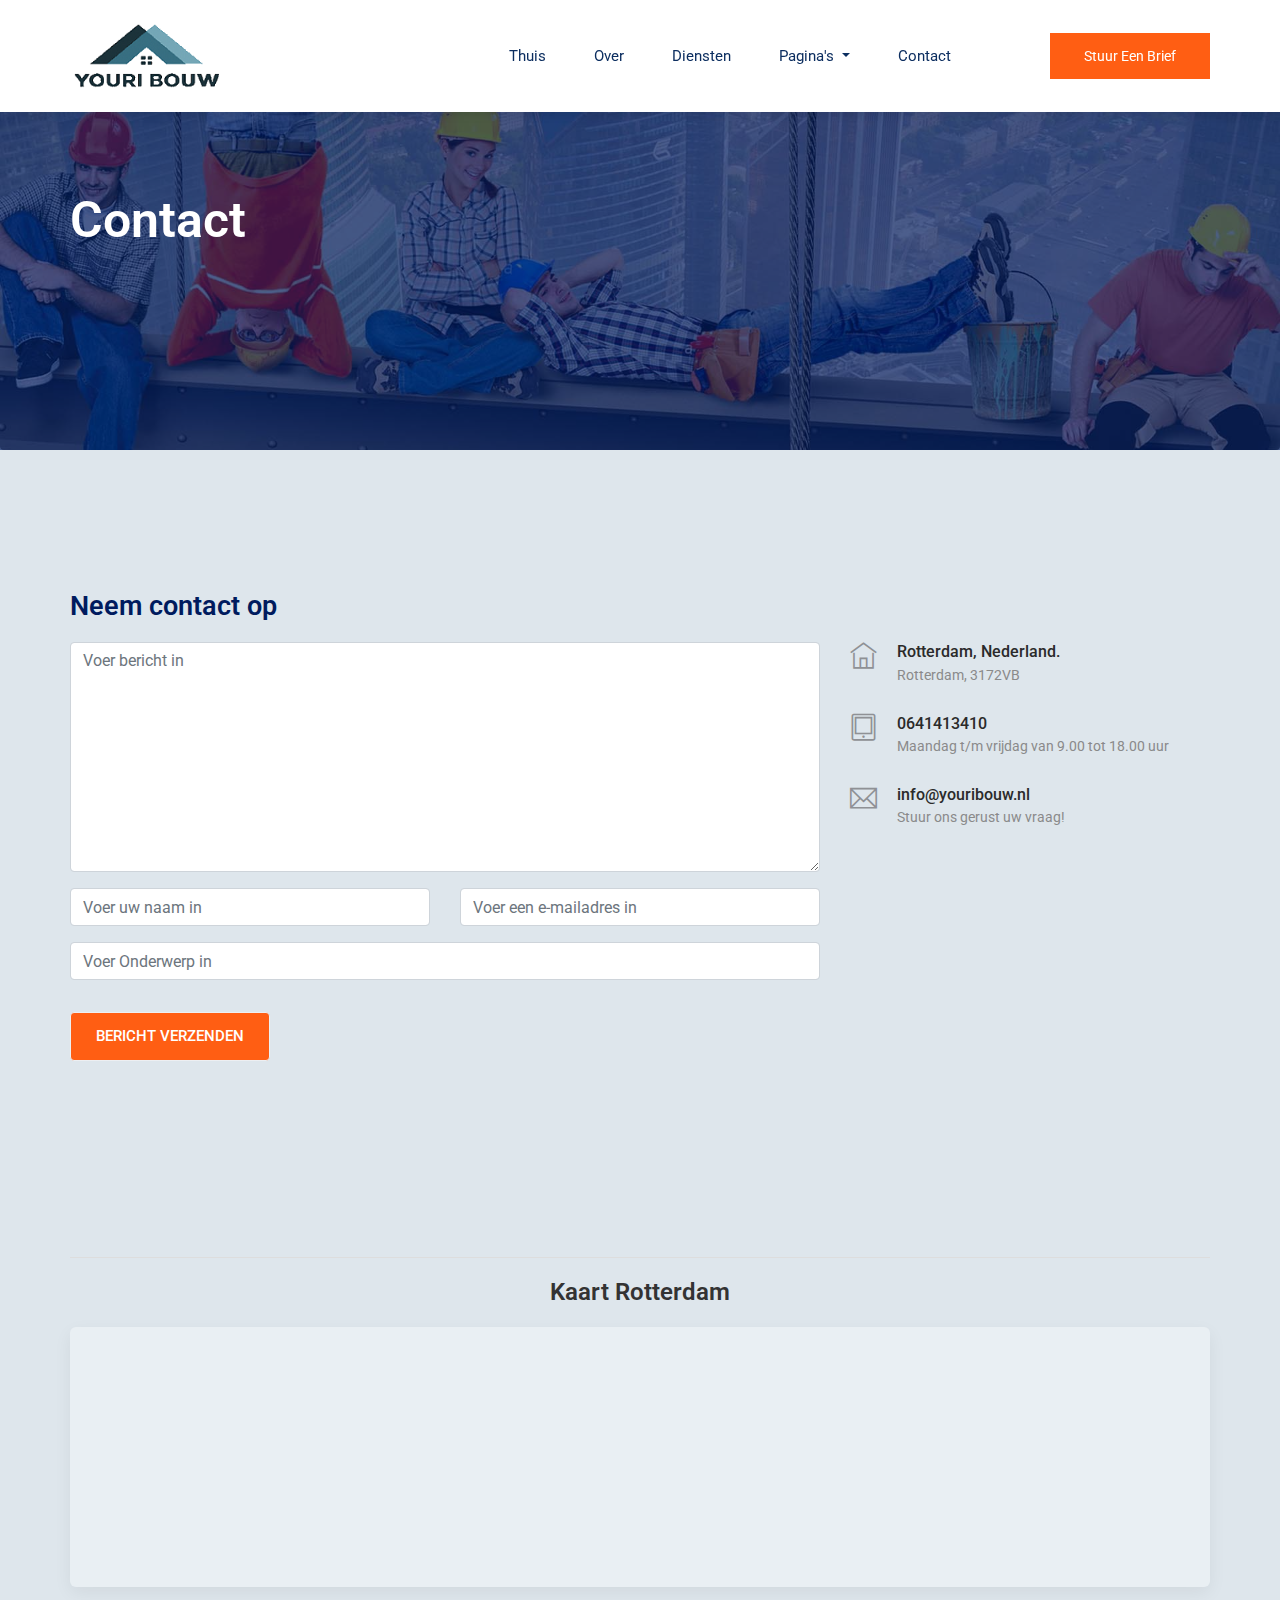
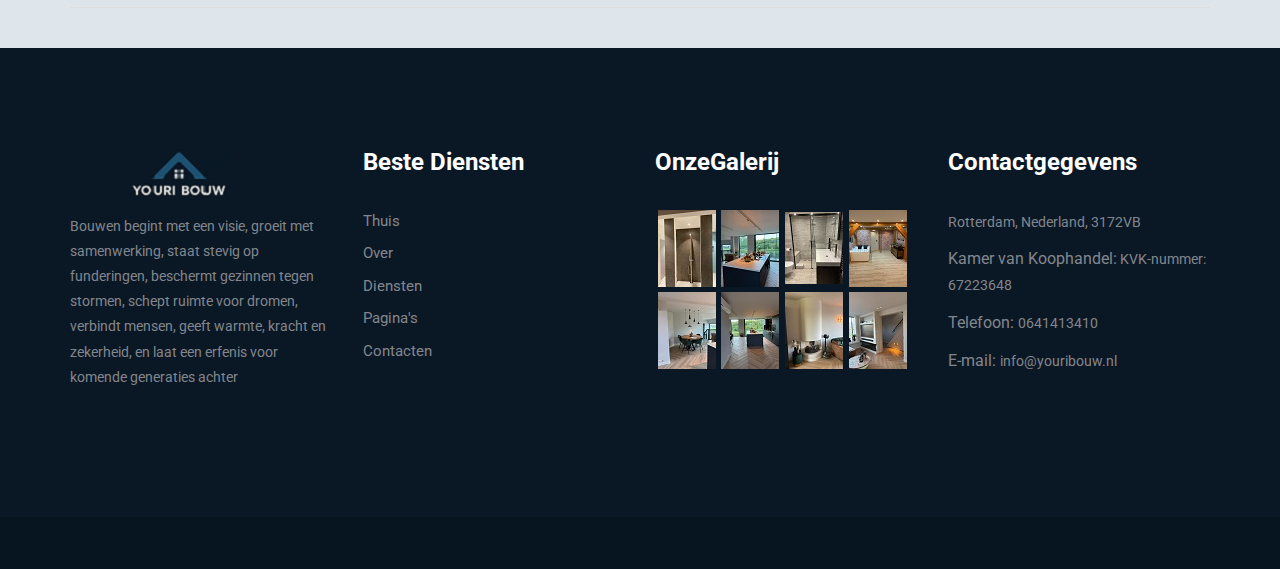
<file: contact.html>
<!doctype html>
<html lang="en">

<head>
    <!-- Required meta tags -->
    <meta charset="utf-8">
    <meta name="viewport" content="width=device-width, initial-scale=1, shrink-to-fit=no">
    <title>Youri Bouw </title>
    <link rel="icon" href="img/favicon.png">
    <!-- Bootstrap CSS -->
    <link rel="stylesheet" href="css/bootstrap.min.css">
    <!-- animate CSS -->
    <link rel="stylesheet" href="css/animate.css">
    <!-- owl carousel CSS -->
    <link rel="stylesheet" href="css/owl.carousel.min.css">
    <!-- themify CSS -->
    <link rel="stylesheet" href="css/themify-icons.css">
    <!-- flaticon CSS -->
    <link rel="stylesheet" href="css/flaticon.css">
    <!-- font awesome CSS -->
    <link rel="stylesheet" href="css/magnific-popup.css">
    <!-- swiper CSS -->
    <link rel="stylesheet" href="css/slick.css">
    <!-- style CSS -->
    <link rel="stylesheet" href="css/style.css">
	<link rel="stylesheet" href="css/project.css">
</head>

<body>
    <!--::header part start::-->
    <header class="main_menu home_menu logo__fon">
        <div class="container">
            <div class="row align-items-center">
                <div class="col-lg-12">
                    <nav class="navbar navbar-expand-lg navbar-light">
                        <a class="navbar-brand" href="index.html"> <img src="img/lagatip.png"width="153" height="72" alt="logo"> </a>
                        <button class="navbar-toggler" type="button" data-toggle="collapse"
                            data-target="#navbarSupportedContent" aria-controls="navbarSupportedContent"
                            aria-expanded="false" aria-label="Toggle navigation">
                            <span class="ti-menu"></span>
                        </button>

                        <div class="collapse navbar-collapse main-menu-item justify-content-end"
                            id="navbarSupportedContent">
                            <ul class="navbar-nav align-items-center">
                                <li class="nav-item">
                                    <a class="nav-link" href="index.html">Thuis</a>
                                </li>
                                <li class="nav-item">
                                    <a class="nav-link" href="about.html">Over</a>
                                </li>
                                <li class="nav-item">
                                    <a class="nav-link" href="services.html">diensten</a>
                                </li> 
                                <li class="nav-item dropdown">
                                    <a class="nav-link dropdown-toggle" href="blog.html" id="navbarDropdown" role="button" data-toggle="dropdown" aria-haspopup="true" aria-expanded="false">
                                        Pagina's
                                    </a>
                                    <div class="dropdown-menu" aria-labelledby="navbarDropdown">
                                        <a class="dropdown-item" href="project.html">project</a>
                                        <a class="dropdown-item" href="project_details.html">
                                         projectdetails</a>
                                    </div>
                                </li>
                                <li class="nav-item">
                                    <a class="nav-link" href="contact.html">Contact</a>
                                </li>
                                <li class="d-none d-lg-block">
                                    <a class="btn_1" href="contact.html#contact">Stuur een brief</a>
                                </li>
                            </ul>
                        </div>
                    </nav>
                </div>
            </div>
        </div>
    </header>
    <!-- Header part end-->
     
    <!-- breadcrumb start-->
    <section class="breadcrumb breadcrumb_bg align-items-center">
        <div class="container">
            <div class="row align-items-center justify-content-between">
                <div class="col-sm-6">
                    <div class="breadcrumb_tittle text-left">
                        <h2>contact</h2>
                    </div>
                </div>
            </div>
        </div>
    </section>
    <!-- breadcrumb start-->


  <!-- ================ contact section start ================= -->
 <section id="contact" class="contact-section section_padding">
  <div class="container">
    <div class="row">
      <div class="col-12">
        <h2 class="contact-title">Neem contact op</h2>
      </div>

      <div class="col-lg-8">
        <!-- Форма отправляет на contact_process.php -->
       <form action="https://api.web3forms.com/submit" method="POST" class="contact_form">
  <!-- 🔑 Твой уникальный ключ Web3Forms -->
  <input type="hidden" name="access_key" value="dcf87982-3d56-4a8f-a0ac-fc1a046040af">

  <!-- Куда придут письма -->
  <input type="hidden" name="to" value="info@youribouw.nl">

  <div class="row">
    <div class="col-12">
      <div class="form-group">
        <textarea class="form-control w-100" name="message" cols="30" rows="9" 
          placeholder="Voer bericht in" required></textarea>
      </div>
    </div>
    <div class="col-sm-6">
      <div class="form-group">
        <input class="form-control" name="name" type="text" 
          placeholder="Voer uw naam in" required>
      </div>
    </div>
    <div class="col-sm-6">
      <div class="form-group">
        <input class="form-control" name="email" type="email" 
          placeholder="Voer een e-mailadres in" required>
      </div>
    </div>
    <div class="col-12">
      <div class="form-group">
        <input class="form-control" name="subject" type="text" 
          placeholder="Voer Onderwerp in" required>
      </div>
    </div>
  </div>

  <div class="form-group mt-3">
    <button type="submit" class="button button-contactForm btn_1">
      Bericht verzenden
    </button>
  </div>
</form>


        <!-- Вывод результата AJAX / ошибок -->
        <div id="result" role="status" aria-live="polite"></div>
      </div>

      <div class="col-lg-4">
        <div class="media contact-info">
          <span class="contact-info__icon"><i class="ti-home"></i></span>
          <div class="media-body">
            <h3>Rotterdam, Nederland.</h3>
            <p>Rotterdam, 3172VB</p>
          </div>
        </div>
        <div class="media contact-info">
          <span class="contact-info__icon"><i class="ti-tablet"></i></span>
          <div class="media-body">
            <h3>0641413410</h3>
            <p>Maandag t/m vrijdag van 9.00 tot 18.00 uur</p>
          </div>
        </div>
        <div class="media contact-info">
          <span class="contact-info__icon"><i class="ti-email"></i></span>
          <div class="media-body">
            <h3>info@youribouw.nl</h3>
            <p>Stuur ons gerust uw vraag!</p>
          </div>
        </div>
      </div>

    </div>
  </div>
</section>


  <!-- ================ Карта Rotterdam ================= -->
<div class="container">
  <div class="row">
    <div class="col-12">

      <!-- Разделительная линия сверху -->
      <hr style="margin:40px 0 20px; border:0; border-top:1px solid #ddd;">

      <!-- Заголовок -->
      <h3 style="text-align:center; margin-bottom:20px; font-weight:600; color:#333;">
        Kaart Rotterdam
      </h3>

      <!-- Карта -->
      <div class="map-full-wrapper">
        <iframe
          src="https://www.google.com/maps?q=Rotterdam,+Nederland&output=embed"
          title="Rotterdam map"
          loading="lazy"
          referrerpolicy="no-referrer-when-downgrade"
          allowfullscreen></iframe>
      </div>

      <!-- Разделительная линия снизу -->
      <hr style="margin:20px 0 40px; border:0; border-top:1px solid #ddd;">

    </div>
  </div>
</div>

<style>
  .map-full-wrapper {
    width: 100%;
    height: 260px;            /* высота на десктопе */
    border-radius: 6px;
    overflow: hidden;
    box-shadow: 0 6px 18px rgba(0,0,0,0.06);
    background: #e9eff3;
  }

  .map-full-wrapper iframe {
    width: 100%;
    height: 100%;
    border: 0;
    display: block;
  }

  /* Адаптив */
  @media (max-width: 991.98px) {
    .map-full-wrapper { height: 300px; }
  }

  @media (max-width: 575.98px) {
    .map-full-wrapper { height: 340px; }
  }
</style>
<!-- ================ end Карта Rotterdam ================= -->


<!-- footer part start-->
  <footer class="banner_text_iner footer-area">
        <div class="container">
            <div class="row justify-content-between">
                <div class="col-sm-6 col-md-4 col-xl-3">
                    <div class="single-footer-widget footer_1">
                        <a href="index.html"> <img src="img/logo2.png" alt=""> </a>
                        <p>Bouwen begint met een visie, groeit met samenwerking, staat stevig op funderingen, beschermt gezinnen tegen stormen, schept ruimte voor dromen, verbindt mensen, geeft warmte, kracht en zekerheid, en laat een erfenis voor komende generaties achter</p>
                    </div>
                </div>
                <div class="col-xl-3 col-sm-6 col-md-4">
                    <div class="single-footer-widget footer_2">
                        <h4>Beste diensten</h4>
                        <div class="contact_info">
                            <ul>
                                <li>
                                    <a href="index.html">Thuis</a>
                                </li>
                                <li>
                                    <a href="about.html">Over</a>
                                </li>
                                <li>
                                    <a href="services.html">Diensten</a>
                                </li>
                                <li>
                                    <a href="project_details.html">Pagina's</a>
                                </li>
                                <li>
                                    <a href="contact.html">Contacten</a>
                                </li>
                            </ul>
                        </div>
                    </div>
                </div>
                <div class="col-xl-3 col-sm-6 col-md-4">
                    <div class="single-footer-widget footer_2">
                        <h4>OnzeGalerij</h4>
                        <div class="footer_img">
                            <a href="project.html#project"><img src="img/footer_img/footer1.jpeg" alt=""></a>
                            <a href="project.html#project"><img src="img/footer_img/footer2.jpeg" alt=""></a>
                            <a href="project.html#project"><img src="img/footer_img/footer3.jpeg" alt=""></a>
                            <a href="project.html#project"><img src="img/footer_img/footer4.jpeg" alt=""></a>
                            <a href="project.html#project"><img src="img/footer_img/footer5.jpeg" alt=""></a>
                            <a href="project.html#project"><img src="img/footer_img/footer6.jpeg" alt=""></a>
                            <a href="project.html#project"><img src="img/footer_img/footer7.jpeg" alt=""></a>
                            <a href="project.html#project"><img src="img/footer_img/footer8.jpeg" alt=""></a>
                        </div>
                    </div>
                </div>
                <div class="col-xl-3 col-sm-6 col-md-4">
                    <div class="single-footer-widget footer_2">
                        <h4>Contactgegevens</h4>
                        <div class="contact_info"> 
                            <p>Rotterdam, Nederland, 3172VB</p>
                            <p><span> Kamer van Koophandel:</span> KVK-nummer: 67223648 </p>
                            <p><span>Telefoon: </span>  0641413410</p>
                            <p><span> E-mail:  </span> info@youribouw.nl </p>
                        </div>
                    </div>
                </div>
            </div>

        </div>
        <div class="container-fluid">
            <div class="row">
                <div class="col-lg-12">
                    <div class="copyright_part_text text-center">
                        <div class="row">
                            <div class="col-lg-12">
                               
                            </div>
                        </div>
                    </div>
                </div>
            </div>
        </div>
    </footer>
<!-- footer part end-->

<!-- jquery plugins here-->
<!-- jquery -->
<script src="js/jquery-1.12.1.min.js"></script>
<!-- popper js -->
<script src="js/popper.min.js"></script>
<!-- bootstrap js -->
<script src="js/bootstrap.min.js"></script>
<!-- easing js -->
<script src="js/jquery.magnific-popup.js"></script>
<!-- swiper js -->
<script src="js/swiper.min.js"></script>
<!-- isotope js -->
<script src="js/isotope.pkgd.min.js"></script>
<!-- particles js -->
<script src="js/owl.carousel.min.js"></script>
<script src="js/jquery.nice-select.min.js"></script>
<!-- swiper js -->
<script src="js/slick.min.js"></script>
<script src="js/jquery.counterup.min.js"></script>
<script src="js/waypoints.min.js"></script>
<!-- custom js -->
<script src="js/custom.js"></script>
</body>

</html>
</file>
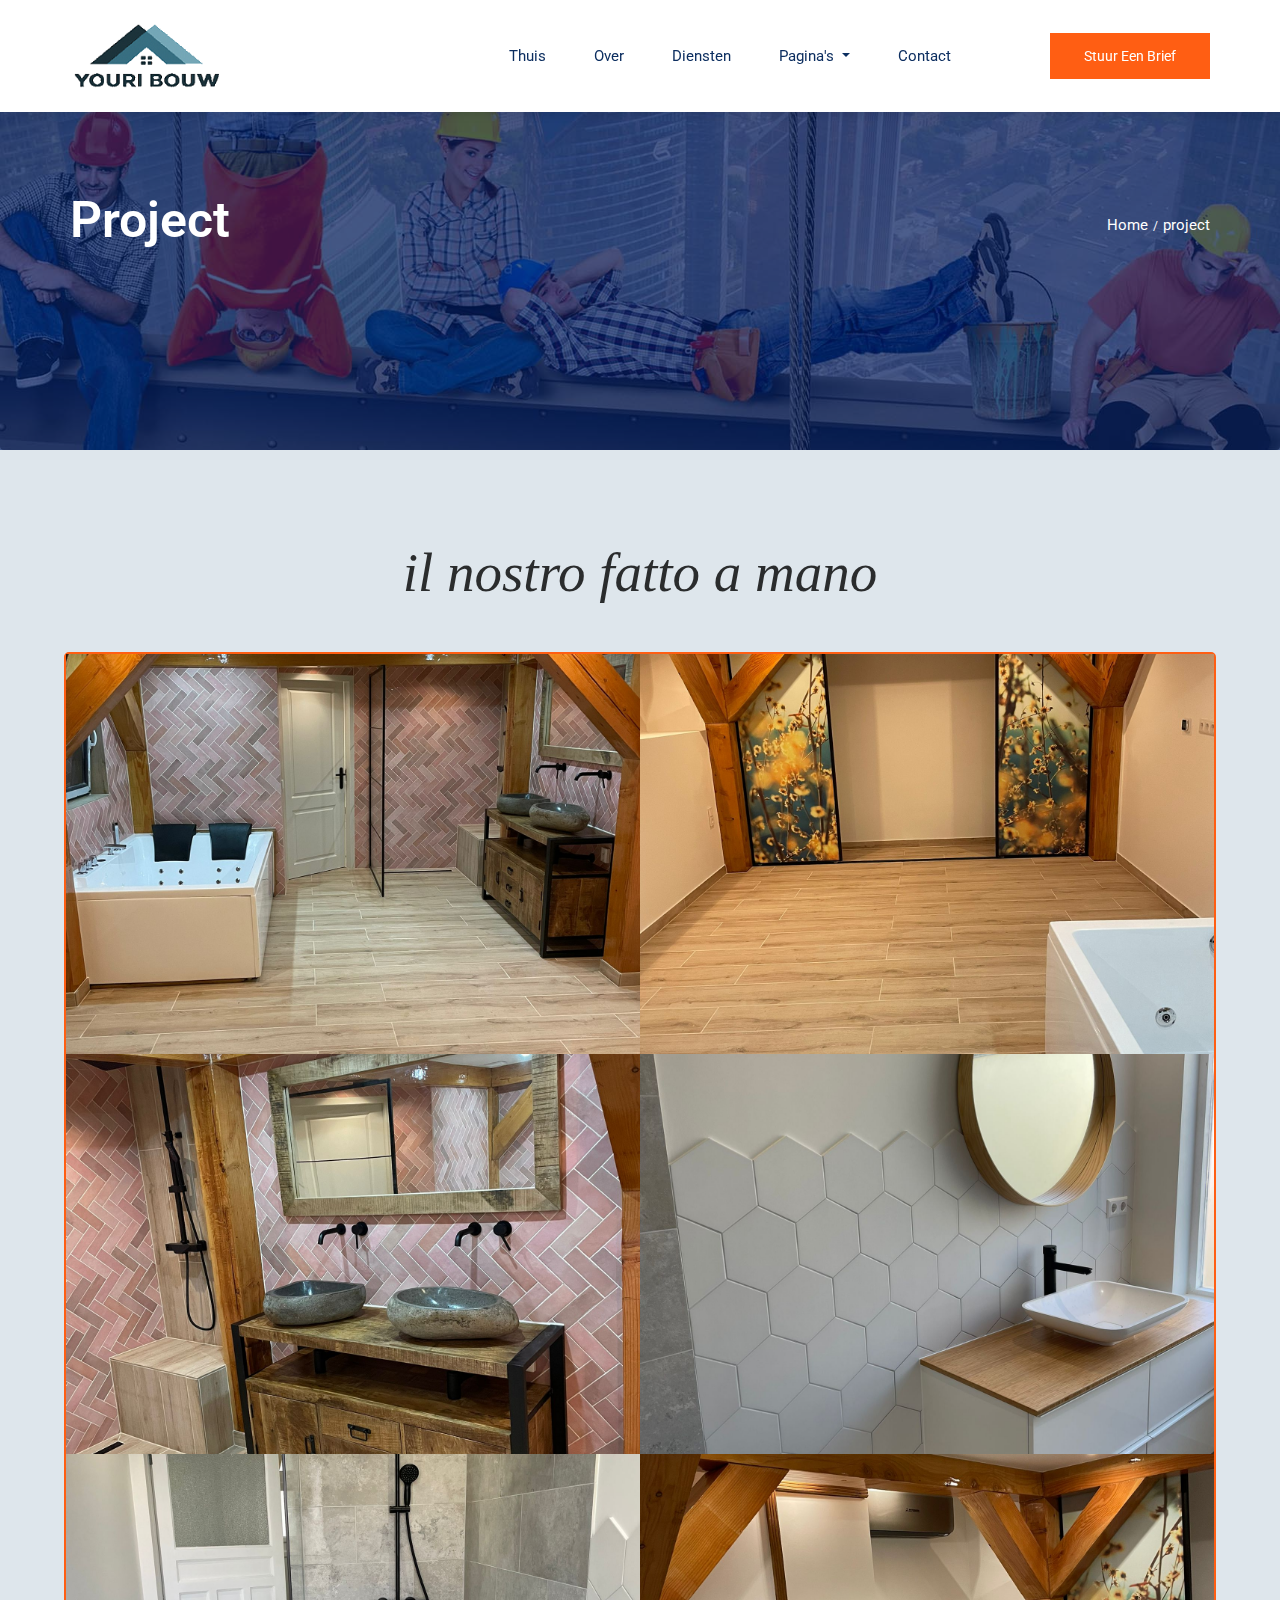
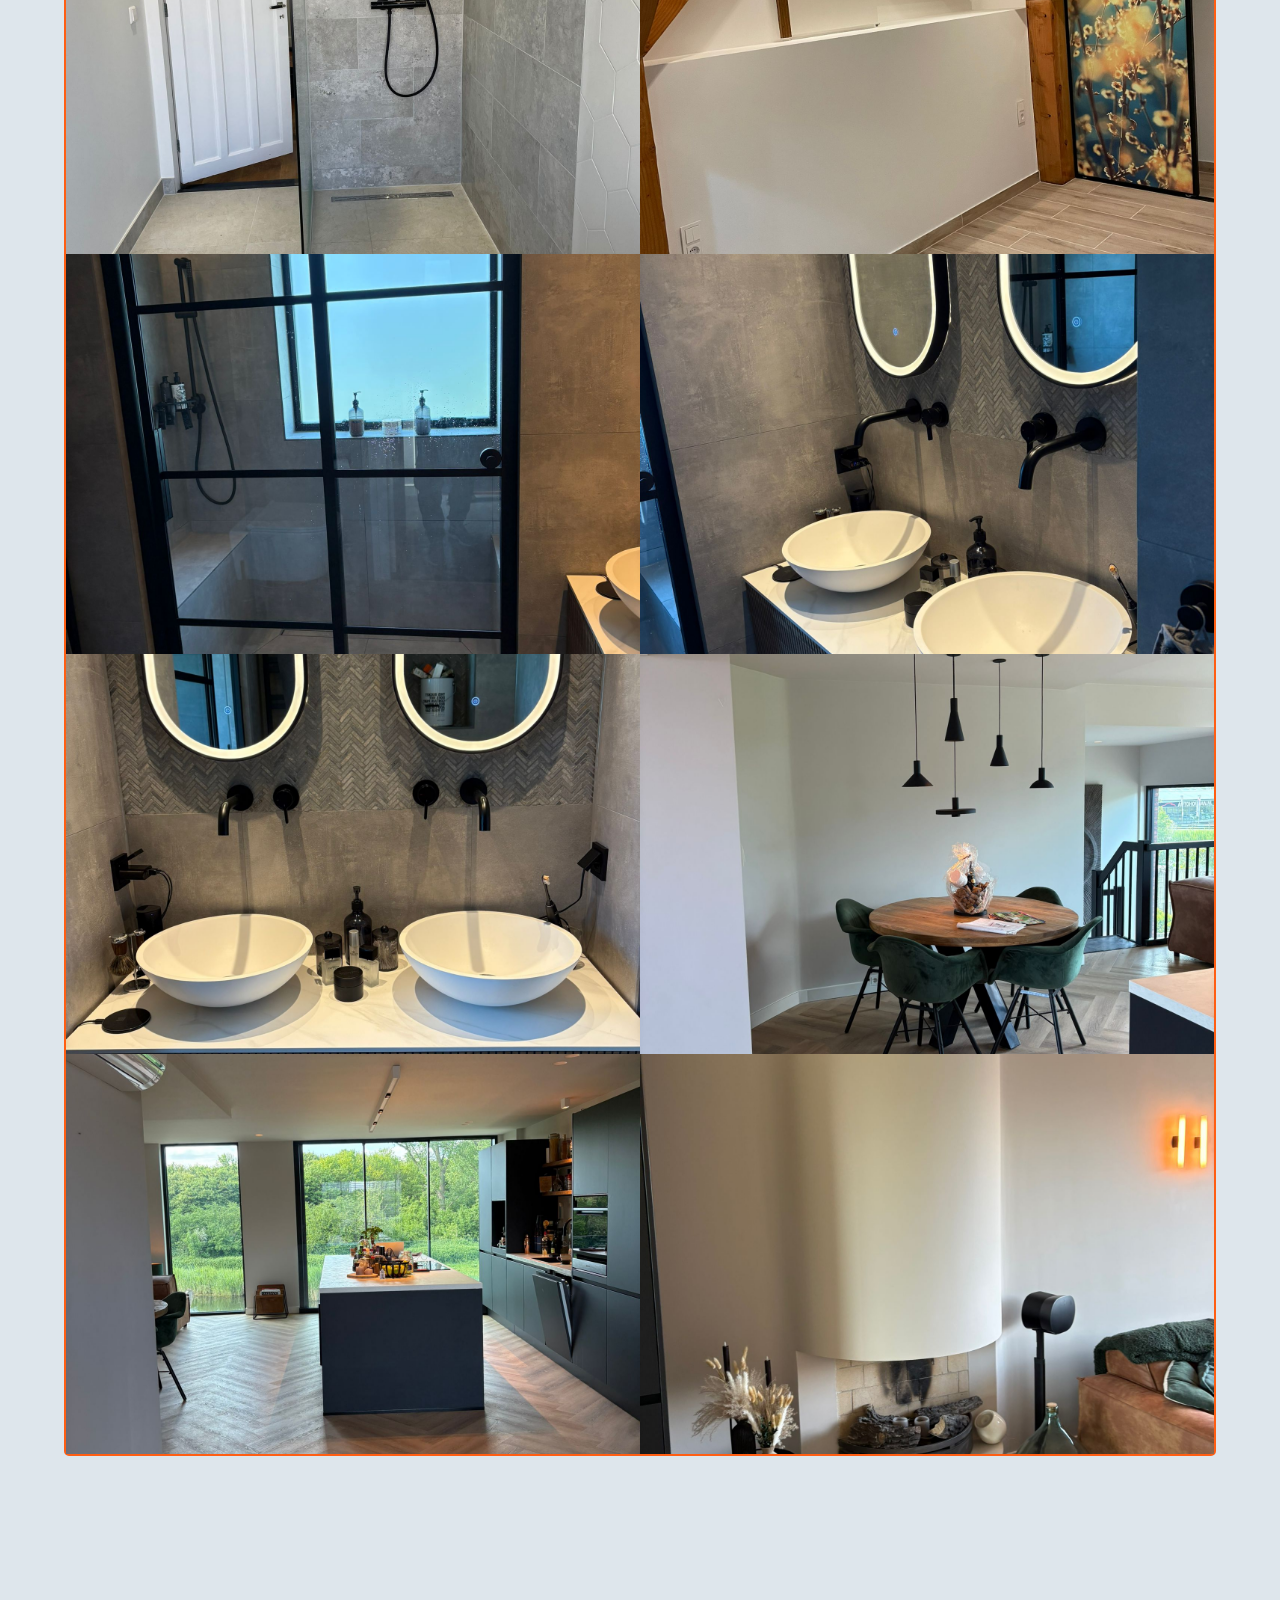
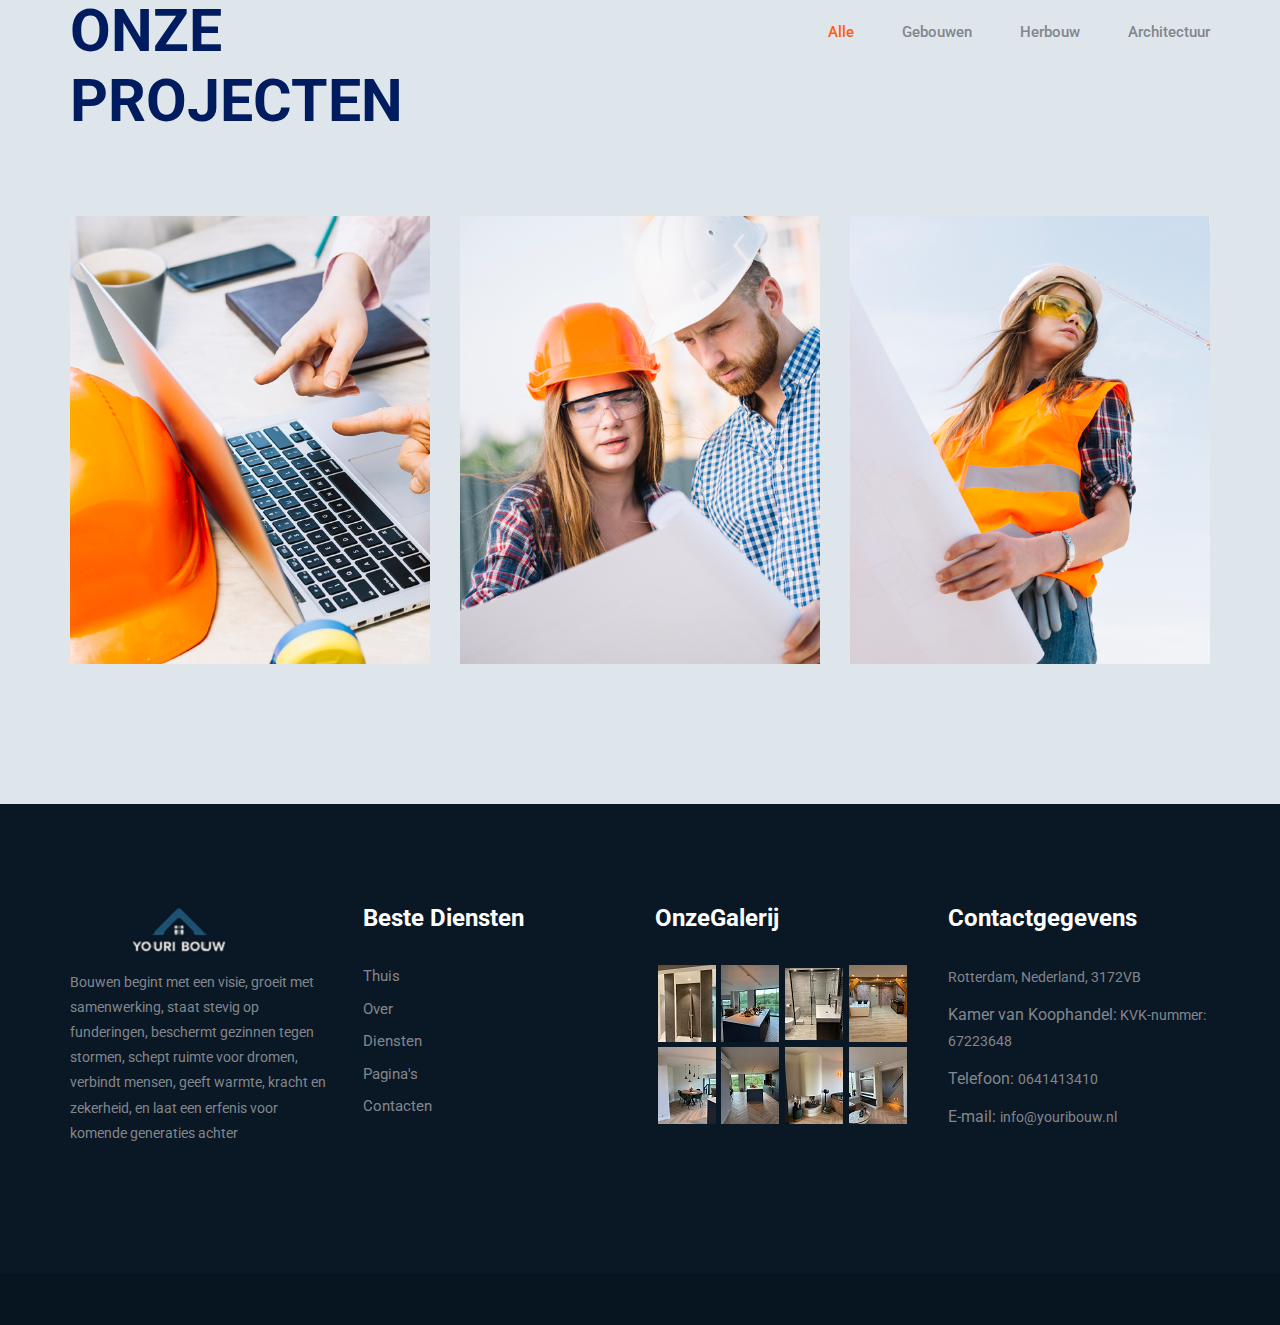
<file: project.html>
<!doctype html>
<html lang="en">

<head>
    <!-- Required meta tags -->
    <meta charset="utf-8">
    <meta name="viewport" content="width=device-width, initial-scale=1, shrink-to-fit=no">
    <title>Youri Bouw </title>
    <link rel="icon" href="img/favicon.png">
    <!-- Bootstrap CSS -->
    <link rel="stylesheet" href="css/bootstrap.min.css">
    <!-- animate CSS -->
    <link rel="stylesheet" href="css/animate.css">
    <!-- owl carousel CSS -->
    <link rel="stylesheet" href="css/owl.carousel.min.css">
    <!-- themify CSS -->
    <link rel="stylesheet" href="css/themify-icons.css">
    <!-- flaticon CSS -->
    <link rel="stylesheet" href="css/flaticon.css">
    <!-- font awesome CSS -->
    <link rel="stylesheet" href="css/magnific-popup.css">
    <!-- swiper CSS -->
    <link rel="stylesheet" href="css/slick.css">
    <!-- style CSS -->
    <link rel="stylesheet" href="css/style.css">
    <link rel="stylesheet" href="css/project.css">
</head>

<body>
    <!--::header part start::-->
     <header class="main_menu home_menu logo__fon">
        <div class="container">
            <div class="row align-items-center">
                <div class="col-lg-12">
                    <nav class="navbar navbar-expand-lg navbar-light">
                        <a class="navbar-brand" href="index.html"> <img src="img/lagatip.png"width="153" height="72" alt="logo"> </a>
                        <button class="navbar-toggler" type="button" data-toggle="collapse"
                            data-target="#navbarSupportedContent" aria-controls="navbarSupportedContent"
                            aria-expanded="false" aria-label="Toggle navigation">
                            <span class="ti-menu"></span>
                        </button>

                        <div class="collapse navbar-collapse main-menu-item justify-content-end"
                            id="navbarSupportedContent">
                            <ul class="navbar-nav align-items-center">
                                <li class="nav-item">
                                    <a class="nav-link" href="index.html">Thuis</a>
                                </li>
                                <li class="nav-item">
                                    <a class="nav-link" href="about.html">Over</a>
                                </li>
                                <li class="nav-item">
                                    <a class="nav-link" href="services.html">diensten</a>
                                </li> 
                                <li class="nav-item dropdown">
                                    <a class="nav-link dropdown-toggle" href="" id="navbarDropdown" role="button" data-toggle="dropdown" aria-haspopup="true" aria-expanded="false">
                                        Pagina's
                                    </a>
                                    <div class="dropdown-menu" aria-labelledby="navbarDropdown">
                                        <a class="dropdown-item" href="project.html">project</a>
                                        <a class="dropdown-item" href="project_details.html">
                                         projectdetails</a>
                                    </div>
                                </li>
                                <li class="nav-item">
                                    <a class="nav-link" href="contact.html">Contact</a>
                                </li>
                               <li class="d-none d-lg-block">
                                    <a class="btn_1" href="contact.html#contact">Stuur een brief</a>
                                </li>
                            </ul>
                        </div>
                    </nav>
                </div>
            </div>
        </div>
    </header>
    <!-- Header part end-->

    <!-- breadcrumb start-->
    <section class="breadcrumb breadcrumb_bg align-items-center">
        <div class="container">
            <div class="row align-items-center justify-content-between">
                <div class="col-sm-6">
                    <div class="breadcrumb_tittle text-left">
                        <h2>project</h2>
                    </div>
                </div>
                <div class="col-sm-6">
                    <div class="breadcrumb_content text-right">
                        <p>Home<span>/</span>project</p>
                    </div>
                </div>
            </div>
        </div>
    </section>
    <!-- breadcrumb end-->

    <!--slayd_start-->
    <div class="header">
        <div id="project" class="header__contenet">
            <h1 class="header__text">il nostro fatto a mano</h1>
        </div>
    </div>

    <div class="galley">
        <div class="galley__card">
            <img class="galley__card_pic" src="img/New_project/project1.jpeg" alt="malish">
        </div>
        <div class="galley__card">
            <img class="galley__card_pic" src="img/New_project/project2.jpeg" alt="malish">
        </div>
        <div class="galley__card">
            <img class="galley__card_pic" src="img/New_project/project3.jpeg" alt="malish">
        </div>
        <div class="galley__card">
            <img class="galley__card_pic" src="img/New_project/project4.jpeg" alt="malish">
        </div>
        <div class="galley__card">
            <img class="galley__card_pic" src="img/New_project/project5.jpeg" alt="malish">
        </div>
        <div class="galley__card">
            <img class="galley__card_pic" src="img/New_project/project6.jpeg" alt="malish">
        </div>
        <div class="galley__card">
            <img class="galley__card_pic" src="img/New_project/project7.jpeg" alt="malish">
        </div>
        <div class="galley__card">
            <img class="galley__card_pic" src="img/New_project/project8.jpeg" alt="malish">
        </div>
        <div class="galley__card">
            <img class="galley__card_pic" src="img/New_project/project9.jpeg" alt="malish">
        </div>
        <div class="galley__card">
            <img class="galley__card_pic" src="img/New_project/project10.jpeg" alt="malish">
        </div>
        <div class="galley__card">
            <img class="galley__card_pic" src="img/New_project/project11.jpeg" alt="malish">
        </div>
        <div class="galley__card">
            <img class="galley__card_pic" src="img/New_project/project12.jpeg" alt="malish">
        </div>
    </div>

    <div class="slider">
        <div class="slider__container">
            <button class="slider__btn slider__btn_left">
                <img src="img/left-pm.png" alt="strelka">
            </button>
            <button class="slider__btn slider__btn_right">
                <img src="img/right.pm.png" alt="strelka">
            </button>
        </div>
        <button class="slider__close">
            <img src="img/close-pm.png" alt="close">
        </button>
    </div>
    <!--slayd_end-->

    <!-- our_project part start-->
    <section class="our_project section_padding" id="portfolio">
        <div class="container">
            <div class="row justify-content-between">
                <div class="col-lg-5 col-sm-10">
                    <div class="section_tittle">
                        <h2>ONZE PROJECTEN</h2>
                    </div>
                </div>
                <div class="col-lg-6 col-sm-10">
                    <div class="filters portfolio-filter project_menu_item">
                        <ul>
                            <li class="active" data-filter="*">Alle</li>
                            <li data-filter=".buildings">Gebouwen</li>
                            <li data-filter=".rebuild">Herbouw</li>
                            <li data-filter=".architecture">Architectuur</li>
                        </ul>
                    </div>
                </div>
            </div>
            <div class="filters-content">
                <div class="row justify-content-between portfolio-grid">
                    <div class="col-lg-4 col-sm-6 all buildings">
                        <div class="single_our_project">
                            <div class="single_offer">
                                <img src="img/project_1.png" alt="offer_img_1">
                                <div class="hover_text">
                                    <p>project</p>
                                    <a href="project.html#project"><h2>Advies en ontwerp</h2></a>
                                </div>
                            </div>
                        </div>
                    </div>
                    <div class="col-lg-4 col-sm-6 all rebuild">
                        <div class="single_our_project">
                            <div class="single_offer">
                                <img src="img/project_2.png" alt="offer_img_1">
                                <div class="hover_text">
                                    <p>Openingstijden</p>
                                    <a href="project_details.html#pooject_detals"><h2>Renovatie en reparatie</h2></a>
                                </div>
                            </div>
                        </div>
                    </div>
                    <div class="col-lg-4 col-sm-6 all architecture">
                        <div class="single_our_project">
                            <div class="single_offer">
                                <img src="img/project_3.png" alt="offer_img_1">
                                <div class="hover_text">
                                    <p>ONZE DIENSTEN</p>
                                    <a href="services.html#DIENSTEN"><h2>Flexibel systeem</h2></a>
                                </div>
                            </div>
                        </div>
                    </div>
                </div>
            </div>
        </div>
    </section>
    <!-- our_project part end-->

    <!-- footer part start-->
     <footer class="banner_text_iner footer-area">
        <div class="container">
            <div class="row justify-content-between">
                <div class="col-sm-6 col-md-4 col-xl-3">
                    <div class="single-footer-widget footer_1">
                        <a href="index.html"> <img src="img/logo2.png" alt=""> </a>
                        <p>Bouwen begint met een visie, groeit met samenwerking, staat stevig op funderingen, beschermt gezinnen tegen stormen, schept ruimte voor dromen, verbindt mensen, geeft warmte, kracht en zekerheid, en laat een erfenis voor komende generaties achter</p>
                    </div>
                </div>
                <div class="col-xl-3 col-sm-6 col-md-4">
                    <div class="single-footer-widget footer_2">
                        <h4>Beste diensten</h4>
                        <div class="contact_info">
                            <ul>
                                <li>
                                    <a href="index.html">Thuis</a>
                                </li>
                                <li>
                                    <a href="about.html">Over</a>
                                </li>
                                <li>
                                    <a href="services.html">Diensten</a>
                                </li>
                                <li>
                                    <a href="project_details.html">Pagina's</a>
                                </li>
                                <li>
                                    <a href="contact.html">Contacten</a>
                                </li>
                            </ul>
                        </div>
                    </div>
                </div>
                <div class="col-xl-3 col-sm-6 col-md-4">
                    <div class="single-footer-widget footer_2">
                        <h4>OnzeGalerij</h4>
                        <div class="footer_img">
                            <a href="project.html#project"><img src="img/footer_img/footer1.jpeg" alt=""></a>
                            <a href="project.html#project"><img src="img/footer_img/footer2.jpeg" alt=""></a>
                            <a href="project.html#project"><img src="img/footer_img/footer3.jpeg" alt=""></a>
                            <a href="project.html#project"><img src="img/footer_img/footer4.jpeg" alt=""></a>
                            <a href="project.html#project"><img src="img/footer_img/footer5.jpeg" alt=""></a>
                            <a href="project.html#project"><img src="img/footer_img/footer6.jpeg" alt=""></a>
                            <a href="project.html#project"><img src="img/footer_img/footer7.jpeg" alt=""></a>
                            <a href="project.html#project"><img src="img/footer_img/footer8.jpeg" alt=""></a>
                        </div>
                    </div>
                </div>
                <div class="col-xl-3 col-sm-6 col-md-4">
                    <div class="single-footer-widget footer_2">
                        <h4>Contactgegevens</h4>
                        <div class="contact_info"> 
                            <p>Rotterdam, Nederland, 3172VB</p>
                            <p><span> Kamer van Koophandel:</span> KVK-nummer: 67223648 </p>
                            <p><span>Telefoon: </span>  0641413410</p>
                            <p><span> E-mail:  </span> info@youribouw.nl </p>
                        </div>
                    </div>
                </div>
            </div>

        </div>
        <div class="container-fluid">
            <div class="row">
                <div class="col-lg-12">
                    <div class="copyright_part_text text-center">
                        <div class="row">
                            <div class="col-lg-12">
                               
                            </div>
                        </div>
                    </div>
                </div>
            </div>
        </div>
    </footer>
    <!-- footer part end-->

    <!-- jquery plugins here-->
    <!-- <script src="js/jquery-1.12.1.min.js"></script> -->
    <!-- <script src="js/popper.min.js"></script> -->
    <!-- <script src="js/bootstrap.min.js"></script> -->
    <!-- <script src="js/jquery.magnific-popup.js"></script> -->
    <!-- <script src="js/swiper.min.js"></script> -->
    <!-- <script src="js/isotope.pkgd.min.js"></script> -->
    <!-- <script src="js/owl.carousel.min.js"></script> -->
    <!-- <script src="js/jquery.nice-select.min.js"></script> -->
    <!-- <script src="js/slick.min.js"></script> -->
    <!-- <script src="js/jquery.counterup.min.js"></script> -->
    <!-- <script src="js/waypoints.min.js"></script> -->
    <!-- <script src="js/custom.js"></script> -->
    <script src="js/lab.js"></script>
</body>

</html>
</file>
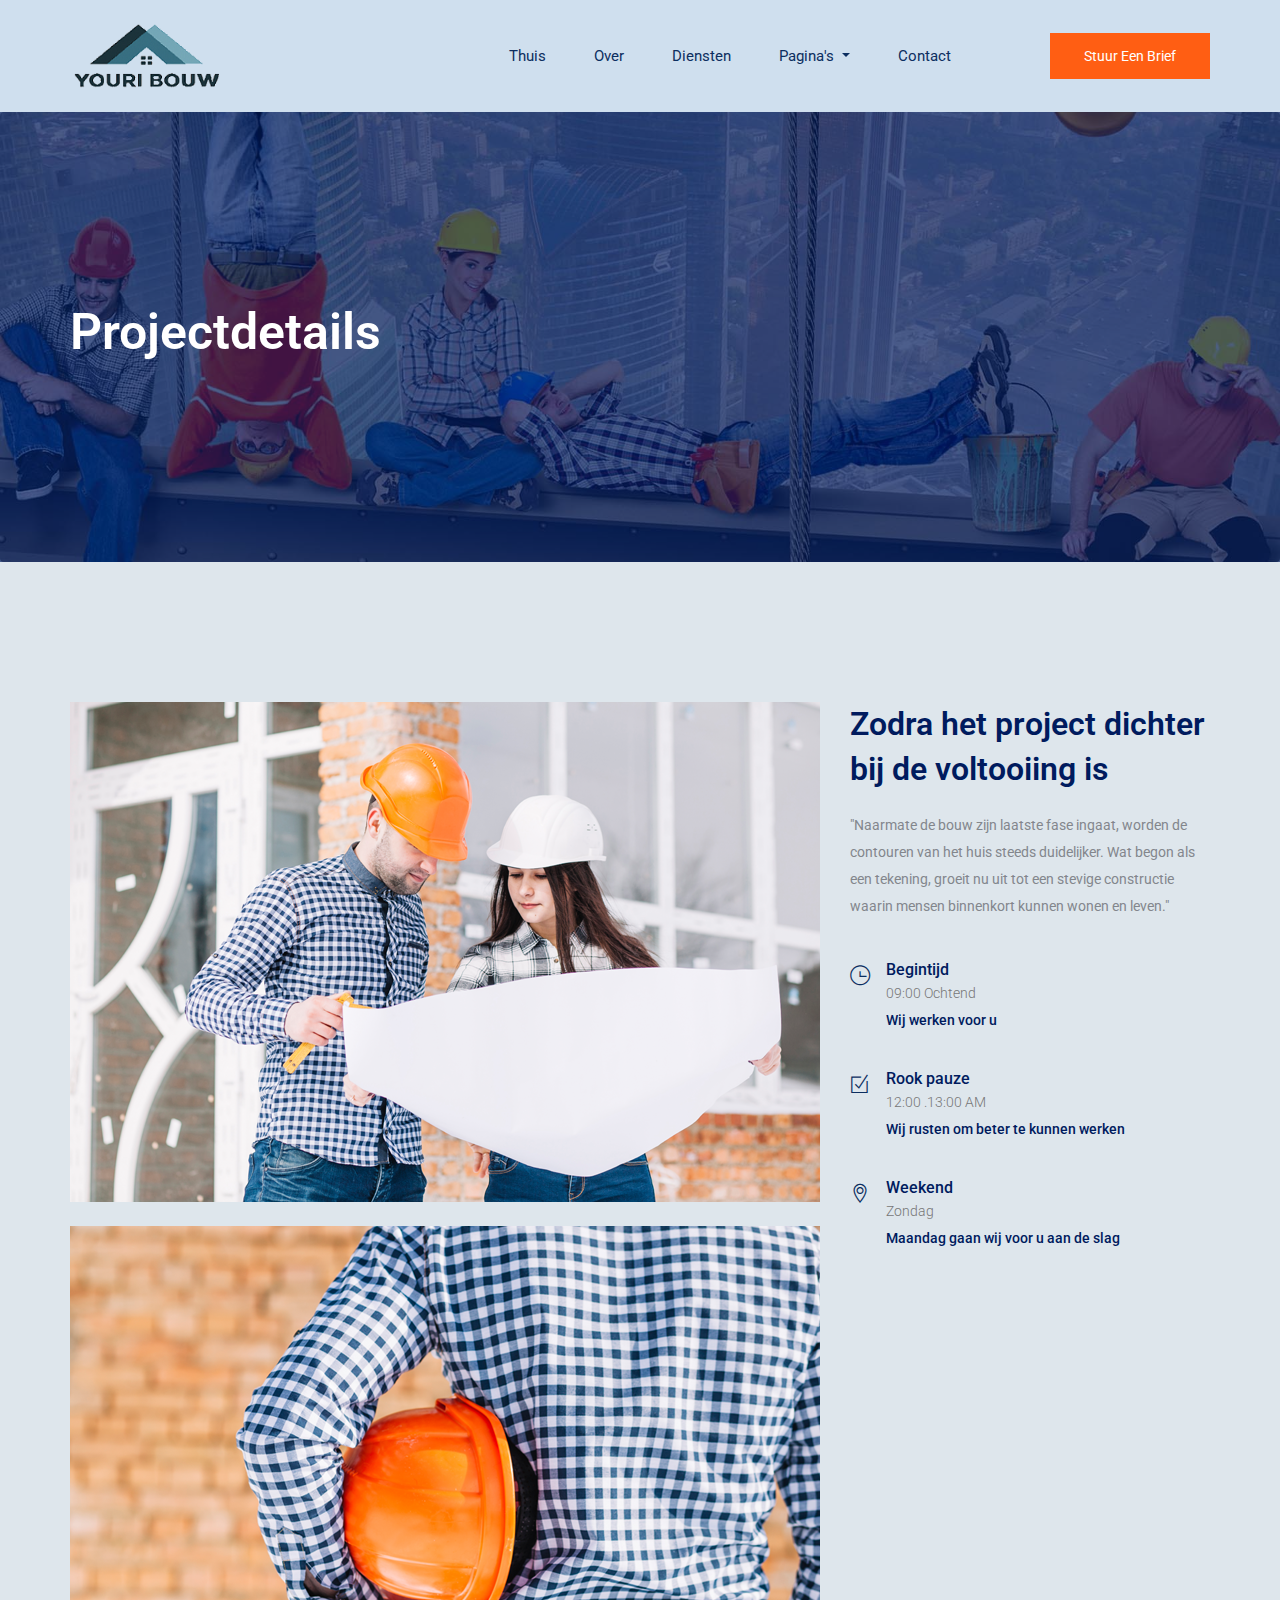
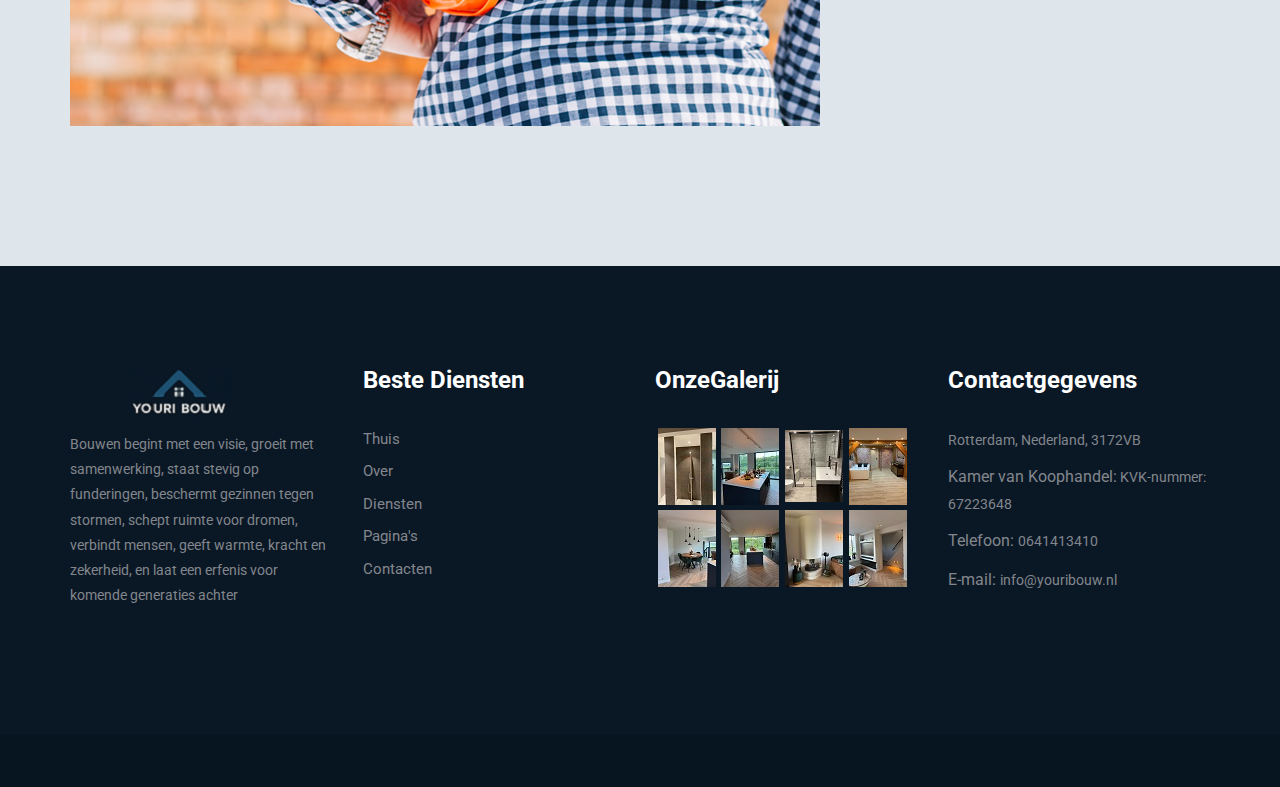
<file: project_details.html>
<!doctype html>
<html lang="en">

<head>
    <!-- Required meta tags -->
    <meta charset="utf-8">
    <meta name="viewport" content="width=device-width, initial-scale=1, shrink-to-fit=no">
    <title>Youri Bouw</title>
    <link rel="icon" href="img/favicon.png">
    <!-- Bootstrap CSS -->
    <link rel="stylesheet" href="css/bootstrap.min.css">
    <!-- animate CSS -->
    <link rel="stylesheet" href="css/animate.css">
    <!-- owl carousel CSS -->
    <link rel="stylesheet" href="css/owl.carousel.min.css">
    <!-- themify CSS -->
    <link rel="stylesheet" href="css/themify-icons.css">
    <!-- flaticon CSS -->
    <link rel="stylesheet" href="css/flaticon.css">
    <!-- font awesome CSS -->
    <link rel="stylesheet" href="css/magnific-popup.css">
    <!-- swiper CSS -->
    <link rel="stylesheet" href="css/slick.css">
    <!-- style CSS -->
    <link rel="stylesheet" href="css/style.css">
</head>

<body>
    <!--::header part start::-->
     <header class="main_menu home_menu logo__fon">
        <div class="container">
            <div class="row align-items-center">
                <div class="col-lg-12">
                    <nav class="navbar navbar-expand-lg navbar-light">
                        <a class="navbar-brand" href="index.html"> <img src="img/lagatip.png"width="153" height="72" alt="logo"> </a>
                        <button class="navbar-toggler" type="button" data-toggle="collapse"
                            data-target="#navbarSupportedContent" aria-controls="navbarSupportedContent"
                            aria-expanded="false" aria-label="Toggle navigation">
                            <span class="ti-menu"></span>
                        </button>

                        <div class="collapse navbar-collapse main-menu-item justify-content-end"
                            id="navbarSupportedContent">
                            <ul class="navbar-nav align-items-center">
                                <li class="nav-item">
                                    <a class="nav-link" href="index.html">Thuis</a>
                                </li>
                                <li class="nav-item">
                                    <a class="nav-link" href="about.html">Over</a>
                                </li>
                                <li class="nav-item">
                                    <a class="nav-link" href="services.html">diensten</a>
                                </li> 
                                <li class="nav-item dropdown">
                                    <a class="nav-link dropdown-toggle" href="blog.html" id="navbarDropdown" role="button" data-toggle="dropdown" aria-haspopup="true" aria-expanded="false">
                                        Pagina's
                                    </a>
                                    <div class="dropdown-menu" aria-labelledby="navbarDropdown">
                                        <a class="dropdown-item" href="project.html">project</a>
                                        <a class="dropdown-item" href="project_details.html">
                                         projectdetails</a>
                                    </div>
                                </li>
                                <li class="nav-item">
                                    <a class="nav-link" href="contact.html">Contact</a>
                                </li>
                                <li class="d-none d-lg-block">
                                    <a class="btn_1" href="contact.html#contact">Stuur een brief</a>
                                </li>
                            </ul>
                        </div>
                    </nav>
                </div>
            </div>
        </div>
    </header>
    <!-- Header part end-->

    <!-- breadcrumb start-->
    <section class="breadcrumb breadcrumb_bg align-items-center">
        <div class="container">
            <div class="row align-items-center justify-content-between">
                <div class="col-sm-6">
                    <div class="breadcrumb_tittle text-left">
                        <h2>Projectdetails</h2>
                    </div>
                </div>
            </div>
        </div>
    </section>
    <!-- breadcrumb start-->

    <!-- project_details part start -->
    <section class="project_details section_padding">
        <div class="container">
            <div class="row justify-content-center">
                <div id="pooject_detals" class="col-lg-8 col-md-8">
                    <div class="project_details_img">
                        <img src="img/project_details_1.png" alt="single_project">
                        <img src="img/project_details_2.png" alt="single_project" class="mt-4">
                    </div>
                </div>
                <div class="col-lg-4 col-md-8">
                    <div class="project_details_content">
                        <h3>Zodra het project dichter bij de voltooiing is</h3>
                        <p>"Naarmate de bouw zijn laatste fase ingaat, worden de contouren van het huis steeds duidelijker. Wat begon als een tekening, groeit nu uit tot een stevige constructie waarin mensen binnenkort kunnen wonen en leven."
						</p>
                    </div>
                    <div  class="project_details_widget">
                        <div class="single_project_details_widget">
                            <span class="ti-time"></span>
                            <h5>Begintijd</h5>
                            <p>09:00 Ochtend</p>
                            <h6>Wij werken voor u</h6>
                        </div>
                        <div class="single_project_details_widget">
                            <span class="ti-check-box"></span>
                            <h5>Rook pauze</h5>
                            <p>12:00 .13:00 AM</p>
                            <h6>Wij rusten om beter te kunnen werken</h6>
                        </div>
                        <div class="single_project_details_widget">
                            <span class="ti-location-pin"></span>
                            <h5>Weekend</h5>
                            <p>Zondag</p>
                            <h6>Maandag gaan wij voor u aan de slag</h6>
                        </div>
                    </div>
                </div>

            </div>
        </div>
    </section>
    <!-- project_details part end -->


    <!-- footer part start-->
    <footer class="banner_text_iner footer-area">
        <div class="container">
            <div class="row justify-content-between">
                <div class="col-sm-6 col-md-4 col-xl-3">
                    <div class="single-footer-widget footer_1">
                        <a href="index.html"> <img src="img/logo2.png" alt=""> </a>
                        <p>Bouwen begint met een visie, groeit met samenwerking, staat stevig op funderingen, beschermt gezinnen tegen stormen, schept ruimte voor dromen, verbindt mensen, geeft warmte, kracht en zekerheid, en laat een erfenis voor komende generaties achter</p>
                    </div>
                </div>
                <div class="col-xl-3 col-sm-6 col-md-4">
                    <div class="single-footer-widget footer_2">
                        <h4>Beste diensten</h4>
                        <div class="contact_info">
                            <ul>
                                <li>
                                    <a href="index.html">Thuis</a>
                                </li>
                                <li>
                                    <a href="about.html">Over</a>
                                </li>
                                <li>
                                    <a href="services.html">Diensten</a>
                                </li>
                                <li>
                                    <a href="project_details.html">Pagina's</a>
                                </li>
                                <li>
                                    <a href="contact.html">Contacten</a>
                                </li>
                            </ul>
                        </div>
                    </div>
                </div>
                <div class="col-xl-3 col-sm-6 col-md-4">
                    <div class="single-footer-widget footer_2">
                        <h4>OnzeGalerij</h4>
                        <div class="footer_img">
                            <a href="project.html#project"><img src="img/footer_img/footer1.jpeg" alt=""></a>
                            <a href="project.html#project"><img src="img/footer_img/footer2.jpeg" alt=""></a>
                            <a href="project.html#project"><img src="img/footer_img/footer3.jpeg" alt=""></a>
                            <a href="project.html#project"><img src="img/footer_img/footer4.jpeg" alt=""></a>
                            <a href="project.html#project"><img src="img/footer_img/footer5.jpeg" alt=""></a>
                            <a href="project.html#project"><img src="img/footer_img/footer6.jpeg" alt=""></a>
                            <a href="project.html#project"><img src="img/footer_img/footer7.jpeg" alt=""></a>
                            <a href="project.html#project"><img src="img/footer_img/footer8.jpeg" alt=""></a>
                        </div>
                    </div>
                </div>
                <div class="col-xl-3 col-sm-6 col-md-4">
                    <div class="single-footer-widget footer_2">
                        <h4>Contactgegevens</h4>
                        <div class="contact_info"> 
                            <p>Rotterdam, Nederland, 3172VB</p>
                            <p><span> Kamer van Koophandel:</span> KVK-nummer: 67223648 </p>
                            <p><span>Telefoon: </span>  0641413410</p>
                            <p><span> E-mail:  </span> info@youribouw.nl </p>
                        </div>
                    </div>
                </div>
            </div>

        </div>
        <div class="container-fluid">
            <div class="row">
                <div class="col-lg-12">
                    <div class="copyright_part_text text-center">
                        <div class="row">
                            <div class="col-lg-12">
                               
                            </div>
                        </div>
                    </div>
                </div>
            </div>
        </div>
    </footer>
    <!-- footer part end-->

    <!-- jquery plugins here-->
    <script src="js/jquery-1.12.1.min.js"></script>
    <!-- popper js -->
    <script src="js/popper.min.js"></script>
    <!-- bootstrap js -->
    <script src="js/bootstrap.min.js"></script>
    <!-- easing js -->
    <script src="js/jquery.magnific-popup.js"></script>
    <!-- swiper js -->
    <script src="js/swiper.min.js"></script>
    <!-- isotope js -->
    <script src="js/isotope.pkgd.min.js"></script>
    <!-- particles js -->
    <script src="js/owl.carousel.min.js"></script>
    <script src="js/jquery.nice-select.min.js"></script>
    <!-- swiper js -->
    <script src="js/slick.min.js"></script>
    <script src="js/jquery.counterup.min.js"></script>
    <script src="js/waypoints.min.js"></script>
    <!-- custom js -->
    <script src="js/custom.js"></script>
</body>

</html>
</file>
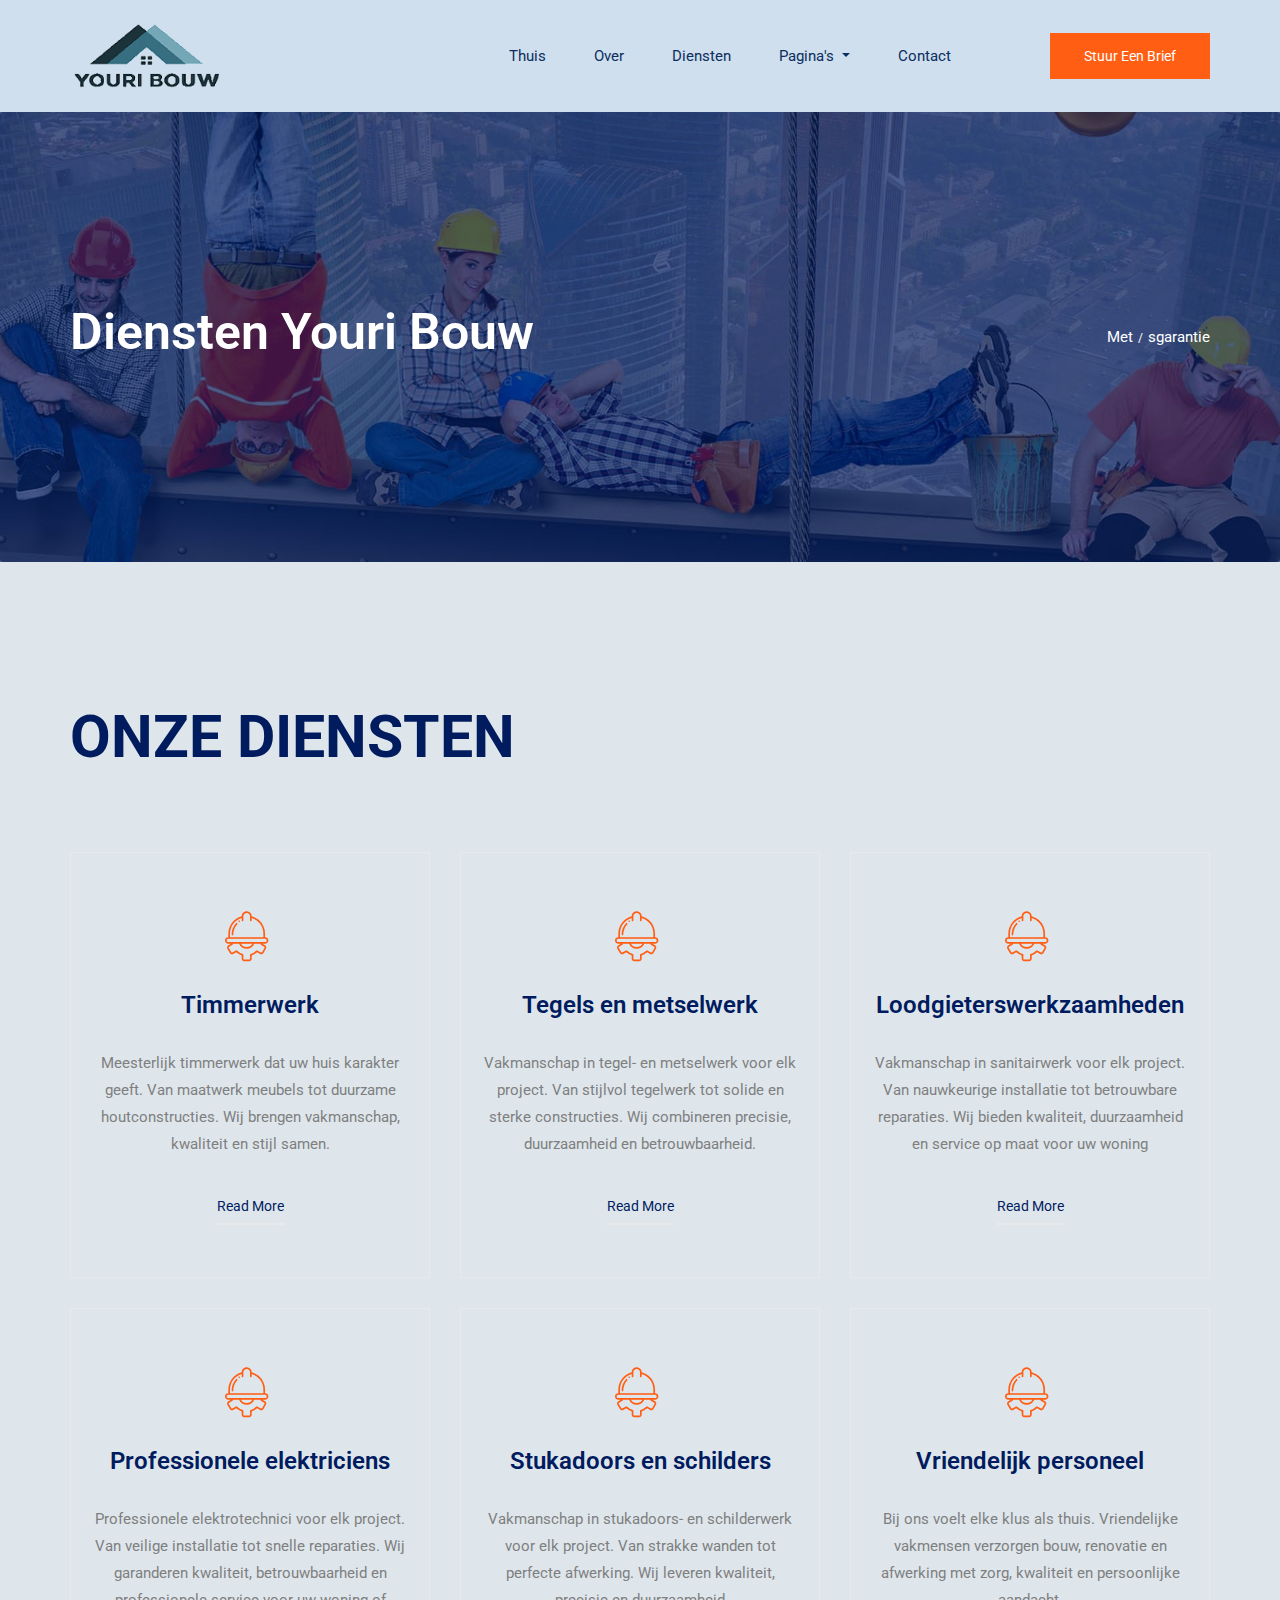
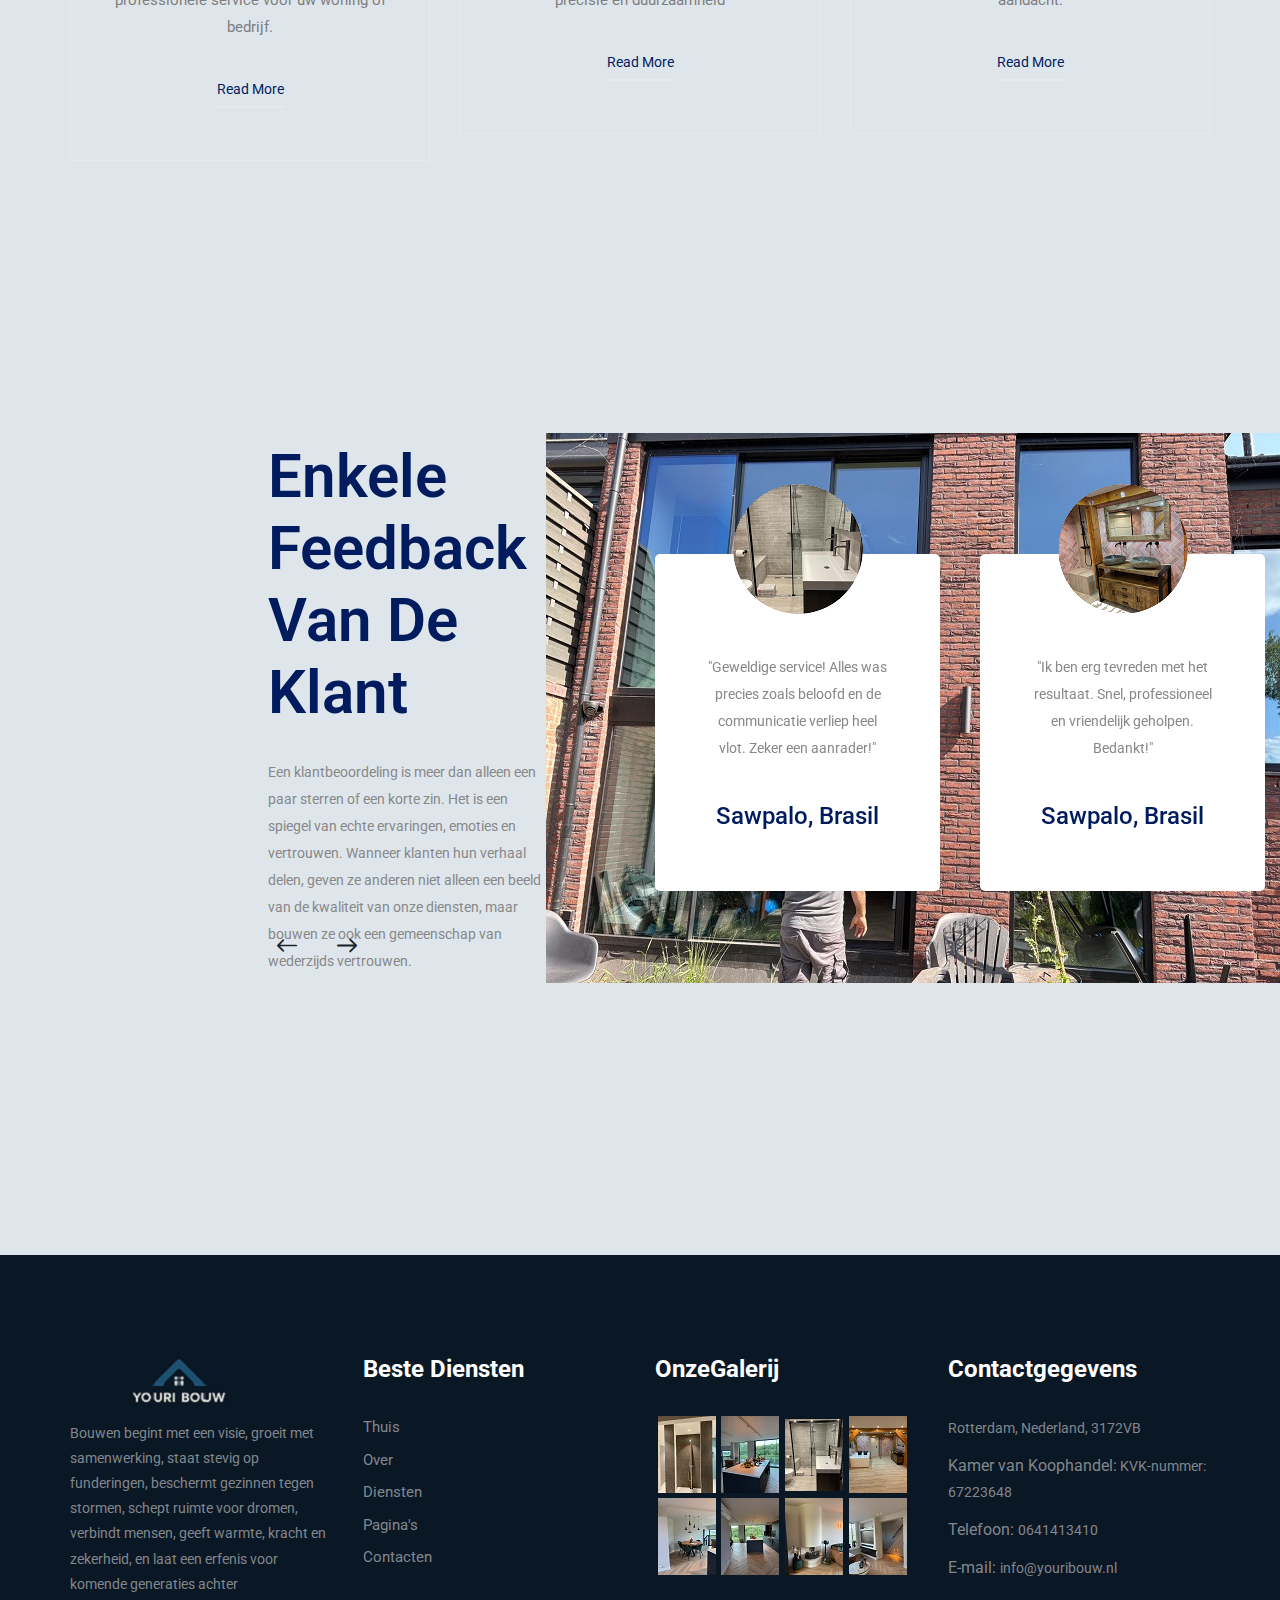
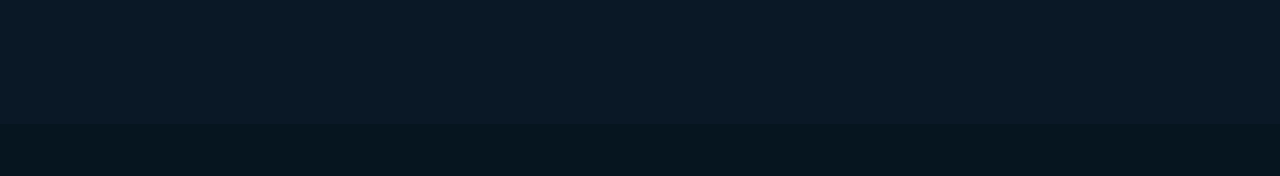
<file: services.html>
<!doctype html>
<html lang="en">

<head>
    <!-- Required meta tags -->
    <meta charset="utf-8">
    <meta name="viewport" content="width=device-width, initial-scale=1, shrink-to-fit=no">
    <title>Youri Bouw</title>
    <link rel="icon" href="img/favicon.png">
    <!-- Bootstrap CSS -->
    <link rel="stylesheet" href="css/bootstrap.min.css">
    <!-- animate CSS -->
    <link rel="stylesheet" href="css/animate.css">
    <!-- owl carousel CSS -->
    <link rel="stylesheet" href="css/owl.carousel.min.css">
    <!-- themify CSS -->
    <link rel="stylesheet" href="css/themify-icons.css">
    <!-- flaticon CSS -->
    <link rel="stylesheet" href="css/flaticon.css">
    <!-- font awesome CSS -->
    <link rel="stylesheet" href="css/magnific-popup.css">
    <!-- swiper CSS -->
    <link rel="stylesheet" href="css/slick.css">
    <!-- style CSS -->
    <link rel="stylesheet" href="css/style.css">
</head>

<body>
    <!--::header part start::-->
    <header class="main_menu home_menu logo__fon">
        <div class="container">
            <div class="row align-items-center">
                <div class="col-lg-12">
                    <nav class="navbar navbar-expand-lg navbar-light">
                        <a class="navbar-brand" href="index.html"> <img src="img/lagatip.png"width="153" height="72" alt="logo"> </a>
                        <button class="navbar-toggler" type="button" data-toggle="collapse"
                            data-target="#navbarSupportedContent" aria-controls="navbarSupportedContent"
                            aria-expanded="false" aria-label="Toggle navigation">
                            <span class="ti-menu"></span>
                        </button>

                        <div class="collapse navbar-collapse main-menu-item justify-content-end"
                            id="navbarSupportedContent">
                            <ul class="navbar-nav align-items-center">
                                <li class="nav-item">
                                    <a class="nav-link" href="index.html">Thuis</a>
                                </li>
                                <li class="nav-item">
                                    <a class="nav-link" href="about.html">Over</a>
                                </li>
                                <li class="nav-item">
                                    <a class="nav-link" href="services.html">diensten</a>
                                </li> 
                                <li class="nav-item dropdown">
                                    <a class="nav-link dropdown-toggle" href="blog.html" id="navbarDropdown" role="button" data-toggle="dropdown" aria-haspopup="true" aria-expanded="false">
                                        Pagina's
                                    </a>
                                    <div class="dropdown-menu" aria-labelledby="navbarDropdown">
                                        <a class="dropdown-item" href="project.html">project</a>
                                        <a class="dropdown-item" href="project_details.html">
                                         projectdetails</a>
                                    </div>
                                </li>
                                <li class="nav-item">
                                    <a class="nav-link" href="contact.html">Contact</a>
                                </li>
                               <li class="d-none d-lg-block">
                                    <a class="btn_1" href="contact.html#contact">Stuur een brief</a>
                                </li>
                            </ul>
                        </div>
                    </nav>
                </div>
            </div>
        </div>
    </header>
    <!-- Header part end-->

    <!-- breadcrumb start-->
    <section class="breadcrumb breadcrumb_bg align-items-center">
        <div class="container">
            <div class="row align-items-center justify-content-between">
                <div class="col-sm-6">
                    <div class="breadcrumb_tittle text-left">
                        <h2>diensten Youri Bouw</h2>
                    </div>
                </div>
                <div class="col-sm-6">
                    <div class="breadcrumb_content text-right">
                        <p>Met<span>/</span>sgarantie</p>
                    </div>
                </div>
            </div>
        </div>
    </section>
    <!-- breadcrumb start-->

    <!--services part start-->
  <section id="DIENSTEN" class="our_service section_padding single_page_services">
    <div class="container">
        <div class="row">
            <div class="col-xl-5">
                <div class="section_tittle">
                    <h2>ONZE DIENSTEN</h2>
                </div>
            </div>
        </div>
        <div class="row">

            <!-- Timmerwerk -->
            <div class="col-sm-6 col-xl-4">
                <div class="single_feature">
                    <div class="single_service">
                        <span class="flaticon-ui"></span>
                        <h4>Timmerwerk</h4>
                        <p>Meesterlijk timmerwerk dat uw huis karakter geeft. Van maatwerk meubels tot duurzame houtconstructies. Wij brengen vakmanschap, kwaliteit en stijl samen.</p>
                        <a href="#" class="btn_3 read-more" data-target="dienst1">Read more</a>
                        <p id="dienst1" class="extra-text">Wij gebruiken alleen hoogwaardig hout en technieken die generaties meegaan.</p>
                    </div>
                </div>
            </div>

            <!-- Tegels en metselwerk -->
            <div class="col-sm-6 col-xl-4">
                <div class="single_feature">
                    <div class="single_service">
                        <span class="flaticon-ui"></span>
                        <h4>Tegels en metselwerk</h4>
                        <p>Vakmanschap in tegel- en metselwerk voor elk project. Van stijlvol tegelwerk tot solide en sterke constructies. Wij combineren precisie, duurzaamheid en betrouwbaarheid.</p>
                        <a href="#" class="btn_3 read-more" data-target="dienst2">Read more</a>
                        <p id="dienst2" class="extra-text">Onze tegelzetters zorgen voor perfect rechte lijnen en een strakke afwerking.</p>
                    </div>
                </div>
            </div>

            <!-- Loodgieterswerkzaamheden -->
            <div class="col-sm-6 col-xl-4">
                <div class="single_feature">
                    <div class="single_service single_service_2">
                        <span class="flaticon-ui"></span>
                        <h4>Loodgieterswerkzaamheden</h4>
                        <p>Vakmanschap in sanitairwerk voor elk project. Van nauwkeurige installatie tot betrouwbare reparaties. Wij bieden kwaliteit, duurzaamheid en service op maat voor uw woning</p>
                        <a href="#" class="btn_3 read-more" data-target="dienst3">Read more</a>
                        <p id="dienst3" class="extra-text">Van badkamerinstallaties tot lekkageherstel, wij staan klaar.</p>
                    </div>
                </div>
            </div>

            <!-- Professionele elektriciens -->
            <div class="col-sm-6 col-xl-4">
                <div class="single_feature">
                    <div class="single_service">
                        <span class="flaticon-ui"></span>
                        <h4>Professionele elektriciens</h4>
                        <p>Professionele elektrotechnici voor elk project. Van veilige installatie tot snelle reparaties. Wij garanderen kwaliteit, betrouwbaarheid en professionele service voor uw woning of bedrijf.</p>
                        <a href="#" class="btn_3 read-more" data-target="dienst4">Read more</a>
                        <p id="dienst4" class="extra-text">Wij installeren volgens de strengste veiligheidsnormen.</p>
                    </div>
                </div>
            </div>

            <!-- Stukadoors en schilders -->
            <div class="col-sm-6 col-xl-4">
                <div class="single_feature">
                    <div class="single_service">
                        <span class="flaticon-ui"></span>
                        <h4>Stukadoors en schilders</h4>
                        <p>Vakmanschap in stukadoors- en schilderwerk voor elk project. Van strakke wanden tot perfecte afwerking. Wij leveren kwaliteit, precisie en duurzaamheid</p>
                        <a href="#" class="btn_3 read-more" data-target="dienst5">Read more</a>
                        <p id="dienst5" class="extra-text">Onze afwerking maakt uw muren en plafonds helemaal compleet.</p>
                    </div>
                </div>
            </div>

            <!-- Vriendelijk personeel -->
            <div class="col-sm-6 col-xl-4">
                <div class="single_feature">
                    <div class="single_service single_service_2">
                        <span class="flaticon-ui"></span>
                        <h4>Vriendelijk personeel</h4>
                        <p>Bij ons voelt elke klus als thuis. Vriendelijke vakmensen verzorgen bouw, renovatie en afwerking met zorg, kwaliteit en persoonlijke aandacht.</p>
                        <a href="#" class="btn_3 read-more" data-target="dienst6">Read more</a>
                        <p id="dienst6" class="extra-text">Wij staan altijd klaar met een glimlach en een luisterend oor.</p>
                    </div>
                </div>
            </div>

        </div>
    </div>
</section>

<style>
.extra-text {
    display: none;
    margin-top: 10px;
    font-size: 15px;
    color: #444;
}
</style>

<script>
document.querySelectorAll(".read-more").forEach(button => {
    button.addEventListener("click", function(e) {
        e.preventDefault();
        let targetId = this.getAttribute("data-target");
        let text = document.getElementById(targetId);
        if (text.style.display === "block") {
            text.style.display = "none";
            this.textContent = "Read more";
        } else {
            text.style.display = "block";
            this.textContent = "Hide";
        }
    });
});
</script>

    <!--services part end-->

    <!-- review part start-->
    <section id="Recensies" class="review_part section_padding margin_bottom">
        <div   class="container-fluid">
            <div class="row align-items-center justify-content-end">
                <div class="col-lg-5 col-xl-4">
                    <div class="tour_pack_text">
                        <h2>
						   Enkele feedback
                           Van de klant
						 </h2>
                        <p>Een klantbeoordeling is meer dan alleen een paar sterren of een korte zin. Het is een spiegel van echte ervaringen, emoties en vertrouwen. Wanneer klanten hun verhaal delen, geven ze anderen niet alleen een beeld van de kwaliteit van onze diensten, maar bouwen ze ook een gemeenschap van wederzijds vertrouwen.</p>
                    </div>
                </div>
                <div class="col-lg-6 col-sm-12">
                    <div class="review_part_cotent owl-carousel">
                        <div class="single_review_part">
                            <img src="img/client/client_3.png" alt="">
                            <div class="tour_pack_content">
                                <p>"Geweldige service! Alles was precies zoals beloofd en de communicatie verliep heel vlot. Zeker een aanrader!"
                                </p>
                                <h4>Sawpalo, Brasil</h4>
                            </div>
                        </div>
                        <div class="single_review_part">
                            <img src="img/client/client_4.png" alt="">
                            <div class="tour_pack_content">
                                <p> "Ik ben erg tevreden met het resultaat. Snel, professioneel en vriendelijk geholpen. Bedankt!"
                                </p>
                                <h4>Sawpalo, Brasil</h4>
                            </div>
                        </div>
                        <div class="single_review_part">
                            <img src="img/client/client_5.png" alt="">
                            <div class="tour_pack_content">
                                <p>"Topkwaliteit! De levering was sneller dan verwacht en het  product voldeed volledig aan mijn verwachtingen."
                                </p>
                                <h4>Sawpalo, Brasil</h4>
                            </div>
                        </div>
                        <div class="single_review_part">
                            <img src="img/client/client_6.png" alt="">
                            <div class="tour_pack_content">
                                <p>"Heel fijn bedrijf om mee samen te werken. Betrouwbaar en klantgericht, ik kom hier zeker terug.</p>
                                <h4>Sawpalo, Brasil</h4>
                            </div>
                        </div>
                    </div>
                </div>
            </div>
        </div>
    </section>
	<style>
  :root {
    --header-height: 100px; /* запасное значение */
  }

  /* мгновенный фолбек: невидимый блок сверху секции */
  #Recensies {
    position: relative;
  }
  #Recensies::before {
    content: "";
    display: block;
    height: var(--header-height);
    margin-top: calc(-1 * var(--header-height));
    visibility: hidden;
  }

  /* плавный скролл */
  html {
    scroll-behavior: smooth;
  }
</style>

<script>
(function(){
  const HEADER_SELECTOR = '.main_menu'; // замените, если у вас другой селектор

  if ('scrollRestoration' in history) {
    try { history.scrollRestoration = 'manual'; } catch(e) {}
  }

  function getHeaderHeight() {
    const header = document.querySelector(HEADER_SELECTOR) || document.querySelector('header');
    return header ? Math.ceil(header.getBoundingClientRect().height) : 0;
  }

  function applyHeaderHeightVar() {
    const h = getHeaderHeight();
    document.documentElement.style.setProperty('--header-height', h + 'px');
    return h;
  }

  function scrollToElementWithOffset(el, offsetExtra = 10, smooth = true) {
    if (!el) return;
    const headerHeight = getHeaderHeight();
    const top = el.getBoundingClientRect().top + window.pageYOffset - headerHeight - offsetExtra;
    window.scrollTo({ top: Math.max(0, top), behavior: smooth ? 'smooth' : 'auto' });
  }

  function interceptAnchorClicks() {
    document.addEventListener('click', function(e){
      const a = e.target.closest('a[href^="#"]');
      if (!a) return;
      const hash = a.getAttribute('href');
      if (!hash || hash === '#') return;
      const id = hash.slice(1);
      const el = document.getElementById(id);
      if (!el) return;

      e.preventDefault();
      scrollToElementWithOffset(el, 10, true);
      history.pushState(null, '', hash);
    }, { passive: false });
  }

  function handleInitialHash() {
    if (!location.hash) return;
    setTimeout(function(){
      const id = location.hash.slice(1);
      const el = document.getElementById(id);
      if (!el) return;
      window.scrollTo(0, 0);
      scrollToElementWithOffset(el, 10, false);
    }, 50);
  }

  function bindHashChange() {
    window.addEventListener('hashchange', function(){
      const id = location.hash.slice(1);
      const el = document.getElementById(id);
      if (!el) return;
      scrollToElementWithOffset(el, 10, true);
    });
  }

  function init() {
    applyHeaderHeightVar();
    interceptAnchorClicks();
    bindHashChange();
    handleInitialHash();
    window.addEventListener('resize', applyHeaderHeightVar);
  }

  if (document.readyState === 'loading') {
    document.addEventListener('DOMContentLoaded', init);
  } else {
    init();
  }
})();
</script>

    <!-- review part end-->
    

    <!-- footer part start-->
      <footer class="banner_text_iner footer-area">
        <div class="container">
            <div class="row justify-content-between">
                <div class="col-sm-6 col-md-4 col-xl-3">
                    <div class="single-footer-widget footer_1">
                        <a href="index.html"> <img src="img/logo2.png" alt=""> </a>
                        <p>Bouwen begint met een visie, groeit met samenwerking, staat stevig op funderingen, beschermt gezinnen tegen stormen, schept ruimte voor dromen, verbindt mensen, geeft warmte, kracht en zekerheid, en laat een erfenis voor komende generaties achter</p>
                    </div>
                </div>
                <div class="col-xl-3 col-sm-6 col-md-4">
                    <div class="single-footer-widget footer_2">
                        <h4>Beste diensten</h4>
                        <div class="contact_info">
                            <ul>
                                <li>
                                    <a href="index.html">Thuis</a>
                                </li>
                                <li>
                                    <a href="about.html">Over</a>
                                </li>
                                <li>
                                    <a href="services.html">Diensten</a>
                                </li>
                                <li>
                                    <a href="project_details.html">Pagina's</a>
                                </li>
                                <li>
                                    <a href="contact.html">Contacten</a>
                                </li>
                            </ul>
                        </div>
                    </div>
                </div>
                <div class="col-xl-3 col-sm-6 col-md-4">
                    <div class="single-footer-widget footer_2">
                        <h4>OnzeGalerij</h4>
                        <div class="footer_img">
                            <a href="project.html#project"><img src="img/footer_img/footer1.jpeg" alt=""></a>
                            <a href="project.html#project"><img src="img/footer_img/footer2.jpeg" alt=""></a>
                            <a href="project.html#project"><img src="img/footer_img/footer3.jpeg" alt=""></a>
                            <a href="project.html#project"><img src="img/footer_img/footer4.jpeg" alt=""></a>
                            <a href="project.html#project"><img src="img/footer_img/footer5.jpeg" alt=""></a>
                            <a href="project.html#project"><img src="img/footer_img/footer6.jpeg" alt=""></a>
                            <a href="project.html#project"><img src="img/footer_img/footer7.jpeg" alt=""></a>
                            <a href="project.html#project"><img src="img/footer_img/footer8.jpeg" alt=""></a>
                        </div>
                    </div>
                </div>
                <div class="col-xl-3 col-sm-6 col-md-4">
                    <div class="single-footer-widget footer_2">
                        <h4>Contactgegevens</h4>
                        <div class="contact_info"> 
                            <p>Rotterdam, Nederland, 3172VB</p>
                            <p><span> Kamer van Koophandel:</span> KVK-nummer: 67223648 </p>
                            <p><span>Telefoon: </span>  0641413410</p>
                            <p><span> E-mail:  </span> info@youribouw.nl </p>
                        </div>
                    </div>
                </div>
            </div>

        </div>
        <div class="container-fluid">
            <div class="row">
                <div class="col-lg-12">
                    <div class="copyright_part_text text-center">
                        <div class="row">
                            <div class="col-lg-12">
                               
                            </div>
                        </div>
                    </div>
                </div>
            </div>
        </div>
    </footer>
    <!-- footer part end-->

    <!-- jquery plugins here-->
    <!-- jquery -->
    <script src="js/jquery-1.12.1.min.js"></script>
    <!-- popper js -->
    <script src="js/popper.min.js"></script>
    <!-- bootstrap js -->
    <script src="js/bootstrap.min.js"></script>
    <!-- easing js -->
    <script src="js/jquery.magnific-popup.js"></script>
    <!-- swiper js -->
    <script src="js/swiper.min.js"></script>
    <!-- isotope js -->
    <script src="js/isotope.pkgd.min.js"></script>
    <!-- particles js -->
    <script src="js/owl.carousel.min.js"></script>
    <script src="js/jquery.nice-select.min.js"></script>
    <!-- swiper js -->
    <script src="js/slick.min.js"></script>
    <script src="js/jquery.counterup.min.js"></script>
    <script src="js/waypoints.min.js"></script>
    <!-- custom js -->
    <script src="js/custom.js"></script>
</body>

</html>
</file>
<file: css/themify-icons.css>
@font-face {
	font-family: 'themify';
	src:url('../fonts/themify.eot?-fvbane');
	src:url('../fonts/themify.eot?#iefix-fvbane') format('embedded-opentype'),
		url('../fonts/themify.woff?-fvbane') format('woff'),
		url('../fonts/themify.ttf?-fvbane') format('truetype'),
		url('../fonts/themify.svg?-fvbane#themify') format('svg');
	font-weight: normal;
	font-style: normal;
}

[class^="ti-"], [class*=" ti-"] {
	font-family: 'themify';
	speak: none;
	font-style: normal;
	font-weight: normal;
	font-variant: normal;
	text-transform: none;
	line-height: 1;

	/* Better Font Rendering =========== */
	-webkit-font-smoothing: antialiased;
	-moz-osx-font-smoothing: grayscale;
}

.ti-wand:before {
	content: "\e600";
}
.ti-volume:before {
	content: "\e601";
}
.ti-user:before {
	content: "\e602";
}
.ti-unlock:before {
	content: "\e603";
}
.ti-unlink:before {
	content: "\e604";
}
.ti-trash:before {
	content: "\e605";
}
.ti-thought:before {
	content: "\e606";
}
.ti-target:before {
	content: "\e607";
}
.ti-tag:before {
	content: "\e608";
}
.ti-tablet:before {
	content: "\e609";
}
.ti-star:before {
	content: "\e60a";
}
.ti-spray:before {
	content: "\e60b";
}
.ti-signal:before {
	content: "\e60c";
}
.ti-shopping-cart:before {
	content: "\e60d";
}
.ti-shopping-cart-full:before {
	content: "\e60e";
}
.ti-settings:before {
	content: "\e60f";
}
.ti-search:before {
	content: "\e610";
}
.ti-zoom-in:before {
	content: "\e611";
}
.ti-zoom-out:before {
	content: "\e612";
}
.ti-cut:before {
	content: "\e613";
}
.ti-ruler:before {
	content: "\e614";
}
.ti-ruler-pencil:before {
	content: "\e615";
}
.ti-ruler-alt:before {
	content: "\e616";
}
.ti-bookmark:before {
	content: "\e617";
}
.ti-bookmark-alt:before {
	content: "\e618";
}
.ti-reload:before {
	content: "\e619";
}
.ti-plus:before {
	content: "\e61a";
}
.ti-pin:before {
	content: "\e61b";
}
.ti-pencil:before {
	content: "\e61c";
}
.ti-pencil-alt:before {
	content: "\e61d";
}
.ti-paint-roller:before {
	content: "\e61e";
}
.ti-paint-bucket:before {
	content: "\e61f";
}
.ti-na:before {
	content: "\e620";
}
.ti-mobile:before {
	content: "\e621";
}
.ti-minus:before {
	content: "\e622";
}
.ti-medall:before {
	content: "\e623";
}
.ti-medall-alt:before {
	content: "\e624";
}
.ti-marker:before {
	content: "\e625";
}
.ti-marker-alt:before {
	content: "\e626";
}
.ti-arrow-up:before {
	content: "\e627";
}
.ti-arrow-right:before {
	content: "\e628";
}
.ti-arrow-left:before {
	content: "\e629";
}
.ti-arrow-down:before {
	content: "\e62a";
}
.ti-lock:before {
	content: "\e62b";
}
.ti-location-arrow:before {
	content: "\e62c";
}
.ti-link:before {
	content: "\e62d";
}
.ti-layout:before {
	content: "\e62e";
}
.ti-layers:before {
	content: "\e62f";
}
.ti-layers-alt:before {
	content: "\e630";
}
.ti-key:before {
	content: "\e631";
}
.ti-import:before {
	content: "\e632";
}
.ti-image:before {
	content: "\e633";
}
.ti-heart:before {
	content: "\e634";
}
.ti-heart-broken:before {
	content: "\e635";
}
.ti-hand-stop:before {
	content: "\e636";
}
.ti-hand-open:before {
	content: "\e637";
}
.ti-hand-drag:before {
	content: "\e638";
}
.ti-folder:before {
	content: "\e639";
}
.ti-flag:before {
	content: "\e63a";
}
.ti-flag-alt:before {
	content: "\e63b";
}
.ti-flag-alt-2:before {
	content: "\e63c";
}
.ti-eye:before {
	content: "\e63d";
}
.ti-export:before {
	content: "\e63e";
}
.ti-exchange-vertical:before {
	content: "\e63f";
}
.ti-desktop:before {
	content: "\e640";
}
.ti-cup:before {
	content: "\e641";
}
.ti-crown:before {
	content: "\e642";
}
.ti-comments:before {
	content: "\e643";
}
.ti-comment:before {
	content: "\e644";
}
.ti-comment-alt:before {
	content: "\e645";
}
.ti-close:before {
	content: "\e646";
}
.ti-clip:before {
	content: "\e647";
}
.ti-angle-up:before {
	content: "\e648";
}
.ti-angle-right:before {
	content: "\e649";
}
.ti-angle-left:before {
	content: "\e64a";
}
.ti-angle-down:before {
	content: "\e64b";
}
.ti-check:before {
	content: "\e64c";
}
.ti-check-box:before {
	content: "\e64d";
}
.ti-camera:before {
	content: "\e64e";
}
.ti-announcement:before {
	content: "\e64f";
}
.ti-brush:before {
	content: "\e650";
}
.ti-briefcase:before {
	content: "\e651";
}
.ti-bolt:before {
	content: "\e652";
}
.ti-bolt-alt:before {
	content: "\e653";
}
.ti-blackboard:before {
	content: "\e654";
}
.ti-bag:before {
	content: "\e655";
}
.ti-move:before {
	content: "\e656";
}
.ti-arrows-vertical:before {
	content: "\e657";
}
.ti-arrows-horizontal:before {
	content: "\e658";
}
.ti-fullscreen:before {
	content: "\e659";
}
.ti-arrow-top-right:before {
	content: "\e65a";
}
.ti-arrow-top-left:before {
	content: "\e65b";
}
.ti-arrow-circle-up:before {
	content: "\e65c";
}
.ti-arrow-circle-right:before {
	content: "\e65d";
}
.ti-arrow-circle-left:before {
	content: "\e65e";
}
.ti-arrow-circle-down:before {
	content: "\e65f";
}
.ti-angle-double-up:before {
	content: "\e660";
}
.ti-angle-double-right:before {
	content: "\e661";
}
.ti-angle-double-left:before {
	content: "\e662";
}
.ti-angle-double-down:before {
	content: "\e663";
}
.ti-zip:before {
	content: "\e664";
}
.ti-world:before {
	content: "\e665";
}
.ti-wheelchair:before {
	content: "\e666";
}
.ti-view-list:before {
	content: "\e667";
}
.ti-view-list-alt:before {
	content: "\e668";
}
.ti-view-grid:before {
	content: "\e669";
}
.ti-uppercase:before {
	content: "\e66a";
}
.ti-upload:before {
	content: "\e66b";
}
.ti-underline:before {
	content: "\e66c";
}
.ti-truck:before {
	content: "\e66d";
}
.ti-timer:before {
	content: "\e66e";
}
.ti-ticket:before {
	content: "\e66f";
}
.ti-thumb-up:before {
	content: "\e670";
}
.ti-thumb-down:before {
	content: "\e671";
}
.ti-text:before {
	content: "\e672";
}
.ti-stats-up:before {
	content: "\e673";
}
.ti-stats-down:before {
	content: "\e674";
}
.ti-split-v:before {
	content: "\e675";
}
.ti-split-h:before {
	content: "\e676";
}
.ti-smallcap:before {
	content: "\e677";
}
.ti-shine:before {
	content: "\e678";
}
.ti-shift-right:before {
	content: "\e679";
}
.ti-shift-left:before {
	content: "\e67a";
}
.ti-shield:before {
	content: "\e67b";
}
.ti-notepad:before {
	content: "\e67c";
}
.ti-server:before {
	content: "\e67d";
}
.ti-quote-right:before {
	content: "\e67e";
}
.ti-quote-left:before {
	content: "\e67f";
}
.ti-pulse:before {
	content: "\e680";
}
.ti-printer:before {
	content: "\e681";
}
.ti-power-off:before {
	content: "\e682";
}
.ti-plug:before {
	content: "\e683";
}
.ti-pie-chart:before {
	content: "\e684";
}
.ti-paragraph:before {
	content: "\e685";
}
.ti-panel:before {
	content: "\e686";
}
.ti-package:before {
	content: "\e687";
}
.ti-music:before {
	content: "\e688";
}
.ti-music-alt:before {
	content: "\e689";
}
.ti-mouse:before {
	content: "\e68a";
}
.ti-mouse-alt:before {
	content: "\e68b";
}
.ti-money:before {
	content: "\e68c";
}
.ti-microphone:before {
	content: "\e68d";
}
.ti-menu:before {
	content: "\e68e";
}
.ti-menu-alt:before {
	content: "\e68f";
}
.ti-map:before {
	content: "\e690";
}
.ti-map-alt:before {
	content: "\e691";
}
.ti-loop:before {
	content: "\e692";
}
.ti-location-pin:before {
	content: "\e693";
}
.ti-list:before {
	content: "\e694";
}
.ti-light-bulb:before {
	content: "\e695";
}
.ti-Italic:before {
	content: "\e696";
}
.ti-info:before {
	content: "\e697";
}
.ti-infinite:before {
	content: "\e698";
}
.ti-id-badge:before {
	content: "\e699";
}
.ti-hummer:before {
	content: "\e69a";
}
.ti-home:before {
	content: "\e69b";
}
.ti-help:before {
	content: "\e69c";
}
.ti-headphone:before {
	content: "\e69d";
}
.ti-harddrives:before {
	content: "\e69e";
}
.ti-harddrive:before {
	content: "\e69f";
}
.ti-gift:before {
	content: "\e6a0";
}
.ti-game:before {
	content: "\e6a1";
}
.ti-filter:before {
	content: "\e6a2";
}
.ti-files:before {
	content: "\e6a3";
}
.ti-file:before {
	content: "\e6a4";
}
.ti-eraser:before {
	content: "\e6a5";
}
.ti-envelope:before {
	content: "\e6a6";
}
.ti-download:before {
	content: "\e6a7";
}
.ti-direction:before {
	content: "\e6a8";
}
.ti-direction-alt:before {
	content: "\e6a9";
}
.ti-dashboard:before {
	content: "\e6aa";
}
.ti-control-stop:before {
	content: "\e6ab";
}
.ti-control-shuffle:before {
	content: "\e6ac";
}
.ti-control-play:before {
	content: "\e6ad";
}
.ti-control-pause:before {
	content: "\e6ae";
}
.ti-control-forward:before {
	content: "\e6af";
}
.ti-control-backward:before {
	content: "\e6b0";
}
.ti-cloud:before {
	content: "\e6b1";
}
.ti-cloud-up:before {
	content: "\e6b2";
}
.ti-cloud-down:before {
	content: "\e6b3";
}
.ti-clipboard:before {
	content: "\e6b4";
}
.ti-car:before {
	content: "\e6b5";
}
.ti-calendar:before {
	content: "\e6b6";
}
.ti-book:before {
	content: "\e6b7";
}
.ti-bell:before {
	content: "\e6b8";
}
.ti-basketball:before {
	content: "\e6b9";
}
.ti-bar-chart:before {
	content: "\e6ba";
}
.ti-bar-chart-alt:before {
	content: "\e6bb";
}
.ti-back-right:before {
	content: "\e6bc";
}
.ti-back-left:before {
	content: "\e6bd";
}
.ti-arrows-corner:before {
	content: "\e6be";
}
.ti-archive:before {
	content: "\e6bf";
}
.ti-anchor:before {
	content: "\e6c0";
}
.ti-align-right:before {
	content: "\e6c1";
}
.ti-align-left:before {
	content: "\e6c2";
}
.ti-align-justify:before {
	content: "\e6c3";
}
.ti-align-center:before {
	content: "\e6c4";
}
.ti-alert:before {
	content: "\e6c5";
}
.ti-alarm-clock:before {
	content: "\e6c6";
}
.ti-agenda:before {
	content: "\e6c7";
}
.ti-write:before {
	content: "\e6c8";
}
.ti-window:before {
	content: "\e6c9";
}
.ti-widgetized:before {
	content: "\e6ca";
}
.ti-widget:before {
	content: "\e6cb";
}
.ti-widget-alt:before {
	content: "\e6cc";
}
.ti-wallet:before {
	content: "\e6cd";
}
.ti-video-clapper:before {
	content: "\e6ce";
}
.ti-video-camera:before {
	content: "\e6cf";
}
.ti-vector:before {
	content: "\e6d0";
}
.ti-themify-logo:before {
	content: "\e6d1";
}
.ti-themify-favicon:before {
	content: "\e6d2";
}
.ti-themify-favicon-alt:before {
	content: "\e6d3";
}
.ti-support:before {
	content: "\e6d4";
}
.ti-stamp:before {
	content: "\e6d5";
}
.ti-split-v-alt:before {
	content: "\e6d6";
}
.ti-slice:before {
	content: "\e6d7";
}
.ti-shortcode:before {
	content: "\e6d8";
}
.ti-shift-right-alt:before {
	content: "\e6d9";
}
.ti-shift-left-alt:before {
	content: "\e6da";
}
.ti-ruler-alt-2:before {
	content: "\e6db";
}
.ti-receipt:before {
	content: "\e6dc";
}
.ti-pin2:before {
	content: "\e6dd";
}
.ti-pin-alt:before {
	content: "\e6de";
}
.ti-pencil-alt2:before {
	content: "\e6df";
}
.ti-palette:before {
	content: "\e6e0";
}
.ti-more:before {
	content: "\e6e1";
}
.ti-more-alt:before {
	content: "\e6e2";
}
.ti-microphone-alt:before {
	content: "\e6e3";
}
.ti-magnet:before {
	content: "\e6e4";
}
.ti-line-double:before {
	content: "\e6e5";
}
.ti-line-dotted:before {
	content: "\e6e6";
}
.ti-line-dashed:before {
	content: "\e6e7";
}
.ti-layout-width-full:before {
	content: "\e6e8";
}
.ti-layout-width-default:before {
	content: "\e6e9";
}
.ti-layout-width-default-alt:before {
	content: "\e6ea";
}
.ti-layout-tab:before {
	content: "\e6eb";
}
.ti-layout-tab-window:before {
	content: "\e6ec";
}
.ti-layout-tab-v:before {
	content: "\e6ed";
}
.ti-layout-tab-min:before {
	content: "\e6ee";
}
.ti-layout-slider:before {
	content: "\e6ef";
}
.ti-layout-slider-alt:before {
	content: "\e6f0";
}
.ti-layout-sidebar-right:before {
	content: "\e6f1";
}
.ti-layout-sidebar-none:before {
	content: "\e6f2";
}
.ti-layout-sidebar-left:before {
	content: "\e6f3";
}
.ti-layout-placeholder:before {
	content: "\e6f4";
}
.ti-layout-menu:before {
	content: "\e6f5";
}
.ti-layout-menu-v:before {
	content: "\e6f6";
}
.ti-layout-menu-separated:before {
	content: "\e6f7";
}
.ti-layout-menu-full:before {
	content: "\e6f8";
}
.ti-layout-media-right-alt:before {
	content: "\e6f9";
}
.ti-layout-media-right:before {
	content: "\e6fa";
}
.ti-layout-media-overlay:before {
	content: "\e6fb";
}
.ti-layout-media-overlay-alt:before {
	content: "\e6fc";
}
.ti-layout-media-overlay-alt-2:before {
	content: "\e6fd";
}
.ti-layout-media-left-alt:before {
	content: "\e6fe";
}
.ti-layout-media-left:before {
	content: "\e6ff";
}
.ti-layout-media-center-alt:before {
	content: "\e700";
}
.ti-layout-media-center:before {
	content: "\e701";
}
.ti-layout-list-thumb:before {
	content: "\e702";
}
.ti-layout-list-thumb-alt:before {
	content: "\e703";
}
.ti-layout-list-post:before {
	content: "\e704";
}
.ti-layout-list-large-image:before {
	content: "\e705";
}
.ti-layout-line-solid:before {
	content: "\e706";
}
.ti-layout-grid4:before {
	content: "\e707";
}
.ti-layout-grid3:before {
	content: "\e708";
}
.ti-layout-grid2:before {
	content: "\e709";
}
.ti-layout-grid2-thumb:before {
	content: "\e70a";
}
.ti-layout-cta-right:before {
	content: "\e70b";
}
.ti-layout-cta-left:before {
	content: "\e70c";
}
.ti-layout-cta-center:before {
	content: "\e70d";
}
.ti-layout-cta-btn-right:before {
	content: "\e70e";
}
.ti-layout-cta-btn-left:before {
	content: "\e70f";
}
.ti-layout-column4:before {
	content: "\e710";
}
.ti-layout-column3:before {
	content: "\e711";
}
.ti-layout-column2:before {
	content: "\e712";
}
.ti-layout-accordion-separated:before {
	content: "\e713";
}
.ti-layout-accordion-merged:before {
	content: "\e714";
}
.ti-layout-accordion-list:before {
	content: "\e715";
}
.ti-ink-pen:before {
	content: "\e716";
}
.ti-info-alt:before {
	content: "\e717";
}
.ti-help-alt:before {
	content: "\e718";
}
.ti-headphone-alt:before {
	content: "\e719";
}
.ti-hand-point-up:before {
	content: "\e71a";
}
.ti-hand-point-right:before {
	content: "\e71b";
}
.ti-hand-point-left:before {
	content: "\e71c";
}
.ti-hand-point-down:before {
	content: "\e71d";
}
.ti-gallery:before {
	content: "\e71e";
}
.ti-face-smile:before {
	content: "\e71f";
}
.ti-face-sad:before {
	content: "\e720";
}
.ti-credit-card:before {
	content: "\e721";
}
.ti-control-skip-forward:before {
	content: "\e722";
}
.ti-control-skip-backward:before {
	content: "\e723";
}
.ti-control-record:before {
	content: "\e724";
}
.ti-control-eject:before {
	content: "\e725";
}
.ti-comments-smiley:before {
	content: "\e726";
}
.ti-brush-alt:before {
	content: "\e727";
}
.ti-youtube:before {
	content: "\e728";
}
.ti-vimeo:before {
	content: "\e729";
}
.ti-twitter:before {
	content: "\e72a";
}
.ti-time:before {
	content: "\e72b";
}
.ti-tumblr:before {
	content: "\e72c";
}
.ti-skype:before {
	content: "\e72d";
}
.ti-share:before {
	content: "\e72e";
}
.ti-share-alt:before {
	content: "\e72f";
}
.ti-rocket:before {
	content: "\e730";
}
.ti-pinterest:before {
	content: "\e731";
}
.ti-new-window:before {
	content: "\e732";
}
.ti-microsoft:before {
	content: "\e733";
}
.ti-list-ol:before {
	content: "\e734";
}
.ti-linkedin:before {
	content: "\e735";
}
.ti-layout-sidebar-2:before {
	content: "\e736";
}
.ti-layout-grid4-alt:before {
	content: "\e737";
}
.ti-layout-grid3-alt:before {
	content: "\e738";
}
.ti-layout-grid2-alt:before {
	content: "\e739";
}
.ti-layout-column4-alt:before {
	content: "\e73a";
}
.ti-layout-column3-alt:before {
	content: "\e73b";
}
.ti-layout-column2-alt:before {
	content: "\e73c";
}
.ti-instagram:before {
	content: "\e73d";
}
.ti-google:before {
	content: "\e73e";
}
.ti-github:before {
	content: "\e73f";
}
.ti-flickr:before {
	content: "\e740";
}
.ti-facebook:before {
	content: "\e741";
}
.ti-dropbox:before {
	content: "\e742";
}
.ti-dribbble:before {
	content: "\e743";
}
.ti-apple:before {
	content: "\e744";
}
.ti-android:before {
	content: "\e745";
}
.ti-save:before {
	content: "\e746";
}
.ti-save-alt:before {
	content: "\e747";
}
.ti-yahoo:before {
	content: "\e748";
}
.ti-wordpress:before {
	content: "\e749";
}
.ti-vimeo-alt:before {
	content: "\e74a";
}
.ti-twitter-alt:before {
	content: "\e74b";
}
.ti-tumblr-alt:before {
	content: "\e74c";
}
.ti-trello:before {
	content: "\e74d";
}
.ti-stack-overflow:before {
	content: "\e74e";
}
.ti-soundcloud:before {
	content: "\e74f";
}
.ti-sharethis:before {
	content: "\e750";
}
.ti-sharethis-alt:before {
	content: "\e751";
}
.ti-reddit:before {
	content: "\e752";
}
.ti-pinterest-alt:before {
	content: "\e753";
}
.ti-microsoft-alt:before {
	content: "\e754";
}
.ti-linux:before {
	content: "\e755";
}
.ti-jsfiddle:before {
	content: "\e756";
}
.ti-joomla:before {
	content: "\e757";
}
.ti-html5:before {
	content: "\e758";
}
.ti-flickr-alt:before {
	content: "\e759";
}
.ti-email:before {
	content: "\e75a";
}
.ti-drupal:before {
	content: "\e75b";
}
.ti-dropbox-alt:before {
	content: "\e75c";
}
.ti-css3:before {
	content: "\e75d";
}
.ti-rss:before {
	content: "\e75e";
}
.ti-rss-alt:before {
	content: "\e75f";
}
</file>
<file: css/flaticon.css>
/*
  	Flaticon icon font: Flaticon
  	Creation date: 14/07/2019 12:16
  	*/

@font-face {
  font-family: "Flaticon";
  src: url("../fonts/Flaticon.eot");
  src: url("../fonts/Flaticon.eot?#iefix") format("embedded-opentype"),
       url("../fonts/Flaticon.woff2") format("woff2"),
       url("../fonts/Flaticon.woff") format("woff"),
       url("../fonts/Flaticon.ttf") format("truetype"),
       url("../fonts/Flaticon.svg#Flaticon") format("svg");
  font-weight: normal;
  font-style: normal;
}

@media screen and (-webkit-min-device-pixel-ratio:0) {
  @font-face {
    font-family: "Flaticon";
    src: url("./Flaticon.svg#Flaticon") format("svg");
  }
}

[class^="flaticon-"]:before, [class*=" flaticon-"]:before,
[class^="flaticon-"]:after, [class*=" flaticon-"]:after {   
  font-family: Flaticon;
  font-style: normal;
}

.flaticon-drop:before { content: "\f100"; }
.flaticon-ui:before { content: "\f101"; }
.flaticon-left-arrow:before { content: "\f102"; }
.flaticon-arrow-pointing-to-right:before { content: "\f103"; }
</file>
<file: css/style.css>
/**************** extend css start ****************/
@import url("https://fonts.googleapis.com/css?family=Open+Sans:800|Poppins:300,400,500,600,700,800|Roboto:300,400,500");
/* line 2, /Applications/MAMP/htdocs/palash/cl/july 2019/190 Pexcon Construction/190 Pexcon Construction html/sass/_extends.scss */
.btn_2:hover {
  background-image: linear-gradient(to left, #ee390f 0%, #f9b700 51%, #ee390f 100%);
}

/**************** extend css start ****************/
/**************** common css start ****************/
/* line 3, /Applications/MAMP/htdocs/palash/cl/july 2019/190 Pexcon Construction/190 Pexcon Construction html/sass/_common.scss */
body {
  font-family: "Roboto", sans-serif;
  padding: 0;
  margin: 0;
  font-size: 14px;
  background-color: #dee6ec;
}

/* line 9, /Applications/MAMP/htdocs/palash/cl/july 2019/190 Pexcon Construction/190 Pexcon Construction html/sass/_common.scss */
.message_submit_form:focus {
  outline: none;
}

/* line 12, /Applications/MAMP/htdocs/palash/cl/july 2019/190 Pexcon Construction/190 Pexcon Construction html/sass/_common.scss */
input:hover, input:focus {
  outline: none !important;
}

/* line 15, /Applications/MAMP/htdocs/palash/cl/july 2019/190 Pexcon Construction/190 Pexcon Construction html/sass/_common.scss */
.wrapper-full{
	max-width:1262px;
	margin:0 auto;
	padding: 0 15px;
}
.places__caption{
	padding: 59px 75px 40px;
}
.section-title::after{
	display:block;  /*vernagri taki gcik*/
	content:'';
	width:253px;
	height:3px;
	background-color:#006DFE;
	
}
.gray_bg {
  background-color: #111010;
}
.tours{
	margin-bottom:139px;
	
}
.tours__tour{
	display:grid;
	grid-template-columns:repeat(2,1fr);
	grid-gap:0 108px;
	align-items: center;
	margin-bottom:77px;
}
.tour__info{
	padding-left:0px;
	
	
	
}
.rour__title{
	font-weight: 500;
    font-size: 30px;
    line-height: 40px;
	margin-bottom:15px;
}
.rour__desc{
	font-size: 16px;
    line-height: 24px;
	margin-bottom:10px;

}
.tour__more{
	display: inline-block;
    padding-right: 59px;
    font-size: 16px;
    line-height: 24px;
    color: #006DFE;
    text-decoration: none;
    background: url(../images/slak.svg) no-repeat 95% center;
    transition: 0.3s all;
	
}
.tour__more:hover, .tour__more:focus{
	background: url(../images/slak.svg) no-repeat right center;
	
}/* Мобильная версия */
@media (max-width: 768px) {
  .places__caption {
    padding: 30px 20px; /* уменьшаем отступы */
  }

  .section-title::after {
    width: 120px; /* короче полоска */
  }

  .tours {
    margin-bottom: 60px; /* меньше отступ */
  }

  .tours__tour {
    grid-template-columns: 1fr; /* в одну колонку */
    grid-gap: 30px; /* уменьшаем расстояние */
    margin-bottom: 40px;
  }

  .tour__info {
    padding-left: 0; /* убираем отступ */
    text-align: center; /* центрируем текст */
  }

  .rour__title {
    font-size: 22px;
    line-height: 30px;
  }

  .rour__desc {
    font-size: 14px;
    line-height: 22px;
  }

  .tour__more {
    font-size: 14px;
    padding-right: 30px;
    background-position: right center;
  }
}

/* Для совсем маленьких экранов до 480px */
@media (max-width: 480px) {
  .section-title::after {
    width: 80px;
  }

  .places__caption {
    padding: 20px 15px;
  }

  .rour__title {
    font-size: 18px;
    line-height: 26px;
  }

  .rour__desc {
    font-size: 13px;
    line-height: 20px;
  }

  .tour__more {
    font-size: 13px;
    padding-right: 25px;
  }
}
/* line 18, /Applications/MAMP/htdocs/palash/cl/july 2019/190 Pexcon Construction/190 Pexcon Construction html/sass/_common.scss */
.section_padding {
  padding: 140px 0px;
}

@media only screen and (min-width: 992px) and (max-width: 1200px) {
  /* line 18, /Applications/MAMP/htdocs/palash/cl/july 2019/190 Pexcon Construction/190 Pexcon Construction html/sass/_common.scss */
  .section_padding {
    padding: 80px 0px;
  }
}

@media only screen and (min-width: 768px) and (max-width: 991px) {
  /* line 18, /Applications/MAMP/htdocs/palash/cl/july 2019/190 Pexcon Construction/190 Pexcon Construction html/sass/_common.scss */
  .section_padding {
    padding: 70px 0px;
  }
}

@media (max-width: 576px) {
  /* line 18, /Applications/MAMP/htdocs/palash/cl/july 2019/190 Pexcon Construction/190 Pexcon Construction html/sass/_common.scss */
  .section_padding {
    padding: 70px 0px;
  }
}

@media only screen and (min-width: 576px) and (max-width: 767px) {
  /* line 18, /Applications/MAMP/htdocs/palash/cl/july 2019/190 Pexcon Construction/190 Pexcon Construction html/sass/_common.scss */
  .section_padding {
    padding: 70px 0px;
  }
}

/* line 33, /Applications/MAMP/htdocs/palash/cl/july 2019/190 Pexcon Construction/190 Pexcon Construction html/sass/_common.scss */
.single_padding_top {
  padding-top: 140px !important;
}

@media only screen and (min-width: 992px) and (max-width: 1200px) {
  /* line 33, /Applications/MAMP/htdocs/palash/cl/july 2019/190 Pexcon Construction/190 Pexcon Construction html/sass/_common.scss */
  .single_padding_top {
    padding-top: 70px !important;
  }
}

@media only screen and (min-width: 768px) and (max-width: 991px) {
  /* line 33, /Applications/MAMP/htdocs/palash/cl/july 2019/190 Pexcon Construction/190 Pexcon Construction html/sass/_common.scss */
  .single_padding_top {
    padding-top: 70px !important;
  }
}

@media (max-width: 576px) {
  /* line 33, /Applications/MAMP/htdocs/palash/cl/july 2019/190 Pexcon Construction/190 Pexcon Construction html/sass/_common.scss */
  .single_padding_top {
    padding-top: 70px !important;
  }
}

@media only screen and (min-width: 576px) and (max-width: 767px) {
  /* line 33, /Applications/MAMP/htdocs/palash/cl/july 2019/190 Pexcon Construction/190 Pexcon Construction html/sass/_common.scss */
  .single_padding_top {
    padding-top: 80px !important;
  }
}

/* line 48, /Applications/MAMP/htdocs/palash/cl/july 2019/190 Pexcon Construction/190 Pexcon Construction html/sass/_common.scss */
.padding_top {
  padding-top: 140px;
}

@media only screen and (min-width: 992px) and (max-width: 1200px) {
  /* line 48, /Applications/MAMP/htdocs/palash/cl/july 2019/190 Pexcon Construction/190 Pexcon Construction html/sass/_common.scss */
  .padding_top {
    padding-top: 80px;
  }
}

@media only screen and (min-width: 768px) and (max-width: 991px) {
  /* line 48, /Applications/MAMP/htdocs/palash/cl/july 2019/190 Pexcon Construction/190 Pexcon Construction html/sass/_common.scss */
  .padding_top {
    padding-top: 70px;
  }
}

@media (max-width: 576px) {
  /* line 48, /Applications/MAMP/htdocs/palash/cl/july 2019/190 Pexcon Construction/190 Pexcon Construction html/sass/_common.scss */
  .padding_top {
    padding-top: 70px;
  }
}

@media only screen and (min-width: 576px) and (max-width: 767px) {
  /* line 48, /Applications/MAMP/htdocs/palash/cl/july 2019/190 Pexcon Construction/190 Pexcon Construction html/sass/_common.scss */
  .padding_top {
    padding-top: 70px;
  }
}

/* line 63, /Applications/MAMP/htdocs/palash/cl/july 2019/190 Pexcon Construction/190 Pexcon Construction html/sass/_common.scss */
.padding_bottom {
  padding-bottom: 140px;
}

@media only screen and (min-width: 992px) and (max-width: 1200px) {
  /* line 63, /Applications/MAMP/htdocs/palash/cl/july 2019/190 Pexcon Construction/190 Pexcon Construction html/sass/_common.scss */
  .padding_bottom {
    padding-bottom: 80px;
  }
}

@media (max-width: 991px) {
  /* line 63, /Applications/MAMP/htdocs/palash/cl/july 2019/190 Pexcon Construction/190 Pexcon Construction html/sass/_common.scss */
  .padding_bottom {
    padding-bottom: 70px;
  }
}

/* line 72, /Applications/MAMP/htdocs/palash/cl/july 2019/190 Pexcon Construction/190 Pexcon Construction html/sass/_common.scss */
.margin_bottom {
  margin-bottom: 140px;
}

@media only screen and (min-width: 992px) and (max-width: 1200px) {
  /* line 72, /Applications/MAMP/htdocs/palash/cl/july 2019/190 Pexcon Construction/190 Pexcon Construction html/sass/_common.scss */
  .margin_bottom {
    margin-bottom: 80px;
  }
}

@media (max-width: 991px) {
  /* line 72, /Applications/MAMP/htdocs/palash/cl/july 2019/190 Pexcon Construction/190 Pexcon Construction html/sass/_common.scss */
  .margin_bottom {
    margin-bottom: 70px;
  }
}

/* line 81, /Applications/MAMP/htdocs/palash/cl/july 2019/190 Pexcon Construction/190 Pexcon Construction html/sass/_common.scss */
a {
  text-decoration: none;
  -webkit-transition: 0.5s;
  transition: 0.5s;
}

/* line 84, /Applications/MAMP/htdocs/palash/cl/july 2019/190 Pexcon Construction/190 Pexcon Construction html/sass/_common.scss */
a:hover {
  outline: none;
  text-decoration: none;
}

/* line 90, /Applications/MAMP/htdocs/palash/cl/july 2019/190 Pexcon Construction/190 Pexcon Construction html/sass/_common.scss */
h1, h2, h3, h4, h5, h6 {
  color: #001b5e;
  font-family: "Roboto", sans-serif;
}

/* line 94, /Applications/MAMP/htdocs/palash/cl/july 2019/190 Pexcon Construction/190 Pexcon Construction html/sass/_common.scss */
p {
  color: #83868c;
  font-family: "Roboto", sans-serif;
  line-height: 1.929;
  font-size: 14px;
  margin-bottom: 0px;
  color: #888888;
}

/* line 103, /Applications/MAMP/htdocs/palash/cl/july 2019/190 Pexcon Construction/190 Pexcon Construction html/sass/_common.scss */
h2 {
  font-size: 44px;
  line-height: 28px;
  color: #001b5e;
  font-weight: 600;
  line-height: 1.222;
}

@media (max-width: 576px) {
  /* line 103, /Applications/MAMP/htdocs/palash/cl/july 2019/190 Pexcon Construction/190 Pexcon Construction html/sass/_common.scss */
  h2 {
    font-size: 22px;
    line-height: 25px;
  }
}

@media only screen and (min-width: 576px) and (max-width: 767px) {
  /* line 103, /Applications/MAMP/htdocs/palash/cl/july 2019/190 Pexcon Construction/190 Pexcon Construction html/sass/_common.scss */
  h2 {
    font-size: 24px;
    line-height: 25px;
  }
}

/* line 120, /Applications/MAMP/htdocs/palash/cl/july 2019/190 Pexcon Construction/190 Pexcon Construction html/sass/_common.scss */
h3 {
  font-size: 24px;
  line-height: 25px;
}

@media (max-width: 576px) {
  /* line 120, /Applications/MAMP/htdocs/palash/cl/july 2019/190 Pexcon Construction/190 Pexcon Construction html/sass/_common.scss */
  h3 {
    font-size: 20px;
  }
}

/* line 129, /Applications/MAMP/htdocs/palash/cl/july 2019/190 Pexcon Construction/190 Pexcon Construction html/sass/_common.scss */
h5 {
  font-size: 18px;
  line-height: 22px;
}

/* line 134, /Applications/MAMP/htdocs/palash/cl/july 2019/190 Pexcon Construction/190 Pexcon Construction html/sass/_common.scss */
img {
  max-width: 100%;
}

/* line 137, /Applications/MAMP/htdocs/palash/cl/july 2019/190 Pexcon Construction/190 Pexcon Construction html/sass/_common.scss */
a:focus, .button:focus, button:focus, .btn:focus {
  text-decoration: none;
  outline: none;
  box-shadow: none;
  -webkit-transition: 1s;
  transition: 1s;
}

/* line 144, /Applications/MAMP/htdocs/palash/cl/july 2019/190 Pexcon Construction/190 Pexcon Construction html/sass/_common.scss */
.section_tittle {
  margin-bottom: 80px;
}

@media (max-width: 576px) {
  /* line 144, /Applications/MAMP/htdocs/palash/cl/july 2019/190 Pexcon Construction/190 Pexcon Construction html/sass/_common.scss */
  .section_tittle {
    margin-bottom: 50px;
  }
}

@media only screen and (min-width: 576px) and (max-width: 767px) {
  /* line 144, /Applications/MAMP/htdocs/palash/cl/july 2019/190 Pexcon Construction/190 Pexcon Construction html/sass/_common.scss */
  .section_tittle {
    margin-bottom: 50px;
  }
}

@media only screen and (min-width: 768px) and (max-width: 991px) {
  /* line 144, /Applications/MAMP/htdocs/palash/cl/july 2019/190 Pexcon Construction/190 Pexcon Construction html/sass/_common.scss */
  .section_tittle {
    font-size: 50px;
  }
}

@media only screen and (min-width: 992px) and (max-width: 1200px) {
  /* line 144, /Applications/MAMP/htdocs/palash/cl/july 2019/190 Pexcon Construction/190 Pexcon Construction html/sass/_common.scss */
  .section_tittle {
    margin-bottom: 50px;
  }
}

/* line 158, /Applications/MAMP/htdocs/palash/cl/july 2019/190 Pexcon Construction/190 Pexcon Construction html/sass/_common.scss */
.section_tittle h2 {
  font-size: 59px;
  color: #001b5e;
  line-height: 70px;
  font-weight: 700;
  text-transform: uppercase;
}

@media (max-width: 576px) {
  /* line 158, /Applications/MAMP/htdocs/palash/cl/july 2019/190 Pexcon Construction/190 Pexcon Construction html/sass/_common.scss */
  .section_tittle h2 {
    font-size: 25px;
    line-height: 35px;
  }
}

@media only screen and (min-width: 576px) and (max-width: 767px) {
  /* line 158, /Applications/MAMP/htdocs/palash/cl/july 2019/190 Pexcon Construction/190 Pexcon Construction html/sass/_common.scss */
  .section_tittle h2 {
    font-size: 25px;
    line-height: 35px;
  }
}

@media only screen and (min-width: 768px) and (max-width: 991px) {
  /* line 158, /Applications/MAMP/htdocs/palash/cl/july 2019/190 Pexcon Construction/190 Pexcon Construction html/sass/_common.scss */
  .section_tittle h2 {
    font-size: 30px;
    line-height: 40px;
  }
}

@media only screen and (min-width: 992px) and (max-width: 1200px) {
  /* line 158, /Applications/MAMP/htdocs/palash/cl/july 2019/190 Pexcon Construction/190 Pexcon Construction html/sass/_common.scss */
  .section_tittle h2 {
    font-size: 35px;
    line-height: 40px;
  }
}

/* line 182, /Applications/MAMP/htdocs/palash/cl/july 2019/190 Pexcon Construction/190 Pexcon Construction html/sass/_common.scss */
.section_tittle p {
  color: #556172;
  font-weight: 500;
  text-transform: uppercase;
  line-height: 11px;
  margin-bottom: 26px;
}

@media (max-width: 576px) {
  /* line 182, /Applications/MAMP/htdocs/palash/cl/july 2019/190 Pexcon Construction/190 Pexcon Construction html/sass/_common.scss */
  .section_tittle p {
    margin-bottom: 10px;
  }
}

@media only screen and (min-width: 576px) and (max-width: 767px) {
  /* line 182, /Applications/MAMP/htdocs/palash/cl/july 2019/190 Pexcon Construction/190 Pexcon Construction html/sass/_common.scss */
  .section_tittle p {
    margin-bottom: 10px;
  }
}

@media only screen and (min-width: 768px) and (max-width: 991px) {
  /* line 182, /Applications/MAMP/htdocs/palash/cl/july 2019/190 Pexcon Construction/190 Pexcon Construction html/sass/_common.scss */
  .section_tittle p {
    margin-bottom: 10px;
  }
}

@media only screen and (min-width: 992px) and (max-width: 1200px) {
  /* line 182, /Applications/MAMP/htdocs/palash/cl/july 2019/190 Pexcon Construction/190 Pexcon Construction html/sass/_common.scss */
  .section_tittle p {
    margin-bottom: 10px;
  }
}

/* line 202, /Applications/MAMP/htdocs/palash/cl/july 2019/190 Pexcon Construction/190 Pexcon Construction html/sass/_common.scss */
ul {
  list-style: none;
  margin: 0;
  padding: 0;
}

/* line 207, /Applications/MAMP/htdocs/palash/cl/july 2019/190 Pexcon Construction/190 Pexcon Construction html/sass/_common.scss */
.mb_110 {
  margin-bottom: 110px;
}

@media (max-width: 576px) {
  /* line 207, /Applications/MAMP/htdocs/palash/cl/july 2019/190 Pexcon Construction/190 Pexcon Construction html/sass/_common.scss */
  .mb_110 {
    margin-bottom: 220px;
  }
}

/* line 214, /Applications/MAMP/htdocs/palash/cl/july 2019/190 Pexcon Construction/190 Pexcon Construction html/sass/_common.scss */
.mt_130 {
  margin-top: 130px;
}

@media (max-width: 576px) {
  /* line 214, /Applications/MAMP/htdocs/palash/cl/july 2019/190 Pexcon Construction/190 Pexcon Construction html/sass/_common.scss */
  .mt_130 {
    margin-top: 70px;
  }
}

@media only screen and (min-width: 576px) and (max-width: 767px) {
  /* line 214, /Applications/MAMP/htdocs/palash/cl/july 2019/190 Pexcon Construction/190 Pexcon Construction html/sass/_common.scss */
  .mt_130 {
    margin-top: 70px;
  }
}

@media only screen and (min-width: 768px) and (max-width: 991px) {
  /* line 214, /Applications/MAMP/htdocs/palash/cl/july 2019/190 Pexcon Construction/190 Pexcon Construction html/sass/_common.scss */
  .mt_130 {
    margin-top: 70px;
  }
}

@media only screen and (min-width: 992px) and (max-width: 1200px) {
  /* line 214, /Applications/MAMP/htdocs/palash/cl/july 2019/190 Pexcon Construction/190 Pexcon Construction html/sass/_common.scss */
  .mt_130 {
    margin-top: 70px;
  }
}

/* line 229, /Applications/MAMP/htdocs/palash/cl/july 2019/190 Pexcon Construction/190 Pexcon Construction html/sass/_common.scss */
.mb_130 {
  margin-bottom: 130px;
}

@media (max-width: 576px) {
  /* line 229, /Applications/MAMP/htdocs/palash/cl/july 2019/190 Pexcon Construction/190 Pexcon Construction html/sass/_common.scss */
  .mb_130 {
    margin-bottom: 70px;
  }
}

@media only screen and (min-width: 576px) and (max-width: 767px) {
  /* line 229, /Applications/MAMP/htdocs/palash/cl/july 2019/190 Pexcon Construction/190 Pexcon Construction html/sass/_common.scss */
  .mb_130 {
    margin-bottom: 70px;
  }
}

@media only screen and (min-width: 768px) and (max-width: 991px) {
  /* line 229, /Applications/MAMP/htdocs/palash/cl/july 2019/190 Pexcon Construction/190 Pexcon Construction html/sass/_common.scss */
  .mb_130 {
    margin-bottom: 70px;
  }
}

@media only screen and (min-width: 992px) and (max-width: 1200px) {
  /* line 229, /Applications/MAMP/htdocs/palash/cl/july 2019/190 Pexcon Construction/190 Pexcon Construction html/sass/_common.scss */
  .mb_130 {
    margin-bottom: 70px;
  }
}

/* line 244, /Applications/MAMP/htdocs/palash/cl/july 2019/190 Pexcon Construction/190 Pexcon Construction html/sass/_common.scss */
.padding_less_40 {
  margin-bottom: -50px;
}

/* line 247, /Applications/MAMP/htdocs/palash/cl/july 2019/190 Pexcon Construction/190 Pexcon Construction html/sass/_common.scss */
.z_index {
  z-index: 9 !important;
  position: relative;
}

@media only screen and (min-width: 1200px) and (max-width: 3640px) {
  /* line 253, /Applications/MAMP/htdocs/palash/cl/july 2019/190 Pexcon Construction/190 Pexcon Construction html/sass/_common.scss */
  .container {
    max-width: 1170px;
  }
}

@media (max-width: 1200px) {
  /* line 258, /Applications/MAMP/htdocs/palash/cl/july 2019/190 Pexcon Construction/190 Pexcon Construction html/sass/_common.scss */
  [class*="hero-ani-"] {
    display: none !important;
  }
}

/**************** common css end ****************/
/* Main Button Area css
============================================================================================ */
/* line 3, /Applications/MAMP/htdocs/palash/cl/july 2019/190 Pexcon Construction/190 Pexcon Construction html/sass/_button.scss */
.submit_btn {
  width: auto;
  display: inline-block;
  background: #fff;
  padding: 0px 50px;
  color: #fff;
  font-size: 13px;
  font-weight: 500;
  line-height: 50px;
  border-radius: 5px;
  outline: none !important;
  box-shadow: none !important;
  text-align: center;
  border: 1px solid #edeff2;
  cursor: pointer;
  -webkit-transition: 0.5s;
  transition: 0.5s;
}

/* line 19, /Applications/MAMP/htdocs/palash/cl/july 2019/190 Pexcon Construction/190 Pexcon Construction html/sass/_button.scss */
.submit_btn:hover {
  background: transparent;
}

/* line 24, /Applications/MAMP/htdocs/palash/cl/july 2019/190 Pexcon Construction/190 Pexcon Construction html/sass/_button.scss */
.btn_1 {
  display: inline-block;
  padding: 13.5px 45px;
  background-color: #ff5e13;
  font-size: 14px;
  color: #fff;
  -webkit-transition: 0.5s;
  transition: 0.5s;
  text-transform: capitalize;
  border: 1px solid transparent;
}

/* line 33, /Applications/MAMP/htdocs/palash/cl/july 2019/190 Pexcon Construction/190 Pexcon Construction html/sass/_button.scss */
.btn_1:hover {
  color: #fff !important;
  background-color: #001b5e;
}

@media (max-width: 576px) {
  /* line 24, /Applications/MAMP/htdocs/palash/cl/july 2019/190 Pexcon Construction/190 Pexcon Construction html/sass/_button.scss */
  .btn_1 {
    padding: 10px 30px;
    margin-top: 25px;
  }
}

@media only screen and (min-width: 576px) and (max-width: 767px) {
  /* line 24, /Applications/MAMP/htdocs/palash/cl/july 2019/190 Pexcon Construction/190 Pexcon Construction html/sass/_button.scss */
  .btn_1 {
    padding: 10px 30px;
    margin-top: 30px;
  }
}

@media only screen and (min-width: 768px) and (max-width: 991px) {
  /* line 24, /Applications/MAMP/htdocs/palash/cl/july 2019/190 Pexcon Construction/190 Pexcon Construction html/sass/_button.scss */
  .btn_1 {
    padding: 10px 30px;
    margin-top: 30px;
  }
}

/* line 54, /Applications/MAMP/htdocs/palash/cl/july 2019/190 Pexcon Construction/190 Pexcon Construction html/sass/_button.scss */
.btn_2 {
  display: inline-block;
  padding: 13px 39px;
  background-color: transparent;
  border: 1px solid #0c2e60;
  color: #0c2e60;
  font-size: 14px;
  -o-transition: all .4s ease-in-out;
  -webkit-transition: all .4s ease-in-out;
  transition: all .4s ease-in-out;
  text-transform: capitalize;
  background-size: 200% auto;
  font-size: 15px;
  font-weight: 500;
}

/* line 68, /Applications/MAMP/htdocs/palash/cl/july 2019/190 Pexcon Construction/190 Pexcon Construction html/sass/_button.scss */
.btn_2:hover {
  color: #fff !important;
  background-position: right center;
  border: 1px solid transparent;
}

@media (max-width: 576px) {
  /* line 54, /Applications/MAMP/htdocs/palash/cl/july 2019/190 Pexcon Construction/190 Pexcon Construction html/sass/_button.scss */
  .btn_2 {
    padding: 14px 30px;
    margin-top: 25px;
  }
}

@media only screen and (min-width: 576px) and (max-width: 767px) {
  /* line 54, /Applications/MAMP/htdocs/palash/cl/july 2019/190 Pexcon Construction/190 Pexcon Construction html/sass/_button.scss */
  .btn_2 {
    padding: 14px 30px;
    margin-top: 30px;
  }
}

@media only screen and (min-width: 768px) and (max-width: 991px) {
  /* line 54, /Applications/MAMP/htdocs/palash/cl/july 2019/190 Pexcon Construction/190 Pexcon Construction html/sass/_button.scss */
  .btn_2 {
    padding: 14px 30px;
    margin-top: 30px;
  }
}

/* line 90, /Applications/MAMP/htdocs/palash/cl/july 2019/190 Pexcon Construction/190 Pexcon Construction html/sass/_button.scss */
.btn_3 {
  color: #001b5e;
  text-transform: capitalize;
  font-size: 14px;
  position: relative;
  display: inline-block;
  -webkit-transition: 0.5s;
  transition: 0.5s;
}

/* line 97, /Applications/MAMP/htdocs/palash/cl/july 2019/190 Pexcon Construction/190 Pexcon Construction html/sass/_button.scss */
.btn_3:after {
  position: absolute;
  content: "";
  left: 0;
  bottom: -8px;
  width: 100%;
  height: 2px;
  background-color: #e8e9eb;
  -webkit-transition: 0.5s;
  transition: 0.5s;
}

/* line 107, /Applications/MAMP/htdocs/palash/cl/july 2019/190 Pexcon Construction/190 Pexcon Construction html/sass/_button.scss */
.btn_3:hover {
  color: #ff5e13;
}

/* line 109, /Applications/MAMP/htdocs/palash/cl/july 2019/190 Pexcon Construction/190 Pexcon Construction html/sass/_button.scss */
.btn_3:hover:after {
  left: 15px;
  background-color: #ff5e13;
}

/* line 115, /Applications/MAMP/htdocs/palash/cl/july 2019/190 Pexcon Construction/190 Pexcon Construction html/sass/_button.scss */
.btn_4 {
  background-color: #ff5e13;
  padding: 3.5px 21px;
  background: #ff663b;
  text-transform: capitalize;
  display: inline-block;
  border: 2px solid transparent;
  -webkit-transition: 0.5s;
  transition: 0.5s;
  color: #fff;
}

/* line 124, /Applications/MAMP/htdocs/palash/cl/july 2019/190 Pexcon Construction/190 Pexcon Construction html/sass/_button.scss */
.btn_4:hover {
  background: rgba(255, 102, 59, 0.8);
  color: #fff;
}

/*=================== custom button rule start ====================*/
/* line 132, /Applications/MAMP/htdocs/palash/cl/july 2019/190 Pexcon Construction/190 Pexcon Construction html/sass/_button.scss */
.button {
  display: inline-block;
  border: 1px solid transparent;
  font-size: 15px;
  font-weight: 500;
  padding: 12px 54px;
  border-radius: 4px;
  color: #fff;
  border: 1px solid #edeff2;
  text-transform: uppercase;
  background-color: #ff5e13;
  cursor: pointer;
  -webkit-transition: 0.5s;
  transition: 0.5s;
}

@media (max-width: 767px) {
  /* line 132, /Applications/MAMP/htdocs/palash/cl/july 2019/190 Pexcon Construction/190 Pexcon Construction html/sass/_button.scss */
  .button {
    font-size: 13px;
    padding: 9px 24px;
  }
}

/* line 151, /Applications/MAMP/htdocs/palash/cl/july 2019/190 Pexcon Construction/190 Pexcon Construction html/sass/_button.scss */
.button:hover {
  color: #fff;
}

/* line 156, /Applications/MAMP/htdocs/palash/cl/july 2019/190 Pexcon Construction/190 Pexcon Construction html/sass/_button.scss */
.button-link {
  letter-spacing: 0;
  color: #3b1d82;
  border: 0;
  padding: 0;
}

/* line 162, /Applications/MAMP/htdocs/palash/cl/july 2019/190 Pexcon Construction/190 Pexcon Construction html/sass/_button.scss */
.button-link:hover {
  background: transparent;
  color: #3b1d82;
}

/* line 168, /Applications/MAMP/htdocs/palash/cl/july 2019/190 Pexcon Construction/190 Pexcon Construction html/sass/_button.scss */
.button-header {
  color: #fff;
  border-color: #edeff2;
}

/* line 172, /Applications/MAMP/htdocs/palash/cl/july 2019/190 Pexcon Construction/190 Pexcon Construction html/sass/_button.scss */
.button-header:hover {
  background: #b8024c;
  color: #fff;
}

/* line 178, /Applications/MAMP/htdocs/palash/cl/july 2019/190 Pexcon Construction/190 Pexcon Construction html/sass/_button.scss */
.button-contactForm {
  color: #fff;
  border-color: #edeff2;
  padding: 12px 25px;
}

/* End Main Button Area css
============================================================================================ */
/* Start Blog Area css
============================================================================================ */
/* line 5, /Applications/MAMP/htdocs/palash/cl/july 2019/190 Pexcon Construction/190 Pexcon Construction html/sass/_blog.scss */
.latest-blog-area .area-heading {
  margin-bottom: 70px;
}

/* line 10, /Applications/MAMP/htdocs/palash/cl/july 2019/190 Pexcon Construction/190 Pexcon Construction html/sass/_blog.scss */
.blog_area a {
  color: #83868c !important;
  text-decoration: none;
  -webkit-transition: 0.5s;
  transition: 0.5s;
}

/* line 14, /Applications/MAMP/htdocs/palash/cl/july 2019/190 Pexcon Construction/190 Pexcon Construction html/sass/_blog.scss */
.blog_area a:hover, .blog_area a :hover {
  color: #ff5e13;
}

/* line 20, /Applications/MAMP/htdocs/palash/cl/july 2019/190 Pexcon Construction/190 Pexcon Construction html/sass/_blog.scss */
.single-blog {
  overflow: hidden;
  margin-bottom: 30px;
}

/* line 24, /Applications/MAMP/htdocs/palash/cl/july 2019/190 Pexcon Construction/190 Pexcon Construction html/sass/_blog.scss */
.single-blog:hover {
  box-shadow: 0px 10px 20px 0px rgba(42, 34, 123, 0.1);
}

/* line 28, /Applications/MAMP/htdocs/palash/cl/july 2019/190 Pexcon Construction/190 Pexcon Construction html/sass/_blog.scss */
.single-blog .thumb {
  overflow: hidden;
  position: relative;
}

/* line 32, /Applications/MAMP/htdocs/palash/cl/july 2019/190 Pexcon Construction/190 Pexcon Construction html/sass/_blog.scss */
.single-blog .thumb:after {
  content: '';
  position: absolute;
  left: 0;
  top: 0;
  width: 100%;
  height: 100%;
  background: #000;
  opacity: 0;
  -webkit-transition: 0.5s;
  transition: 0.5s;
}

/* line 45, /Applications/MAMP/htdocs/palash/cl/july 2019/190 Pexcon Construction/190 Pexcon Construction html/sass/_blog.scss */
.single-blog h4 {
  border-bottom: 1px solid #dfdfdf;
  padding-bottom: 34px;
  margin-bottom: 25px;
}

/* line 52, /Applications/MAMP/htdocs/palash/cl/july 2019/190 Pexcon Construction/190 Pexcon Construction html/sass/_blog.scss */
.single-blog a {
  font-size: 20px;
  font-weight: 600;
}

/* line 62, /Applications/MAMP/htdocs/palash/cl/july 2019/190 Pexcon Construction/190 Pexcon Construction html/sass/_blog.scss */
.single-blog .date {
  color: #888;
  text-align: left;
  display: inline-block;
  font-size: 13px;
  font-weight: 300;
}

/* line 70, /Applications/MAMP/htdocs/palash/cl/july 2019/190 Pexcon Construction/190 Pexcon Construction html/sass/_blog.scss */
.single-blog .tag {
  text-align: left;
  display: inline-block;
  float: left;
  font-size: 13px;
  font-weight: 300;
  margin-right: 22px;
  position: relative;
}

/* line 80, /Applications/MAMP/htdocs/palash/cl/july 2019/190 Pexcon Construction/190 Pexcon Construction html/sass/_blog.scss */
.single-blog .tag:after {
  content: '';
  position: absolute;
  width: 1px;
  height: 10px;
  background: #acacac;
  right: -12px;
  top: 7px;
}

@media (max-width: 1199px) {
  /* line 70, /Applications/MAMP/htdocs/palash/cl/july 2019/190 Pexcon Construction/190 Pexcon Construction html/sass/_blog.scss */
  .single-blog .tag {
    margin-right: 8px;
  }
  /* line 94, /Applications/MAMP/htdocs/palash/cl/july 2019/190 Pexcon Construction/190 Pexcon Construction html/sass/_blog.scss */
  .single-blog .tag:after {
    display: none;
  }
}

/* line 100, /Applications/MAMP/htdocs/palash/cl/july 2019/190 Pexcon Construction/190 Pexcon Construction html/sass/_blog.scss */
.single-blog .likes {
  margin-right: 16px;
}

@media (max-width: 800px) {
  /* line 20, /Applications/MAMP/htdocs/palash/cl/july 2019/190 Pexcon Construction/190 Pexcon Construction html/sass/_blog.scss */
  .single-blog {
    margin-bottom: 30px;
  }
}

/* line 108, /Applications/MAMP/htdocs/palash/cl/july 2019/190 Pexcon Construction/190 Pexcon Construction html/sass/_blog.scss */
.single-blog .single-blog-content {
  padding: 30px;
}

/* line 112, /Applications/MAMP/htdocs/palash/cl/july 2019/190 Pexcon Construction/190 Pexcon Construction html/sass/_blog.scss */
.single-blog .single-blog-content .meta-bottom p {
  font-size: 13px;
  font-weight: 300;
}

/* line 117, /Applications/MAMP/htdocs/palash/cl/july 2019/190 Pexcon Construction/190 Pexcon Construction html/sass/_blog.scss */
.single-blog .single-blog-content .meta-bottom i {
  color: #edeff2;
  font-size: 13px;
  margin-right: 7px;
}

@media (max-width: 1199px) {
  /* line 108, /Applications/MAMP/htdocs/palash/cl/july 2019/190 Pexcon Construction/190 Pexcon Construction html/sass/_blog.scss */
  .single-blog .single-blog-content {
    padding: 15px;
  }
}

/* line 131, /Applications/MAMP/htdocs/palash/cl/july 2019/190 Pexcon Construction/190 Pexcon Construction html/sass/_blog.scss */
.single-blog:hover .thumb:after {
  opacity: .7;
  -webkit-transition: 0.5s;
  transition: 0.5s;
}

@media (max-width: 1199px) {
  /* line 139, /Applications/MAMP/htdocs/palash/cl/july 2019/190 Pexcon Construction/190 Pexcon Construction html/sass/_blog.scss */
  .single-blog h4 {
    transition: all 300ms linear 0s;
    border-bottom: 1px solid #dfdfdf;
    padding-bottom: 14px;
    margin-bottom: 12px;
  }
  /* line 145, /Applications/MAMP/htdocs/palash/cl/july 2019/190 Pexcon Construction/190 Pexcon Construction html/sass/_blog.scss */
  .single-blog h4 a {
    font-size: 18px;
  }
}

/* line 153, /Applications/MAMP/htdocs/palash/cl/july 2019/190 Pexcon Construction/190 Pexcon Construction html/sass/_blog.scss */
.full_image.single-blog {
  position: relative;
}

/* line 156, /Applications/MAMP/htdocs/palash/cl/july 2019/190 Pexcon Construction/190 Pexcon Construction html/sass/_blog.scss */
.full_image.single-blog .single-blog-content {
  position: absolute;
  left: 35px;
  bottom: 0;
  opacity: 0;
  visibility: hidden;
  -webkit-transition: 0.5s;
  transition: 0.5s;
}

@media (min-width: 992px) {
  /* line 156, /Applications/MAMP/htdocs/palash/cl/july 2019/190 Pexcon Construction/190 Pexcon Construction html/sass/_blog.scss */
  .full_image.single-blog .single-blog-content {
    bottom: 100px;
  }
}

/* line 175, /Applications/MAMP/htdocs/palash/cl/july 2019/190 Pexcon Construction/190 Pexcon Construction html/sass/_blog.scss */
.full_image.single-blog h4 {
  -webkit-transition: 0.5s;
  transition: 0.5s;
  border-bottom: none;
  padding-bottom: 5px;
}

/* line 181, /Applications/MAMP/htdocs/palash/cl/july 2019/190 Pexcon Construction/190 Pexcon Construction html/sass/_blog.scss */
.full_image.single-blog a {
  font-size: 20px;
  font-weight: 600;
}

/* line 191, /Applications/MAMP/htdocs/palash/cl/july 2019/190 Pexcon Construction/190 Pexcon Construction html/sass/_blog.scss */
.full_image.single-blog .date {
  color: #fff;
}

/* line 196, /Applications/MAMP/htdocs/palash/cl/july 2019/190 Pexcon Construction/190 Pexcon Construction html/sass/_blog.scss */
.full_image.single-blog:hover .single-blog-content {
  opacity: 1;
  visibility: visible;
  -webkit-transition: 0.5s;
  transition: 0.5s;
}

/* End Blog Area css
============================================================================================ */
/* Latest Blog Area css
============================================================================================ */
/* line 220, /Applications/MAMP/htdocs/palash/cl/july 2019/190 Pexcon Construction/190 Pexcon Construction html/sass/_blog.scss */
.l_blog_item .l_blog_text .date {
  margin-top: 24px;
  margin-bottom: 15px;
}

/* line 224, /Applications/MAMP/htdocs/palash/cl/july 2019/190 Pexcon Construction/190 Pexcon Construction html/sass/_blog.scss */
.l_blog_item .l_blog_text .date a {
  font-size: 12px;
}

/* line 230, /Applications/MAMP/htdocs/palash/cl/july 2019/190 Pexcon Construction/190 Pexcon Construction html/sass/_blog.scss */
.l_blog_item .l_blog_text h4 {
  font-size: 18px;
  border-bottom: 1px solid #eeeeee;
  margin-bottom: 0px;
  padding-bottom: 20px;
  -webkit-transition: 0.5s;
  transition: 0.5s;
}

/* line 243, /Applications/MAMP/htdocs/palash/cl/july 2019/190 Pexcon Construction/190 Pexcon Construction html/sass/_blog.scss */
.l_blog_item .l_blog_text p {
  margin-bottom: 0px;
  padding-top: 20px;
}

/* End Latest Blog Area css
============================================================================================ */
/* Causes Area css
============================================================================================ */
/* line 259, /Applications/MAMP/htdocs/palash/cl/july 2019/190 Pexcon Construction/190 Pexcon Construction html/sass/_blog.scss */
.causes_slider .owl-dots {
  text-align: center;
  margin-top: 80px;
}

/* line 263, /Applications/MAMP/htdocs/palash/cl/july 2019/190 Pexcon Construction/190 Pexcon Construction html/sass/_blog.scss */
.causes_slider .owl-dots .owl-dot {
  height: 14px;
  width: 14px;
  background: #eeeeee;
  display: inline-block;
  margin-right: 7px;
}

/* line 270, /Applications/MAMP/htdocs/palash/cl/july 2019/190 Pexcon Construction/190 Pexcon Construction html/sass/_blog.scss */
.causes_slider .owl-dots .owl-dot:last-child {
  margin-right: 0px;
}

/* line 281, /Applications/MAMP/htdocs/palash/cl/july 2019/190 Pexcon Construction/190 Pexcon Construction html/sass/_blog.scss */
.causes_item {
  background: #fff;
}

/* line 284, /Applications/MAMP/htdocs/palash/cl/july 2019/190 Pexcon Construction/190 Pexcon Construction html/sass/_blog.scss */
.causes_item .causes_img {
  position: relative;
}

/* line 287, /Applications/MAMP/htdocs/palash/cl/july 2019/190 Pexcon Construction/190 Pexcon Construction html/sass/_blog.scss */
.causes_item .causes_img .c_parcent {
  position: absolute;
  bottom: 0px;
  width: 100%;
  left: 0px;
  height: 3px;
  background: rgba(255, 255, 255, 0.5);
}

/* line 295, /Applications/MAMP/htdocs/palash/cl/july 2019/190 Pexcon Construction/190 Pexcon Construction html/sass/_blog.scss */
.causes_item .causes_img .c_parcent span {
  width: 70%;
  height: 3px;
  position: absolute;
  left: 0px;
  bottom: 0px;
}

/* line 303, /Applications/MAMP/htdocs/palash/cl/july 2019/190 Pexcon Construction/190 Pexcon Construction html/sass/_blog.scss */
.causes_item .causes_img .c_parcent span:before {
  content: "75%";
  position: absolute;
  right: -10px;
  bottom: 0px;
  color: #fff;
  padding: 0px 5px;
}

/* line 316, /Applications/MAMP/htdocs/palash/cl/july 2019/190 Pexcon Construction/190 Pexcon Construction html/sass/_blog.scss */
.causes_item .causes_text {
  padding: 30px 35px 40px 30px;
}

/* line 319, /Applications/MAMP/htdocs/palash/cl/july 2019/190 Pexcon Construction/190 Pexcon Construction html/sass/_blog.scss */
.causes_item .causes_text h4 {
  font-size: 18px;
  font-weight: 600;
  margin-bottom: 15px;
  cursor: pointer;
}

/* line 332, /Applications/MAMP/htdocs/palash/cl/july 2019/190 Pexcon Construction/190 Pexcon Construction html/sass/_blog.scss */
.causes_item .causes_text p {
  font-size: 14px;
  line-height: 24px;
  font-weight: 300;
  margin-bottom: 0px;
}

/* line 342, /Applications/MAMP/htdocs/palash/cl/july 2019/190 Pexcon Construction/190 Pexcon Construction html/sass/_blog.scss */
.causes_item .causes_bottom a {
  width: 50%;
  border: 1px solid;
  text-align: center;
  float: left;
  line-height: 50px;
  color: #fff;
  font-size: 14px;
  font-weight: 500;
}

/* line 354, /Applications/MAMP/htdocs/palash/cl/july 2019/190 Pexcon Construction/190 Pexcon Construction html/sass/_blog.scss */
.causes_item .causes_bottom a + a {
  border-color: #eeeeee;
  background: #fff;
  font-size: 14px;
}

/* End Causes Area css
============================================================================================ */
/*================= latest_blog_area css =============*/
/* line 370, /Applications/MAMP/htdocs/palash/cl/july 2019/190 Pexcon Construction/190 Pexcon Construction html/sass/_blog.scss */
.latest_blog_area {
  background: #f9f9ff;
}

/* line 374, /Applications/MAMP/htdocs/palash/cl/july 2019/190 Pexcon Construction/190 Pexcon Construction html/sass/_blog.scss */
.single-recent-blog-post {
  margin-bottom: 30px;
}

/* line 377, /Applications/MAMP/htdocs/palash/cl/july 2019/190 Pexcon Construction/190 Pexcon Construction html/sass/_blog.scss */
.single-recent-blog-post .thumb {
  overflow: hidden;
}

/* line 380, /Applications/MAMP/htdocs/palash/cl/july 2019/190 Pexcon Construction/190 Pexcon Construction html/sass/_blog.scss */
.single-recent-blog-post .thumb img {
  transition: all 0.7s linear;
}

/* line 385, /Applications/MAMP/htdocs/palash/cl/july 2019/190 Pexcon Construction/190 Pexcon Construction html/sass/_blog.scss */
.single-recent-blog-post .details {
  padding-top: 30px;
}

/* line 388, /Applications/MAMP/htdocs/palash/cl/july 2019/190 Pexcon Construction/190 Pexcon Construction html/sass/_blog.scss */
.single-recent-blog-post .details .sec_h4 {
  line-height: 24px;
  padding: 10px 0px 13px;
  transition: all 0.3s linear;
}

/* line 399, /Applications/MAMP/htdocs/palash/cl/july 2019/190 Pexcon Construction/190 Pexcon Construction html/sass/_blog.scss */
.single-recent-blog-post .date {
  font-size: 14px;
  line-height: 24px;
  font-weight: 400;
}

/* line 406, /Applications/MAMP/htdocs/palash/cl/july 2019/190 Pexcon Construction/190 Pexcon Construction html/sass/_blog.scss */
.single-recent-blog-post:hover img {
  transform: scale(1.23) rotate(10deg);
}

/* line 413, /Applications/MAMP/htdocs/palash/cl/july 2019/190 Pexcon Construction/190 Pexcon Construction html/sass/_blog.scss */
.tags .tag_btn {
  font-size: 12px;
  font-weight: 500;
  line-height: 20px;
  border: 1px solid #eeeeee;
  display: inline-block;
  padding: 1px 18px;
  text-align: center;
}

/* line 427, /Applications/MAMP/htdocs/palash/cl/july 2019/190 Pexcon Construction/190 Pexcon Construction html/sass/_blog.scss */
.tags .tag_btn + .tag_btn {
  margin-left: 2px;
}

/*========= blog_categorie_area css ===========*/
/* line 434, /Applications/MAMP/htdocs/palash/cl/july 2019/190 Pexcon Construction/190 Pexcon Construction html/sass/_blog.scss */
.blog_categorie_area {
  padding-top: 30px;
  padding-bottom: 30px;
}

@media (min-width: 900px) {
  /* line 434, /Applications/MAMP/htdocs/palash/cl/july 2019/190 Pexcon Construction/190 Pexcon Construction html/sass/_blog.scss */
  .blog_categorie_area {
    padding-top: 80px;
    padding-bottom: 80px;
  }
}

@media (min-width: 1100px) {
  /* line 434, /Applications/MAMP/htdocs/palash/cl/july 2019/190 Pexcon Construction/190 Pexcon Construction html/sass/_blog.scss */
  .blog_categorie_area {
    padding-top: 120px;
    padding-bottom: 120px;
  }
}

/* line 450, /Applications/MAMP/htdocs/palash/cl/july 2019/190 Pexcon Construction/190 Pexcon Construction html/sass/_blog.scss */
.categories_post {
  position: relative;
  text-align: center;
  cursor: pointer;
}

/* line 455, /Applications/MAMP/htdocs/palash/cl/july 2019/190 Pexcon Construction/190 Pexcon Construction html/sass/_blog.scss */
.categories_post img {
  max-width: 100%;
}

/* line 459, /Applications/MAMP/htdocs/palash/cl/july 2019/190 Pexcon Construction/190 Pexcon Construction html/sass/_blog.scss */
.categories_post .categories_details {
  position: absolute;
  top: 20px;
  left: 20px;
  right: 20px;
  bottom: 20px;
  background: rgba(34, 34, 34, 0.75);
  color: #fff;
  transition: all 0.3s linear;
  display: flex;
  align-items: center;
  justify-content: center;
}

/* line 472, /Applications/MAMP/htdocs/palash/cl/july 2019/190 Pexcon Construction/190 Pexcon Construction html/sass/_blog.scss */
.categories_post .categories_details h5 {
  margin-bottom: 0px;
  font-size: 18px;
  line-height: 26px;
  text-transform: uppercase;
  color: #fff;
  position: relative;
}

/* line 490, /Applications/MAMP/htdocs/palash/cl/july 2019/190 Pexcon Construction/190 Pexcon Construction html/sass/_blog.scss */
.categories_post .categories_details p {
  font-weight: 300;
  font-size: 14px;
  line-height: 26px;
  margin-bottom: 0px;
}

/* line 497, /Applications/MAMP/htdocs/palash/cl/july 2019/190 Pexcon Construction/190 Pexcon Construction html/sass/_blog.scss */
.categories_post .categories_details .border_line {
  margin: 10px 0px;
  background: #fff;
  width: 100%;
  height: 1px;
}

/* line 506, /Applications/MAMP/htdocs/palash/cl/july 2019/190 Pexcon Construction/190 Pexcon Construction html/sass/_blog.scss */
.categories_post:hover .categories_details {
  background: rgba(222, 99, 32, 0.85);
}

/*============ blog_left_sidebar css ==============*/
/* line 521, /Applications/MAMP/htdocs/palash/cl/july 2019/190 Pexcon Construction/190 Pexcon Construction html/sass/_blog.scss */
.blog_item {
  margin-bottom: 50px;
}

/* line 525, /Applications/MAMP/htdocs/palash/cl/july 2019/190 Pexcon Construction/190 Pexcon Construction html/sass/_blog.scss */
.blog_details {
  padding: 30px 0 20px 10px;
  box-shadow: 0px 10px 20px 0px rgba(221, 221, 221, 0.3);
}

@media (min-width: 768px) {
  /* line 525, /Applications/MAMP/htdocs/palash/cl/july 2019/190 Pexcon Construction/190 Pexcon Construction html/sass/_blog.scss */
  .blog_details {
    padding: 60px 30px 35px 35px;
  }
}

/* line 533, /Applications/MAMP/htdocs/palash/cl/july 2019/190 Pexcon Construction/190 Pexcon Construction html/sass/_blog.scss */
.blog_details p {
  margin-bottom: 30px;
}

/* line 537, /Applications/MAMP/htdocs/palash/cl/july 2019/190 Pexcon Construction/190 Pexcon Construction html/sass/_blog.scss */
.blog_details a {
  color: #ff8b23;
}

/* line 540, /Applications/MAMP/htdocs/palash/cl/july 2019/190 Pexcon Construction/190 Pexcon Construction html/sass/_blog.scss */
.blog_details a:hover {
  color: #ff5e13 !important;
}

/* line 545, /Applications/MAMP/htdocs/palash/cl/july 2019/190 Pexcon Construction/190 Pexcon Construction html/sass/_blog.scss */
.blog_details h2 {
  font-size: 18px;
  font-weight: 600;
  margin-bottom: 8px;
}

@media (min-width: 768px) {
  /* line 545, /Applications/MAMP/htdocs/palash/cl/july 2019/190 Pexcon Construction/190 Pexcon Construction html/sass/_blog.scss */
  .blog_details h2 {
    font-size: 24px;
    margin-bottom: 15px;
  }
}

/* line 559, /Applications/MAMP/htdocs/palash/cl/july 2019/190 Pexcon Construction/190 Pexcon Construction html/sass/_blog.scss */
.blog-info-link li {
  float: left;
  font-size: 14px;
}

/* line 563, /Applications/MAMP/htdocs/palash/cl/july 2019/190 Pexcon Construction/190 Pexcon Construction html/sass/_blog.scss */
.blog-info-link li a {
  color: #999999;
}

/* line 567, /Applications/MAMP/htdocs/palash/cl/july 2019/190 Pexcon Construction/190 Pexcon Construction html/sass/_blog.scss */
.blog-info-link li i,
.blog-info-link li span {
  font-size: 13px;
  margin-right: 5px;
}

/* line 573, /Applications/MAMP/htdocs/palash/cl/july 2019/190 Pexcon Construction/190 Pexcon Construction html/sass/_blog.scss */
.blog-info-link li::after {
  content: "|";
  padding-left: 10px;
  padding-right: 10px;
}

/* line 579, /Applications/MAMP/htdocs/palash/cl/july 2019/190 Pexcon Construction/190 Pexcon Construction html/sass/_blog.scss */
.blog-info-link li:last-child::after {
  display: none;
}

/* line 584, /Applications/MAMP/htdocs/palash/cl/july 2019/190 Pexcon Construction/190 Pexcon Construction html/sass/_blog.scss */
.blog-info-link::after {
  content: "";
  display: block;
  clear: both;
  display: table;
}

/* line 592, /Applications/MAMP/htdocs/palash/cl/july 2019/190 Pexcon Construction/190 Pexcon Construction html/sass/_blog.scss */
.blog_item_img {
  position: relative;
}

/* line 595, /Applications/MAMP/htdocs/palash/cl/july 2019/190 Pexcon Construction/190 Pexcon Construction html/sass/_blog.scss */
.blog_item_img .blog_item_date {
  position: absolute;
  bottom: -10px;
  left: 10px;
  display: block;
  color: #fff;
  background-color: #ff7e5f;
  padding: 8px 15px;
  border-radius: 5px;
}

@media (min-width: 768px) {
  /* line 595, /Applications/MAMP/htdocs/palash/cl/july 2019/190 Pexcon Construction/190 Pexcon Construction html/sass/_blog.scss */
  .blog_item_img .blog_item_date {
    bottom: -20px;
    left: 40px;
    padding: 13px 30px;
  }
}

/* line 611, /Applications/MAMP/htdocs/palash/cl/july 2019/190 Pexcon Construction/190 Pexcon Construction html/sass/_blog.scss */
.blog_item_img .blog_item_date h3 {
  font-size: 22px;
  font-weight: 600;
  color: #fff;
  margin-bottom: 0;
  line-height: 1.2;
}

@media (min-width: 768px) {
  /* line 611, /Applications/MAMP/htdocs/palash/cl/july 2019/190 Pexcon Construction/190 Pexcon Construction html/sass/_blog.scss */
  .blog_item_img .blog_item_date h3 {
    font-size: 30px;
  }
}

/* line 623, /Applications/MAMP/htdocs/palash/cl/july 2019/190 Pexcon Construction/190 Pexcon Construction html/sass/_blog.scss */
.blog_item_img .blog_item_date p {
  font-size: 18px;
  margin-bottom: 0;
  color: #fff;
}

@media (min-width: 768px) {
  /* line 623, /Applications/MAMP/htdocs/palash/cl/july 2019/190 Pexcon Construction/190 Pexcon Construction html/sass/_blog.scss */
  .blog_item_img .blog_item_date p {
    font-size: 18px;
  }
}

/* line 643, /Applications/MAMP/htdocs/palash/cl/july 2019/190 Pexcon Construction/190 Pexcon Construction html/sass/_blog.scss */
.blog_right_sidebar .widget_title {
  font-size: 20px;
  margin-bottom: 40px;
}

/* line 648, /Applications/MAMP/htdocs/palash/cl/july 2019/190 Pexcon Construction/190 Pexcon Construction html/sass/_blog.scss */
.blog_right_sidebar .widget_title::after {
  content: "";
  display: block;
  padding-top: 15px;
  border-bottom: 1px solid #f0e9ff;
}

/* line 656, /Applications/MAMP/htdocs/palash/cl/july 2019/190 Pexcon Construction/190 Pexcon Construction html/sass/_blog.scss */
.blog_right_sidebar .single_sidebar_widget {
  background: #fbf9ff;
  padding: 30px;
  margin-bottom: 30px;
}

/* line 665, /Applications/MAMP/htdocs/palash/cl/july 2019/190 Pexcon Construction/190 Pexcon Construction html/sass/_blog.scss */
.blog_right_sidebar .search_widget .form-control {
  height: 50px;
  border-color: #f0e9ff;
  font-size: 13px;
  color: #999999;
  padding-left: 20px;
  border-radius: 0;
  border-right: 0;
}

/* line 674, /Applications/MAMP/htdocs/palash/cl/july 2019/190 Pexcon Construction/190 Pexcon Construction html/sass/_blog.scss */
.blog_right_sidebar .search_widget .form-control::placeholder {
  color: #999999;
}

/* line 678, /Applications/MAMP/htdocs/palash/cl/july 2019/190 Pexcon Construction/190 Pexcon Construction html/sass/_blog.scss */
.blog_right_sidebar .search_widget .form-control:focus {
  border-color: #f0e9ff;
  outline: 0;
  box-shadow: none;
}

/* line 687, /Applications/MAMP/htdocs/palash/cl/july 2019/190 Pexcon Construction/190 Pexcon Construction html/sass/_blog.scss */
.blog_right_sidebar .search_widget .input-group button {
  background: #fff;
  border-left: 0;
  border: 1px solid #f0e9ff;
  padding: 4px 15px;
  border-left: 0;
}

/* line 694, /Applications/MAMP/htdocs/palash/cl/july 2019/190 Pexcon Construction/190 Pexcon Construction html/sass/_blog.scss */
.blog_right_sidebar .search_widget .input-group button i,
.blog_right_sidebar .search_widget .input-group button span {
  font-size: 14px;
  color: #999999;
}

/* line 706, /Applications/MAMP/htdocs/palash/cl/july 2019/190 Pexcon Construction/190 Pexcon Construction html/sass/_blog.scss */
.blog_right_sidebar .newsletter_widget .form-control {
  height: 50px;
  border-color: #f0e9ff;
  font-size: 13px;
  color: #999999;
  padding-left: 20px;
  border-radius: 0;
}

/* line 715, /Applications/MAMP/htdocs/palash/cl/july 2019/190 Pexcon Construction/190 Pexcon Construction html/sass/_blog.scss */
.blog_right_sidebar .newsletter_widget .form-control::placeholder {
  color: #999999;
}

/* line 719, /Applications/MAMP/htdocs/palash/cl/july 2019/190 Pexcon Construction/190 Pexcon Construction html/sass/_blog.scss */
.blog_right_sidebar .newsletter_widget .form-control:focus {
  border-color: #f0e9ff;
  outline: 0;
  box-shadow: none;
}

/* line 728, /Applications/MAMP/htdocs/palash/cl/july 2019/190 Pexcon Construction/190 Pexcon Construction html/sass/_blog.scss */
.blog_right_sidebar .newsletter_widget .input-group button {
  background: #fff;
  border-left: 0;
  border: 1px solid #f0e9ff;
  padding: 4px 15px;
  border-left: 0;
}

/* line 735, /Applications/MAMP/htdocs/palash/cl/july 2019/190 Pexcon Construction/190 Pexcon Construction html/sass/_blog.scss */
.blog_right_sidebar .newsletter_widget .input-group button i,
.blog_right_sidebar .newsletter_widget .input-group button span {
  font-size: 14px;
  color: #999999;
}

/* line 748, /Applications/MAMP/htdocs/palash/cl/july 2019/190 Pexcon Construction/190 Pexcon Construction html/sass/_blog.scss */
.blog_right_sidebar .post_category_widget .cat-list li {
  border-bottom: 1px solid #f0e9ff;
  transition: all 0.3s ease 0s;
  padding-bottom: 12px;
}

/* line 753, /Applications/MAMP/htdocs/palash/cl/july 2019/190 Pexcon Construction/190 Pexcon Construction html/sass/_blog.scss */
.blog_right_sidebar .post_category_widget .cat-list li:last-child {
  border-bottom: 0;
}

/* line 757, /Applications/MAMP/htdocs/palash/cl/july 2019/190 Pexcon Construction/190 Pexcon Construction html/sass/_blog.scss */
.blog_right_sidebar .post_category_widget .cat-list li a {
  font-size: 14px;
  line-height: 20px;
  color: #888888;
}

/* line 762, /Applications/MAMP/htdocs/palash/cl/july 2019/190 Pexcon Construction/190 Pexcon Construction html/sass/_blog.scss */
.blog_right_sidebar .post_category_widget .cat-list li a p {
  margin-bottom: 0px;
}

/* line 767, /Applications/MAMP/htdocs/palash/cl/july 2019/190 Pexcon Construction/190 Pexcon Construction html/sass/_blog.scss */
.blog_right_sidebar .post_category_widget .cat-list li + li {
  padding-top: 15px;
}

/* line 784, /Applications/MAMP/htdocs/palash/cl/july 2019/190 Pexcon Construction/190 Pexcon Construction html/sass/_blog.scss */
.blog_right_sidebar .popular_post_widget .post_item .media-body {
  justify-content: center;
  align-self: center;
  padding-left: 20px;
}

/* line 789, /Applications/MAMP/htdocs/palash/cl/july 2019/190 Pexcon Construction/190 Pexcon Construction html/sass/_blog.scss */
.blog_right_sidebar .popular_post_widget .post_item .media-body h3 {
  font-size: 16px;
  line-height: 20px;
  margin-bottom: 6px;
  transition: all 0.3s linear;
}

/* line 800, /Applications/MAMP/htdocs/palash/cl/july 2019/190 Pexcon Construction/190 Pexcon Construction html/sass/_blog.scss */
.blog_right_sidebar .popular_post_widget .post_item .media-body a:hover {
  color: #fff;
}

/* line 806, /Applications/MAMP/htdocs/palash/cl/july 2019/190 Pexcon Construction/190 Pexcon Construction html/sass/_blog.scss */
.blog_right_sidebar .popular_post_widget .post_item .media-body p {
  font-size: 14px;
  line-height: 21px;
  margin-bottom: 0px;
}

/* line 813, /Applications/MAMP/htdocs/palash/cl/july 2019/190 Pexcon Construction/190 Pexcon Construction html/sass/_blog.scss */
.blog_right_sidebar .popular_post_widget .post_item + .post_item {
  margin-top: 20px;
}

/* line 821, /Applications/MAMP/htdocs/palash/cl/july 2019/190 Pexcon Construction/190 Pexcon Construction html/sass/_blog.scss */
.blog_right_sidebar .tag_cloud_widget ul li {
  display: inline-block;
}

/* line 824, /Applications/MAMP/htdocs/palash/cl/july 2019/190 Pexcon Construction/190 Pexcon Construction html/sass/_blog.scss */
.blog_right_sidebar .tag_cloud_widget ul li a {
  display: inline-block;
  border: 1px solid #eeeeee;
  background: #fff;
  padding: 4px 20px;
  margin-bottom: 8px;
  margin-right: 3px;
  transition: all 0.3s ease 0s;
  color: #888888;
  font-size: 13px;
}

/* line 835, /Applications/MAMP/htdocs/palash/cl/july 2019/190 Pexcon Construction/190 Pexcon Construction html/sass/_blog.scss */
.blog_right_sidebar .tag_cloud_widget ul li a:hover {
  background: #ff5e13;
  color: #fff !important;
  -webkit-text-fill-color: #fff;
  text-decoration: none;
  -webkit-transition: 0.5s;
  transition: 0.5s;
}

/* line 850, /Applications/MAMP/htdocs/palash/cl/july 2019/190 Pexcon Construction/190 Pexcon Construction html/sass/_blog.scss */
.blog_right_sidebar .instagram_feeds .instagram_row {
  display: flex;
  margin-right: -6px;
  margin-left: -6px;
}

/* line 856, /Applications/MAMP/htdocs/palash/cl/july 2019/190 Pexcon Construction/190 Pexcon Construction html/sass/_blog.scss */
.blog_right_sidebar .instagram_feeds .instagram_row li {
  width: 33.33%;
  float: left;
  padding-right: 6px;
  padding-left: 6px;
  margin-bottom: 15px;
}

/* line 956, /Applications/MAMP/htdocs/palash/cl/july 2019/190 Pexcon Construction/190 Pexcon Construction html/sass/_blog.scss */
.blog_right_sidebar .br {
  width: 100%;
  height: 1px;
  background: #eeeeee;
  margin: 30px 0px;
}

/* line 977, /Applications/MAMP/htdocs/palash/cl/july 2019/190 Pexcon Construction/190 Pexcon Construction html/sass/_blog.scss */
.blog-pagination {
  margin-top: 80px;
}

/* line 981, /Applications/MAMP/htdocs/palash/cl/july 2019/190 Pexcon Construction/190 Pexcon Construction html/sass/_blog.scss */
.blog-pagination .page-link {
  font-size: 14px;
  position: relative;
  display: block;
  padding: 0;
  text-align: center;
  margin-left: -1px;
  line-height: 45px;
  width: 45px;
  height: 45px;
  border-radius: 0 !important;
  color: #8a8a8a;
  border: 1px solid #f0e9ff;
  margin-right: 10px;
}

/* line 998, /Applications/MAMP/htdocs/palash/cl/july 2019/190 Pexcon Construction/190 Pexcon Construction html/sass/_blog.scss */
.blog-pagination .page-link i,
.blog-pagination .page-link span {
  font-size: 13px;
}

/* line 1010, /Applications/MAMP/htdocs/palash/cl/july 2019/190 Pexcon Construction/190 Pexcon Construction html/sass/_blog.scss */
.blog-pagination .page-item.active .page-link {
  background-color: #fbf9ff;
  border-color: #f0e9ff;
  color: #888888;
}

/* line 1017, /Applications/MAMP/htdocs/palash/cl/july 2019/190 Pexcon Construction/190 Pexcon Construction html/sass/_blog.scss */
.blog-pagination .page-item:last-child .page-link {
  margin-right: 0;
}

/*============ Start Blog Single Styles  =============*/
/* line 1042, /Applications/MAMP/htdocs/palash/cl/july 2019/190 Pexcon Construction/190 Pexcon Construction html/sass/_blog.scss */
.single-post-area .blog_details {
  box-shadow: none;
  padding: 0;
}

/* line 1047, /Applications/MAMP/htdocs/palash/cl/july 2019/190 Pexcon Construction/190 Pexcon Construction html/sass/_blog.scss */
.single-post-area .social-links {
  padding-top: 10px;
}

/* line 1050, /Applications/MAMP/htdocs/palash/cl/july 2019/190 Pexcon Construction/190 Pexcon Construction html/sass/_blog.scss */
.single-post-area .social-links li {
  display: inline-block;
  margin-bottom: 10px;
}

/* line 1054, /Applications/MAMP/htdocs/palash/cl/july 2019/190 Pexcon Construction/190 Pexcon Construction html/sass/_blog.scss */
.single-post-area .social-links li a {
  color: #cccccc;
  padding: 7px;
  font-size: 14px;
  transition: all 0.2s linear;
}

/* line 1067, /Applications/MAMP/htdocs/palash/cl/july 2019/190 Pexcon Construction/190 Pexcon Construction html/sass/_blog.scss */
.single-post-area .blog_details {
  padding-top: 26px;
}

/* line 1070, /Applications/MAMP/htdocs/palash/cl/july 2019/190 Pexcon Construction/190 Pexcon Construction html/sass/_blog.scss */
.single-post-area .blog_details p {
  margin-bottom: 20px;
  font-size: 15px;
}

/* line 1080, /Applications/MAMP/htdocs/palash/cl/july 2019/190 Pexcon Construction/190 Pexcon Construction html/sass/_blog.scss */
.single-post-area .quote-wrapper {
  background: rgba(130, 139, 178, 0.1);
  padding: 15px;
  line-height: 1.733;
  color: #888888;
  font-style: italic;
  margin-top: 25px;
  margin-bottom: 25px;
}

@media (min-width: 768px) {
  /* line 1080, /Applications/MAMP/htdocs/palash/cl/july 2019/190 Pexcon Construction/190 Pexcon Construction html/sass/_blog.scss */
  .single-post-area .quote-wrapper {
    padding: 30px;
  }
}

/* line 1094, /Applications/MAMP/htdocs/palash/cl/july 2019/190 Pexcon Construction/190 Pexcon Construction html/sass/_blog.scss */
.single-post-area .quotes {
  background: #fff;
  padding: 15px 15px 15px 20px;
  border-left: 2px solid;
}

@media (min-width: 768px) {
  /* line 1094, /Applications/MAMP/htdocs/palash/cl/july 2019/190 Pexcon Construction/190 Pexcon Construction html/sass/_blog.scss */
  .single-post-area .quotes {
    padding: 25px 25px 25px 30px;
  }
}

/* line 1104, /Applications/MAMP/htdocs/palash/cl/july 2019/190 Pexcon Construction/190 Pexcon Construction html/sass/_blog.scss */
.single-post-area .arrow {
  position: absolute;
}

/* line 1107, /Applications/MAMP/htdocs/palash/cl/july 2019/190 Pexcon Construction/190 Pexcon Construction html/sass/_blog.scss */
.single-post-area .arrow .lnr {
  font-size: 20px;
  font-weight: 600;
}

/* line 1114, /Applications/MAMP/htdocs/palash/cl/july 2019/190 Pexcon Construction/190 Pexcon Construction html/sass/_blog.scss */
.single-post-area .thumb .overlay-bg {
  background: rgba(0, 0, 0, 0.8);
}

/* line 1119, /Applications/MAMP/htdocs/palash/cl/july 2019/190 Pexcon Construction/190 Pexcon Construction html/sass/_blog.scss */
.single-post-area .navigation-top {
  padding-top: 15px;
  border-top: 1px solid #f0e9ff;
}

/* line 1123, /Applications/MAMP/htdocs/palash/cl/july 2019/190 Pexcon Construction/190 Pexcon Construction html/sass/_blog.scss */
.single-post-area .navigation-top p {
  margin-bottom: 0;
}

/* line 1127, /Applications/MAMP/htdocs/palash/cl/july 2019/190 Pexcon Construction/190 Pexcon Construction html/sass/_blog.scss */
.single-post-area .navigation-top .like-info {
  font-size: 14px;
}

/* line 1130, /Applications/MAMP/htdocs/palash/cl/july 2019/190 Pexcon Construction/190 Pexcon Construction html/sass/_blog.scss */
.single-post-area .navigation-top .like-info i,
.single-post-area .navigation-top .like-info span {
  font-size: 16px;
  margin-right: 5px;
}

/* line 1137, /Applications/MAMP/htdocs/palash/cl/july 2019/190 Pexcon Construction/190 Pexcon Construction html/sass/_blog.scss */
.single-post-area .navigation-top .comment-count {
  font-size: 14px;
}

/* line 1140, /Applications/MAMP/htdocs/palash/cl/july 2019/190 Pexcon Construction/190 Pexcon Construction html/sass/_blog.scss */
.single-post-area .navigation-top .comment-count i,
.single-post-area .navigation-top .comment-count span {
  font-size: 16px;
  margin-right: 5px;
}

/* line 1149, /Applications/MAMP/htdocs/palash/cl/july 2019/190 Pexcon Construction/190 Pexcon Construction html/sass/_blog.scss */
.single-post-area .navigation-top .social-icons li {
  display: inline-block;
  margin-right: 15px;
}

/* line 1153, /Applications/MAMP/htdocs/palash/cl/july 2019/190 Pexcon Construction/190 Pexcon Construction html/sass/_blog.scss */
.single-post-area .navigation-top .social-icons li:last-child {
  margin: 0;
}

/* line 1157, /Applications/MAMP/htdocs/palash/cl/july 2019/190 Pexcon Construction/190 Pexcon Construction html/sass/_blog.scss */
.single-post-area .navigation-top .social-icons li i,
.single-post-area .navigation-top .social-icons li span {
  font-size: 14px;
  color: #999999;
}

/* line 1175, /Applications/MAMP/htdocs/palash/cl/july 2019/190 Pexcon Construction/190 Pexcon Construction html/sass/_blog.scss */
.single-post-area .blog-author {
  padding: 40px 30px;
  background: #fbf9ff;
  margin-top: 50px;
}

@media (max-width: 600px) {
  /* line 1175, /Applications/MAMP/htdocs/palash/cl/july 2019/190 Pexcon Construction/190 Pexcon Construction html/sass/_blog.scss */
  .single-post-area .blog-author {
    padding: 20px 8px;
  }
}

/* line 1184, /Applications/MAMP/htdocs/palash/cl/july 2019/190 Pexcon Construction/190 Pexcon Construction html/sass/_blog.scss */
.single-post-area .blog-author img {
  width: 90px;
  height: 90px;
  border-radius: 50%;
  margin-right: 30px;
}

@media (max-width: 600px) {
  /* line 1184, /Applications/MAMP/htdocs/palash/cl/july 2019/190 Pexcon Construction/190 Pexcon Construction html/sass/_blog.scss */
  .single-post-area .blog-author img {
    margin-right: 15px;
    width: 45px;
    height: 45px;
  }
}

/* line 1197, /Applications/MAMP/htdocs/palash/cl/july 2019/190 Pexcon Construction/190 Pexcon Construction html/sass/_blog.scss */
.single-post-area .blog-author a {
  display: inline-block;
}

/* line 1201, /Applications/MAMP/htdocs/palash/cl/july 2019/190 Pexcon Construction/190 Pexcon Construction html/sass/_blog.scss */
.single-post-area .blog-author a:hover {
  color: #ff5e13;
}

/* line 1206, /Applications/MAMP/htdocs/palash/cl/july 2019/190 Pexcon Construction/190 Pexcon Construction html/sass/_blog.scss */
.single-post-area .blog-author p {
  margin-bottom: 0;
  font-size: 15px;
}

/* line 1211, /Applications/MAMP/htdocs/palash/cl/july 2019/190 Pexcon Construction/190 Pexcon Construction html/sass/_blog.scss */
.single-post-area .blog-author h4 {
  font-size: 16px;
}

/* line 1218, /Applications/MAMP/htdocs/palash/cl/july 2019/190 Pexcon Construction/190 Pexcon Construction html/sass/_blog.scss */
.single-post-area .navigation-area {
  border-bottom: 1px solid #eee;
  padding-bottom: 30px;
  margin-top: 55px;
}

/* line 1223, /Applications/MAMP/htdocs/palash/cl/july 2019/190 Pexcon Construction/190 Pexcon Construction html/sass/_blog.scss */
.single-post-area .navigation-area p {
  margin-bottom: 0px;
}

/* line 1227, /Applications/MAMP/htdocs/palash/cl/july 2019/190 Pexcon Construction/190 Pexcon Construction html/sass/_blog.scss */
.single-post-area .navigation-area h4 {
  font-size: 18px;
  line-height: 25px;
}

/* line 1233, /Applications/MAMP/htdocs/palash/cl/july 2019/190 Pexcon Construction/190 Pexcon Construction html/sass/_blog.scss */
.single-post-area .navigation-area .nav-left {
  text-align: left;
}

/* line 1236, /Applications/MAMP/htdocs/palash/cl/july 2019/190 Pexcon Construction/190 Pexcon Construction html/sass/_blog.scss */
.single-post-area .navigation-area .nav-left .thumb {
  margin-right: 20px;
  background: #000;
}

/* line 1240, /Applications/MAMP/htdocs/palash/cl/july 2019/190 Pexcon Construction/190 Pexcon Construction html/sass/_blog.scss */
.single-post-area .navigation-area .nav-left .thumb img {
  -webkit-transition: 0.5s;
  transition: 0.5s;
}

/* line 1245, /Applications/MAMP/htdocs/palash/cl/july 2019/190 Pexcon Construction/190 Pexcon Construction html/sass/_blog.scss */
.single-post-area .navigation-area .nav-left .lnr {
  margin-left: 20px;
  opacity: 0;
  -webkit-transition: 0.5s;
  transition: 0.5s;
}

/* line 1252, /Applications/MAMP/htdocs/palash/cl/july 2019/190 Pexcon Construction/190 Pexcon Construction html/sass/_blog.scss */
.single-post-area .navigation-area .nav-left:hover .lnr {
  opacity: 1;
}

/* line 1257, /Applications/MAMP/htdocs/palash/cl/july 2019/190 Pexcon Construction/190 Pexcon Construction html/sass/_blog.scss */
.single-post-area .navigation-area .nav-left:hover .thumb img {
  opacity: .5;
}

@media (max-width: 767px) {
  /* line 1233, /Applications/MAMP/htdocs/palash/cl/july 2019/190 Pexcon Construction/190 Pexcon Construction html/sass/_blog.scss */
  .single-post-area .navigation-area .nav-left {
    margin-bottom: 30px;
  }
}

/* line 1268, /Applications/MAMP/htdocs/palash/cl/july 2019/190 Pexcon Construction/190 Pexcon Construction html/sass/_blog.scss */
.single-post-area .navigation-area .nav-right {
  text-align: right;
}

/* line 1271, /Applications/MAMP/htdocs/palash/cl/july 2019/190 Pexcon Construction/190 Pexcon Construction html/sass/_blog.scss */
.single-post-area .navigation-area .nav-right .thumb {
  margin-left: 20px;
  background: #000;
}

/* line 1275, /Applications/MAMP/htdocs/palash/cl/july 2019/190 Pexcon Construction/190 Pexcon Construction html/sass/_blog.scss */
.single-post-area .navigation-area .nav-right .thumb img {
  -webkit-transition: 0.5s;
  transition: 0.5s;
}

/* line 1280, /Applications/MAMP/htdocs/palash/cl/july 2019/190 Pexcon Construction/190 Pexcon Construction html/sass/_blog.scss */
.single-post-area .navigation-area .nav-right .lnr {
  margin-right: 20px;
  opacity: 0;
  -webkit-transition: 0.5s;
  transition: 0.5s;
}

/* line 1287, /Applications/MAMP/htdocs/palash/cl/july 2019/190 Pexcon Construction/190 Pexcon Construction html/sass/_blog.scss */
.single-post-area .navigation-area .nav-right:hover .lnr {
  opacity: 1;
}

/* line 1292, /Applications/MAMP/htdocs/palash/cl/july 2019/190 Pexcon Construction/190 Pexcon Construction html/sass/_blog.scss */
.single-post-area .navigation-area .nav-right:hover .thumb img {
  opacity: .5;
}

@media (max-width: 991px) {
  /* line 1300, /Applications/MAMP/htdocs/palash/cl/july 2019/190 Pexcon Construction/190 Pexcon Construction html/sass/_blog.scss */
  .single-post-area .sidebar-widgets {
    padding-bottom: 0px;
  }
}

/* line 1307, /Applications/MAMP/htdocs/palash/cl/july 2019/190 Pexcon Construction/190 Pexcon Construction html/sass/_blog.scss */
.comments-area {
  background: transparent;
  border-top: 1px solid #eee;
  padding: 45px 0;
  margin-top: 50px;
}

@media (max-width: 414px) {
  /* line 1307, /Applications/MAMP/htdocs/palash/cl/july 2019/190 Pexcon Construction/190 Pexcon Construction html/sass/_blog.scss */
  .comments-area {
    padding: 50px 8px;
  }
}

/* line 1318, /Applications/MAMP/htdocs/palash/cl/july 2019/190 Pexcon Construction/190 Pexcon Construction html/sass/_blog.scss */
.comments-area h4 {
  margin-bottom: 35px;
  font-size: 18px;
}

/* line 1325, /Applications/MAMP/htdocs/palash/cl/july 2019/190 Pexcon Construction/190 Pexcon Construction html/sass/_blog.scss */
.comments-area h5 {
  font-size: 16px;
  margin-bottom: 0px;
}

/* line 1334, /Applications/MAMP/htdocs/palash/cl/july 2019/190 Pexcon Construction/190 Pexcon Construction html/sass/_blog.scss */
.comments-area .comment-list {
  padding-bottom: 48px;
}

/* line 1337, /Applications/MAMP/htdocs/palash/cl/july 2019/190 Pexcon Construction/190 Pexcon Construction html/sass/_blog.scss */
.comments-area .comment-list:last-child {
  padding-bottom: 0px;
}

/* line 1341, /Applications/MAMP/htdocs/palash/cl/july 2019/190 Pexcon Construction/190 Pexcon Construction html/sass/_blog.scss */
.comments-area .comment-list.left-padding {
  padding-left: 25px;
}

@media (max-width: 413px) {
  /* line 1347, /Applications/MAMP/htdocs/palash/cl/july 2019/190 Pexcon Construction/190 Pexcon Construction html/sass/_blog.scss */
  .comments-area .comment-list .single-comment h5 {
    font-size: 12px;
  }
  /* line 1351, /Applications/MAMP/htdocs/palash/cl/july 2019/190 Pexcon Construction/190 Pexcon Construction html/sass/_blog.scss */
  .comments-area .comment-list .single-comment .date {
    font-size: 11px;
  }
  /* line 1355, /Applications/MAMP/htdocs/palash/cl/july 2019/190 Pexcon Construction/190 Pexcon Construction html/sass/_blog.scss */
  .comments-area .comment-list .single-comment .comment {
    font-size: 10px;
  }
}

/* line 1362, /Applications/MAMP/htdocs/palash/cl/july 2019/190 Pexcon Construction/190 Pexcon Construction html/sass/_blog.scss */
.comments-area .thumb {
  margin-right: 20px;
}

/* line 1365, /Applications/MAMP/htdocs/palash/cl/july 2019/190 Pexcon Construction/190 Pexcon Construction html/sass/_blog.scss */
.comments-area .thumb img {
  width: 70px;
  border-radius: 50%;
}

/* line 1371, /Applications/MAMP/htdocs/palash/cl/july 2019/190 Pexcon Construction/190 Pexcon Construction html/sass/_blog.scss */
.comments-area .date {
  font-size: 14px;
  color: #999999;
  margin-bottom: 0;
  margin-left: 20px;
}

/* line 1378, /Applications/MAMP/htdocs/palash/cl/july 2019/190 Pexcon Construction/190 Pexcon Construction html/sass/_blog.scss */
.comments-area .comment {
  margin-bottom: 10px;
  color: #777777;
  font-size: 15px;
}

/* line 1384, /Applications/MAMP/htdocs/palash/cl/july 2019/190 Pexcon Construction/190 Pexcon Construction html/sass/_blog.scss */
.comments-area .btn-reply {
  background-color: transparent;
  color: #888888;
  padding: 5px 18px;
  font-size: 14px;
  display: block;
  font-weight: 400;
}

/* line 1401, /Applications/MAMP/htdocs/palash/cl/july 2019/190 Pexcon Construction/190 Pexcon Construction html/sass/_blog.scss */
.comment-form {
  border-top: 1px solid #eee;
  padding-top: 45px;
  margin-top: 50px;
  margin-bottom: 20px;
}

/* line 1409, /Applications/MAMP/htdocs/palash/cl/july 2019/190 Pexcon Construction/190 Pexcon Construction html/sass/_blog.scss */
.comment-form .form-group {
  margin-bottom: 30px;
}

/* line 1413, /Applications/MAMP/htdocs/palash/cl/july 2019/190 Pexcon Construction/190 Pexcon Construction html/sass/_blog.scss */
.comment-form h4 {
  margin-bottom: 40px;
  font-size: 18px;
  line-height: 22px;
}

/* line 1421, /Applications/MAMP/htdocs/palash/cl/july 2019/190 Pexcon Construction/190 Pexcon Construction html/sass/_blog.scss */
.comment-form .name {
  padding-left: 0px;
}

@media (max-width: 767px) {
  /* line 1421, /Applications/MAMP/htdocs/palash/cl/july 2019/190 Pexcon Construction/190 Pexcon Construction html/sass/_blog.scss */
  .comment-form .name {
    padding-right: 0px;
    margin-bottom: 1rem;
  }
}

/* line 1430, /Applications/MAMP/htdocs/palash/cl/july 2019/190 Pexcon Construction/190 Pexcon Construction html/sass/_blog.scss */
.comment-form .email {
  padding-right: 0px;
}

@media (max-width: 991px) {
  /* line 1430, /Applications/MAMP/htdocs/palash/cl/july 2019/190 Pexcon Construction/190 Pexcon Construction html/sass/_blog.scss */
  .comment-form .email {
    padding-left: 0px;
  }
}

/* line 1438, /Applications/MAMP/htdocs/palash/cl/july 2019/190 Pexcon Construction/190 Pexcon Construction html/sass/_blog.scss */
.comment-form .form-control {
  border: 1px solid #f0e9ff;
  border-radius: 5px;
  height: 48px;
  padding-left: 18px;
  font-size: 13px;
  background: transparent;
}

/* line 1446, /Applications/MAMP/htdocs/palash/cl/july 2019/190 Pexcon Construction/190 Pexcon Construction html/sass/_blog.scss */
.comment-form .form-control:focus {
  outline: 0;
  box-shadow: none;
}

/* line 1451, /Applications/MAMP/htdocs/palash/cl/july 2019/190 Pexcon Construction/190 Pexcon Construction html/sass/_blog.scss */
.comment-form .form-control::placeholder {
  font-weight: 300;
  color: #999999;
}

/* line 1456, /Applications/MAMP/htdocs/palash/cl/july 2019/190 Pexcon Construction/190 Pexcon Construction html/sass/_blog.scss */
.comment-form .form-control::placeholder {
  color: #777777;
}

/* line 1461, /Applications/MAMP/htdocs/palash/cl/july 2019/190 Pexcon Construction/190 Pexcon Construction html/sass/_blog.scss */
.comment-form textarea {
  padding-top: 18px;
  border-radius: 12px;
  height: 100% !important;
}

/* line 1467, /Applications/MAMP/htdocs/palash/cl/july 2019/190 Pexcon Construction/190 Pexcon Construction html/sass/_blog.scss */
.comment-form ::-webkit-input-placeholder {
  /* Chrome/Opera/Safari */
  font-size: 13px;
  color: #777;
}

/* line 1473, /Applications/MAMP/htdocs/palash/cl/july 2019/190 Pexcon Construction/190 Pexcon Construction html/sass/_blog.scss */
.comment-form ::-moz-placeholder {
  /* Firefox 19+ */
  font-size: 13px;
  color: #777;
}

/* line 1479, /Applications/MAMP/htdocs/palash/cl/july 2019/190 Pexcon Construction/190 Pexcon Construction html/sass/_blog.scss */
.comment-form :-ms-input-placeholder {
  /* IE 10+ */
  font-size: 13px;
  color: #777;
}

/* line 1485, /Applications/MAMP/htdocs/palash/cl/july 2019/190 Pexcon Construction/190 Pexcon Construction html/sass/_blog.scss */
.comment-form :-moz-placeholder {
  /* Firefox 18- */
  font-size: 13px;
  color: #777;
}

/*============ End Blog Single Styles  =============*/
/* line 4, /Applications/MAMP/htdocs/palash/cl/july 2019/190 Pexcon Construction/190 Pexcon Construction html/sass/_single_blog.scss */
.single_blog_post .desc a {
  font-size: 16px;
  color: #232b2b !important;
}

/* line 10, /Applications/MAMP/htdocs/palash/cl/july 2019/190 Pexcon Construction/190 Pexcon Construction html/sass/_single_blog.scss */
.single_blog_post .single_blog .single_appartment_content {
  padding: 38px 38px 23px;
  border: 0px solid #edeff2;
  box-shadow: 0px 10px 20px 0px rgba(221, 221, 221, 0.3);
}

/* line 14, /Applications/MAMP/htdocs/palash/cl/july 2019/190 Pexcon Construction/190 Pexcon Construction html/sass/_single_blog.scss */
.single_blog_post .single_blog .single_appartment_content p {
  font-size: 12px;
  text-transform: uppercase;
  margin-bottom: 20px;
}

/* line 18, /Applications/MAMP/htdocs/palash/cl/july 2019/190 Pexcon Construction/190 Pexcon Construction html/sass/_single_blog.scss */
.single_blog_post .single_blog .single_appartment_content p a {
  color: #ff5e13;
}

/* line 22, /Applications/MAMP/htdocs/palash/cl/july 2019/190 Pexcon Construction/190 Pexcon Construction html/sass/_single_blog.scss */
.single_blog_post .single_blog .single_appartment_content h4 {
  font-size: 24px;
  font-weight: 600;
  line-height: 1.481;
  margin-bottom: 16px;
}

/* line 28, /Applications/MAMP/htdocs/palash/cl/july 2019/190 Pexcon Construction/190 Pexcon Construction html/sass/_single_blog.scss */
.single_blog_post .single_blog .single_appartment_content h5 {
  font-size: 15px;
  color: #8a8a8a;
  font-weight: 400;
}

/* line 33, /Applications/MAMP/htdocs/palash/cl/july 2019/190 Pexcon Construction/190 Pexcon Construction html/sass/_single_blog.scss */
.single_blog_post .single_blog .single_appartment_content .list-unstyled {
  margin-top: 33px;
}

/* line 35, /Applications/MAMP/htdocs/palash/cl/july 2019/190 Pexcon Construction/190 Pexcon Construction html/sass/_single_blog.scss */
.single_blog_post .single_blog .single_appartment_content .list-unstyled li {
  display: inline;
  margin-right: 17px;
  color: #999999;
}

/* line 39, /Applications/MAMP/htdocs/palash/cl/july 2019/190 Pexcon Construction/190 Pexcon Construction html/sass/_single_blog.scss */
.single_blog_post .single_blog .single_appartment_content .list-unstyled li a {
  margin-right: 8px;
  color: #999999;
}

/**************menu part start*****************/
/* line 3, /Applications/MAMP/htdocs/palash/cl/july 2019/190 Pexcon Construction/190 Pexcon Construction html/sass/_menu.scss */
.main_menu .navbar-brand {
  padding: 0rem !important;
  

}
.logo__fon{
	background-color:#cfdfee;
}
@media (max-width: 991px) {
  /* line 6, /Applications/MAMP/htdocs/palash/cl/july 2019/190 Pexcon Construction/190 Pexcon Construction html/sass/_menu.scss */
  .main_menu .navbar-brand img {
    max-width: 120px;
  }
}

/* line 13, /Applications/MAMP/htdocs/palash/cl/july 2019/190 Pexcon Construction/190 Pexcon Construction html/sass/_menu.scss */
.main_menu .navbar {
  padding: 20px 0px;
}

/* line 17, /Applications/MAMP/htdocs/palash/cl/july 2019/190 Pexcon Construction/190 Pexcon Construction html/sass/_menu.scss */
.main_menu .navbar-toggler span {
  font-size: 30px;
}

/* line 21, /Applications/MAMP/htdocs/palash/cl/july 2019/190 Pexcon Construction/190 Pexcon Construction html/sass/_menu.scss */
.main_menu .main-menu-item {
  text-align: right;
  justify-content: right;
}

@media only screen and (min-width: 992px) and (max-width: 1200px) {
  /* line 21, /Applications/MAMP/htdocs/palash/cl/july 2019/190 Pexcon Construction/190 Pexcon Construction html/sass/_menu.scss */
  .main_menu .main-menu-item {
    padding-left: 25px;
  }
}

/* line 28, /Applications/MAMP/htdocs/palash/cl/july 2019/190 Pexcon Construction/190 Pexcon Construction html/sass/_menu.scss */
.main_menu .main-menu-item ul li .nav-link {
  color: #0c2e60;
  font-size: 15px;
  padding: 0px 24px;
  font-family: "Roboto", sans-serif;
  text-transform: capitalize;
}

@media only screen and (min-width: 992px) and (max-width: 1200px) {
  /* line 28, /Applications/MAMP/htdocs/palash/cl/july 2019/190 Pexcon Construction/190 Pexcon Construction html/sass/_menu.scss */
  .main_menu .main-menu-item ul li .nav-link {
    padding: 0px 16px;
  }
}

/* line 37, /Applications/MAMP/htdocs/palash/cl/july 2019/190 Pexcon Construction/190 Pexcon Construction html/sass/_menu.scss */
.main_menu .main-menu-item ul li .nav-link:hover {
  color: #ee390f;
}

/* line 42, /Applications/MAMP/htdocs/palash/cl/july 2019/190 Pexcon Construction/190 Pexcon Construction html/sass/_menu.scss */
.main_menu .main-menu-item ul .btn_1 {
  color: #fff;
  font-size: 14px;
  padding: 11.5px 33px;
  margin-left: 75px;
}

/* line 56, /Applications/MAMP/htdocs/palash/cl/july 2019/190 Pexcon Construction/190 Pexcon Construction html/sass/_menu.scss */
.dropdown-menu {
  border: 0px solid rgba(0, 0, 0, 0.15) !important;
  background-color: #fafafa;
}

/* line 62, /Applications/MAMP/htdocs/palash/cl/july 2019/190 Pexcon Construction/190 Pexcon Construction html/sass/_menu.scss */
.dropdown .dropdown-item {
  text-transform: capitalize;
}

/* line 65, /Applications/MAMP/htdocs/palash/cl/july 2019/190 Pexcon Construction/190 Pexcon Construction html/sass/_menu.scss */
.dropdown .dropdown-menu {
  transition: all 0.5s;
  overflow: hidden;
  transform-origin: top center;
  transform: scale(1, 0);
  display: block;
  margin-top: 32px;
}

/* line 72, /Applications/MAMP/htdocs/palash/cl/july 2019/190 Pexcon Construction/190 Pexcon Construction html/sass/_menu.scss */
.dropdown .dropdown-menu .dropdown-item {
  font-size: 14px;
  padding: 9px 18px !important;
  color: #000 !important;
}

/* line 76, /Applications/MAMP/htdocs/palash/cl/july 2019/190 Pexcon Construction/190 Pexcon Construction html/sass/_menu.scss */
.dropdown .dropdown-menu .dropdown-item:hover {
  color: #ff5e13 !important;
}

/* line 82, /Applications/MAMP/htdocs/palash/cl/july 2019/190 Pexcon Construction/190 Pexcon Construction html/sass/_menu.scss */
.dropdown:hover .dropdown-menu {
  transform: scale(1);
}

@media (max-width: 991px) {
  /* line 91, /Applications/MAMP/htdocs/palash/cl/july 2019/190 Pexcon Construction/190 Pexcon Construction html/sass/_menu.scss */
  .single_page_menu .navbar-collapse ul li .nav-link {
    color: #000 !important;
  }
  /* line 99, /Applications/MAMP/htdocs/palash/cl/july 2019/190 Pexcon Construction/190 Pexcon Construction html/sass/_menu.scss */
  .navbar-light .navbar-toggler {
    border-color: transparent;
  }
  /* line 102, /Applications/MAMP/htdocs/palash/cl/july 2019/190 Pexcon Construction/190 Pexcon Construction html/sass/_menu.scss */
  .navbar-collapse {
    z-index: 9999 !important;
    position: absolute;
    left: 0;
    top: 71px;
    width: 100%;
    background-color: #fff;
    text-align: center !important;
  }
  /* line 112, /Applications/MAMP/htdocs/palash/cl/july 2019/190 Pexcon Construction/190 Pexcon Construction html/sass/_menu.scss */
  .main_menu .main-menu-item {
    text-align: left !important;
  }
  /* line 114, /Applications/MAMP/htdocs/palash/cl/july 2019/190 Pexcon Construction/190 Pexcon Construction html/sass/_menu.scss */
  .main_menu .main-menu-item .nav-item {
    padding: 10px 15px !important;
  }
  /* line 116, /Applications/MAMP/htdocs/palash/cl/july 2019/190 Pexcon Construction/190 Pexcon Construction html/sass/_menu.scss */
  .main_menu .main-menu-item .nav-item a {
    padding: 5px 15px !important;
  }
  /* line 121, /Applications/MAMP/htdocs/palash/cl/july 2019/190 Pexcon Construction/190 Pexcon Construction html/sass/_menu.scss */
  .navbar-nav {
    align-items: start !important;
  }
  /* line 125, /Applications/MAMP/htdocs/palash/cl/july 2019/190 Pexcon Construction/190 Pexcon Construction html/sass/_menu.scss */
  .dropdown .dropdown-menu {
    transform: scale(1, 0);
    display: none;
    margin-top: 10px;
  }
  /* line 131, /Applications/MAMP/htdocs/palash/cl/july 2019/190 Pexcon Construction/190 Pexcon Construction html/sass/_menu.scss */
  .dropdown:hover .dropdown-menu {
    transform: scale(1);
    display: block;
    color: #ff5e13;
  }
  /* line 137, /Applications/MAMP/htdocs/palash/cl/july 2019/190 Pexcon Construction/190 Pexcon Construction html/sass/_menu.scss */
  .dropdown .dropdown-item:hover {
    color: #ff5e13 !important;
  }
}

/* line 143, /Applications/MAMP/htdocs/palash/cl/july 2019/190 Pexcon Construction/190 Pexcon Construction html/sass/_menu.scss */
.menu_fixed {
  position: fixed;
  z-index: 9999 !important;
  width: 100%;
  background-color: #fff;
  box-shadow: 0px 10px 15px rgba(0, 0, 0, 0.05);
  top: 0;
}

/* line 150, /Applications/MAMP/htdocs/palash/cl/july 2019/190 Pexcon Construction/190 Pexcon Construction html/sass/_menu.scss */
.menu_fixed .logo_2 {
  display: inherit;
}

/* line 153, /Applications/MAMP/htdocs/palash/cl/july 2019/190 Pexcon Construction/190 Pexcon Construction html/sass/_menu.scss */
.menu_fixed .logo_1 {
  display: none;
}

/* line 158, /Applications/MAMP/htdocs/palash/cl/july 2019/190 Pexcon Construction/190 Pexcon Construction html/sass/_menu.scss */
.menu_fixed .main-menu-item ul li .nav-link {
  color: #000;
}

/**************** banner part css start ****************/
/* line 2, /Applications/MAMP/htdocs/palash/cl/july 2019/190 Pexcon Construction/190 Pexcon Construction html/sass/_banner.scss */
.banner_part {
  height: 800px;
  position: relative;
  overflow: hidden;
  background-image: url(../img/banner_img.png);
  background-repeat: no-repeat;
  background-size: content;
  background-position: right top;
}

@media (max-width: 991px) {
  /* line 2, /Applications/MAMP/htdocs/palash/cl/july 2019/190 Pexcon Construction/190 Pexcon Construction html/sass/_banner.scss */
  .banner_part {
    height: 750px;
    background-image: none;
    background-color: #f7f7f7;
  }
}

@media only screen and (min-width: 992px) and (max-width: 1200px) {
  /* line 2, /Applications/MAMP/htdocs/palash/cl/july 2019/190 Pexcon Construction/190 Pexcon Construction html/sass/_banner.scss */
  .banner_part {
    height: 650px;
    background-image: none;
    background-color: #f7f7f7;
  }
}

/* line 22, /Applications/MAMP/htdocs/palash/cl/july 2019/190 Pexcon Construction/190 Pexcon Construction html/sass/_banner.scss */
.banner_part .banner_text {
  display: table;
  width: 100%;
  height: 800px;
}

/* line 26, /Applications/MAMP/htdocs/palash/cl/july 2019/190 Pexcon Construction/190 Pexcon Construction html/sass/_banner.scss */
.banner_part .banner_text .banner_text_iner {
  display: table-cell;
  vertical-align: middle;
}

@media (max-width: 991px) {
  /* line 26, /Applications/MAMP/htdocs/palash/cl/july 2019/190 Pexcon Construction/190 Pexcon Construction html/sass/_banner.scss */
  .banner_part .banner_text .banner_text_iner {
    vertical-align: middle;
  }
}

@media (max-width: 991px) {
  /* line 22, /Applications/MAMP/htdocs/palash/cl/july 2019/190 Pexcon Construction/190 Pexcon Construction html/sass/_banner.scss */
  .banner_part .banner_text {
    text-align: center;
    padding-top: 0px;
    height: 650px;
  }
}

@media only screen and (min-width: 992px) and (max-width: 1200px) {
  /* line 22, /Applications/MAMP/htdocs/palash/cl/july 2019/190 Pexcon Construction/190 Pexcon Construction html/sass/_banner.scss */
  .banner_part .banner_text {
    height: 650px;
  }
}

/* line 42, /Applications/MAMP/htdocs/palash/cl/july 2019/190 Pexcon Construction/190 Pexcon Construction html/sass/_banner.scss */
.banner_part .banner_text h5 {
  font-size: 14px;
  text-transform: uppercase;
  font-weight: 500;
  color: #556172;
  margin-bottom: 14px;
}

/* line 49, /Applications/MAMP/htdocs/palash/cl/july 2019/190 Pexcon Construction/190 Pexcon Construction html/sass/_banner.scss */
.banner_part .banner_text h1 {
  font-size: 65px;
  text-transform: capitalize;
  font-weight: 700;
  margin-bottom: 27px;
  line-height: 75px;
}

@media (max-width: 991px) {
  /* line 49, /Applications/MAMP/htdocs/palash/cl/july 2019/190 Pexcon Construction/190 Pexcon Construction html/sass/_banner.scss */
  .banner_part .banner_text h1 {
    font-size: 30px;
    margin-bottom: 15px;
    line-height: 1.3;
  }
}

@media only screen and (min-width: 992px) and (max-width: 1200px) {
  /* line 49, /Applications/MAMP/htdocs/palash/cl/july 2019/190 Pexcon Construction/190 Pexcon Construction html/sass/_banner.scss */
  .banner_part .banner_text h1 {
    font-size: 40px;
    margin-bottom: 15px;
    line-height: 1.4;
  }
}

/* line 65, /Applications/MAMP/htdocs/palash/cl/july 2019/190 Pexcon Construction/190 Pexcon Construction html/sass/_banner.scss */
.banner_part .banner_text h1 span {
  color: #ff5e13;
}

/* line 70, /Applications/MAMP/htdocs/palash/cl/july 2019/190 Pexcon Construction/190 Pexcon Construction html/sass/_banner.scss */
.banner_part .banner_text p {
  font-size: 15px;
  line-height: 1.8;
  font-family: "Roboto", sans-serif;
  color: #777777;
}

/* line 76, /Applications/MAMP/htdocs/palash/cl/july 2019/190 Pexcon Construction/190 Pexcon Construction html/sass/_banner.scss */
.banner_part .banner_text .btn_1 {
  margin-top: 44px;
}

/**************** hero part css end ****************/
/**************** service_part css start ****************/
@media (max-width: 991px) {
  /* line 3, /Applications/MAMP/htdocs/palash/cl/july 2019/190 Pexcon Construction/190 Pexcon Construction html/sass/_our_service.scss */
  .our_service .section_tittle {
    margin-bottom: 25px;
  }
}

/* line 9, /Applications/MAMP/htdocs/palash/cl/july 2019/190 Pexcon Construction/190 Pexcon Construction html/sass/_our_service.scss */
.our_service .single_feature_text h2 {
  font-size: 42px;
  line-height: 1.222;
  margin-bottom: 20px;
}

@media (max-width: 576px) {
  /* line 9, /Applications/MAMP/htdocs/palash/cl/july 2019/190 Pexcon Construction/190 Pexcon Construction html/sass/_our_service.scss */
  .our_service .single_feature_text h2 {
    margin-top: 0px;
    font-size: 25px;
    margin-bottom: 15px;
  }
}

@media only screen and (min-width: 576px) and (max-width: 767px) {
  /* line 9, /Applications/MAMP/htdocs/palash/cl/july 2019/190 Pexcon Construction/190 Pexcon Construction html/sass/_our_service.scss */
  .our_service .single_feature_text h2 {
    margin-top: 0px;
    font-size: 30px;
    margin-bottom: 15px;
  }
}

@media only screen and (min-width: 768px) and (max-width: 991px) {
  /* line 9, /Applications/MAMP/htdocs/palash/cl/july 2019/190 Pexcon Construction/190 Pexcon Construction html/sass/_our_service.scss */
  .our_service .single_feature_text h2 {
    font-size: 30px;
  }
}

@media only screen and (min-width: 992px) and (max-width: 1200px) {
  /* line 9, /Applications/MAMP/htdocs/palash/cl/july 2019/190 Pexcon Construction/190 Pexcon Construction html/sass/_our_service.scss */
  .our_service .single_feature_text h2 {
    margin-top: 0px;
    font-size: 35px;
  }
}

/* line 36, /Applications/MAMP/htdocs/palash/cl/july 2019/190 Pexcon Construction/190 Pexcon Construction html/sass/_our_service.scss */
.our_service .single_feature_text p {
  line-height: 1.8;
}

/* line 41, /Applications/MAMP/htdocs/palash/cl/july 2019/190 Pexcon Construction/190 Pexcon Construction html/sass/_our_service.scss */
.our_service .single_service {
  padding: 46px 20px 60px;
  border: 1px solid #e8e9eb;
  text-align: center;
  -webkit-transition: 0.6s;
  transition: 0.6s;
}

/* line 46, /Applications/MAMP/htdocs/palash/cl/july 2019/190 Pexcon Construction/190 Pexcon Construction html/sass/_our_service.scss */
.our_service .single_service:hover {
  box-shadow: 0px 20px 30px 0px rgba(0, 27, 94, 0.1);
  border: 1px solid transparent;
}

@media (max-width: 991px) {
  /* line 41, /Applications/MAMP/htdocs/palash/cl/july 2019/190 Pexcon Construction/190 Pexcon Construction html/sass/_our_service.scss */
  .our_service .single_service {
    padding: 25px 10px 35px;
    margin-top: 25px;
  }
}

@media only screen and (min-width: 992px) and (max-width: 1200px) {
  /* line 41, /Applications/MAMP/htdocs/palash/cl/july 2019/190 Pexcon Construction/190 Pexcon Construction html/sass/_our_service.scss */
  .our_service .single_service {
    margin-top: 25px;
  }
}

/* line 61, /Applications/MAMP/htdocs/palash/cl/july 2019/190 Pexcon Construction/190 Pexcon Construction html/sass/_our_service.scss */
.our_service .single_service span {
  font-size: 50px;
  margin-bottom: 15px;
  display: inline-block;
  color: #ff5e13;
}

/* line 67, /Applications/MAMP/htdocs/palash/cl/july 2019/190 Pexcon Construction/190 Pexcon Construction html/sass/_our_service.scss */
.our_service .single_service h4 {
  font-weight: 600;
  font-size: 24px;
  margin-bottom: 30px;
}

@media (max-width: 576px) {
  /* line 67, /Applications/MAMP/htdocs/palash/cl/july 2019/190 Pexcon Construction/190 Pexcon Construction html/sass/_our_service.scss */
  .our_service .single_service h4 {
    margin-bottom: 15px;
  }
}

@media only screen and (min-width: 576px) and (max-width: 767px) {
  /* line 67, /Applications/MAMP/htdocs/palash/cl/july 2019/190 Pexcon Construction/190 Pexcon Construction html/sass/_our_service.scss */
  .our_service .single_service h4 {
    margin-bottom: 15px;
  }
}

@media only screen and (min-width: 768px) and (max-width: 991px) {
  /* line 67, /Applications/MAMP/htdocs/palash/cl/july 2019/190 Pexcon Construction/190 Pexcon Construction html/sass/_our_service.scss */
  .our_service .single_service h4 {
    margin-bottom: 15px;
  }
}

/* line 88, /Applications/MAMP/htdocs/palash/cl/july 2019/190 Pexcon Construction/190 Pexcon Construction html/sass/_our_service.scss */
.our_service .single_service p {
  color: #7f7f7f;
  line-height: 1.8;
  font-size: 15px;
}

/* line 94, /Applications/MAMP/htdocs/palash/cl/july 2019/190 Pexcon Construction/190 Pexcon Construction html/sass/_our_service.scss */
.our_service .btn_3 {
  margin-top: 38px;
}

@media (max-width: 991px) {
  /* line 94, /Applications/MAMP/htdocs/palash/cl/july 2019/190 Pexcon Construction/190 Pexcon Construction html/sass/_our_service.scss */
  .our_service .btn_3 {
    margin-top: 15px;
  }
}

/* line 101, /Applications/MAMP/htdocs/palash/cl/july 2019/190 Pexcon Construction/190 Pexcon Construction html/sass/_our_service.scss */
.single_feature_padding {
  padding-top: 140px;
}

@media (max-width: 576px) {
  /* line 101, /Applications/MAMP/htdocs/palash/cl/july 2019/190 Pexcon Construction/190 Pexcon Construction html/sass/_our_service.scss */
  .single_feature_padding {
    padding-top: 70px;
  }
}

@media only screen and (min-width: 576px) and (max-width: 767px) {
  /* line 101, /Applications/MAMP/htdocs/palash/cl/july 2019/190 Pexcon Construction/190 Pexcon Construction html/sass/_our_service.scss */
  .single_feature_padding {
    padding-top: 70px;
  }
}

@media only screen and (min-width: 768px) and (max-width: 991px) {
  /* line 101, /Applications/MAMP/htdocs/palash/cl/july 2019/190 Pexcon Construction/190 Pexcon Construction html/sass/_our_service.scss */
  .single_feature_padding {
    padding-top: 70px;
  }
}

@media only screen and (min-width: 992px) and (max-width: 1200px) {
  /* line 101, /Applications/MAMP/htdocs/palash/cl/july 2019/190 Pexcon Construction/190 Pexcon Construction html/sass/_our_service.scss */
  .single_feature_padding {
    padding-top: 70px;
  }
}

/* line 117, /Applications/MAMP/htdocs/palash/cl/july 2019/190 Pexcon Construction/190 Pexcon Construction html/sass/_our_service.scss */
.single_page_services .section_tittle {
  margin-bottom: 50px;
}

@media (max-width: 991px) {
  /* line 117, /Applications/MAMP/htdocs/palash/cl/july 2019/190 Pexcon Construction/190 Pexcon Construction html/sass/_our_service.scss */
  .single_page_services .section_tittle {
    margin-bottom: 20px;
  }
}

@media only screen and (min-width: 992px) and (max-width: 1200px) {
  /* line 117, /Applications/MAMP/htdocs/palash/cl/july 2019/190 Pexcon Construction/190 Pexcon Construction html/sass/_our_service.scss */
  .single_page_services .section_tittle {
    margin-bottom: 20px;
  }
}

/* line 126, /Applications/MAMP/htdocs/palash/cl/july 2019/190 Pexcon Construction/190 Pexcon Construction html/sass/_our_service.scss */
.single_page_services .single_feature {
  margin-top: 30px;
}

/************Team css start***************/
/* line 2, /Applications/MAMP/htdocs/palash/cl/july 2019/190 Pexcon Construction/190 Pexcon Construction html/sass/_about_part.scss */
.about_part {
  position: relative;
  z-index: 99;
  background-image: url(../img/about_overlay.png);
  background-repeat: no-repeat;
  background-position: left;
  margin-top: 170px;
}

@media (max-width: 991px) {
  /* line 2, /Applications/MAMP/htdocs/palash/cl/july 2019/190 Pexcon Construction/190 Pexcon Construction html/sass/_about_part.scss */
  .about_part {
    margin-top: 0;
    background-image: none;
    padding: 70px 0 0;
  }
}

@media only screen and (min-width: 992px) and (max-width: 1200px) {
  /* line 2, /Applications/MAMP/htdocs/palash/cl/july 2019/190 Pexcon Construction/190 Pexcon Construction html/sass/_about_part.scss */
  .about_part {
    margin-top: 80px;
    background-image: none;
  }
}

@media (max-width: 991px) {
  /* line 18, /Applications/MAMP/htdocs/palash/cl/july 2019/190 Pexcon Construction/190 Pexcon Construction html/sass/_about_part.scss */
  .about_part .about_part_text {
    padding-left: 0;
  }
}

@media only screen and (min-width: 992px) and (max-width: 1200px) {
  /* line 18, /Applications/MAMP/htdocs/palash/cl/july 2019/190 Pexcon Construction/190 Pexcon Construction html/sass/_about_part.scss */
  .about_part .about_part_text {
    padding-left: 0;
  }
}

/* line 27, /Applications/MAMP/htdocs/palash/cl/july 2019/190 Pexcon Construction/190 Pexcon Construction html/sass/_about_part.scss */
.about_part .about_part_text h5 {
  font-family: "Roboto", sans-serif;
  color: #556172;
  font-size: 14px;
  font-weight: 500;
  position: relative;
  padding-left: 75px;
  text-transform: uppercase;
}

/* line 36, /Applications/MAMP/htdocs/palash/cl/july 2019/190 Pexcon Construction/190 Pexcon Construction html/sass/_about_part.scss */
.about_part .about_part_text h5:after {
  position: absolute;
  left: 0;
  top: 10px;
  height: 2px;
  width: 60px;
  content: "";
  background-color: #ff5e13;
}

/* line 47, /Applications/MAMP/htdocs/palash/cl/july 2019/190 Pexcon Construction/190 Pexcon Construction html/sass/_about_part.scss */
.about_part .about_part_text h2 {
  font-size: 59px;
  font-weight: 600;
  line-height: 70px;
  margin-bottom: 30px;
  position: relative;
}

@media (max-width: 991px) {
  /* line 47, /Applications/MAMP/htdocs/palash/cl/july 2019/190 Pexcon Construction/190 Pexcon Construction html/sass/_about_part.scss */
  .about_part .about_part_text h2 {
    font-size: 25px;
    margin-bottom: 10px;
    line-height: 35px;
    margin-top: 15px;
  }
}

@media only screen and (min-width: 992px) and (max-width: 1200px) {
  /* line 47, /Applications/MAMP/htdocs/palash/cl/july 2019/190 Pexcon Construction/190 Pexcon Construction html/sass/_about_part.scss */
  .about_part .about_part_text h2 {
    font-size: 28px;
    margin-bottom: 20px;
    line-height: 40px;
  }
}

/* line 68, /Applications/MAMP/htdocs/palash/cl/july 2019/190 Pexcon Construction/190 Pexcon Construction html/sass/_about_part.scss */
.about_part .about_part_text p {
  line-height: 1.929;
  margin-bottom: 7px;
}

@media (max-width: 576px) {
  /* line 68, /Applications/MAMP/htdocs/palash/cl/july 2019/190 Pexcon Construction/190 Pexcon Construction html/sass/_about_part.scss */
  .about_part .about_part_text p {
    margin-bottom: 10px;
  }
}

@media only screen and (min-width: 576px) and (max-width: 767px) {
  /* line 68, /Applications/MAMP/htdocs/palash/cl/july 2019/190 Pexcon Construction/190 Pexcon Construction html/sass/_about_part.scss */
  .about_part .about_part_text p {
    margin-bottom: 20px;
  }
}

@media only screen and (min-width: 768px) and (max-width: 991px) {
  /* line 68, /Applications/MAMP/htdocs/palash/cl/july 2019/190 Pexcon Construction/190 Pexcon Construction html/sass/_about_part.scss */
  .about_part .about_part_text p {
    margin-bottom: 20px;
  }
}

/* line 87, /Applications/MAMP/htdocs/palash/cl/july 2019/190 Pexcon Construction/190 Pexcon Construction html/sass/_about_part.scss */
.about_part .about_part_text ul {
  list-style: none;
  padding: 0;
  margin: 0;
  margin-top: 42px;
}

@media (max-width: 576px) {
  /* line 87, /Applications/MAMP/htdocs/palash/cl/july 2019/190 Pexcon Construction/190 Pexcon Construction html/sass/_about_part.scss */
  .about_part .about_part_text ul {
    margin-bottom: 10px;
  }
}

@media only screen and (min-width: 576px) and (max-width: 767px) {
  /* line 87, /Applications/MAMP/htdocs/palash/cl/july 2019/190 Pexcon Construction/190 Pexcon Construction html/sass/_about_part.scss */
  .about_part .about_part_text ul {
    margin-bottom: 20px;
  }
}

@media only screen and (min-width: 768px) and (max-width: 991px) {
  /* line 87, /Applications/MAMP/htdocs/palash/cl/july 2019/190 Pexcon Construction/190 Pexcon Construction html/sass/_about_part.scss */
  .about_part .about_part_text ul {
    margin-bottom: 20px;
  }
}

/* line 106, /Applications/MAMP/htdocs/palash/cl/july 2019/190 Pexcon Construction/190 Pexcon Construction html/sass/_about_part.scss */
.about_part .about_part_text ul li {
  display: inline-block;
  margin-bottom: 10px;
  font-size: 14px;
  padding-left: 80px;
  padding-top: 30px;
  color: #888888;
  position: relative;
}

@media (max-width: 991px) {
  /* line 106, /Applications/MAMP/htdocs/palash/cl/july 2019/190 Pexcon Construction/190 Pexcon Construction html/sass/_about_part.scss */
  .about_part .about_part_text ul li {
    padding-left: 41px;
    padding-top: 5px;
    margin-bottom: 0;
  }
}

@media only screen and (min-width: 992px) and (max-width: 1200px) {
  /* line 106, /Applications/MAMP/htdocs/palash/cl/july 2019/190 Pexcon Construction/190 Pexcon Construction html/sass/_about_part.scss */
  .about_part .about_part_text ul li {
    padding-left: 41px;
    padding-top: 5px;
    margin-bottom: 0;
  }
}

/* line 126, /Applications/MAMP/htdocs/palash/cl/july 2019/190 Pexcon Construction/190 Pexcon Construction html/sass/_about_part.scss */
.about_part .about_part_text ul li span {
  margin-right: 17px;
  font-size: 50px;
  position: absolute;
  left: 0;
  top: 20px;
  color: #ff5e13;
}

@media (max-width: 991px) {
  /* line 126, /Applications/MAMP/htdocs/palash/cl/july 2019/190 Pexcon Construction/190 Pexcon Construction html/sass/_about_part.scss */
  .about_part .about_part_text ul li span {
    padding-bottom: 15px;
    position: absolute;
    left: 0;
    top: 0;
    font-size: 35px;
  }
}

@media only screen and (min-width: 992px) and (max-width: 1200px) {
  /* line 126, /Applications/MAMP/htdocs/palash/cl/july 2019/190 Pexcon Construction/190 Pexcon Construction html/sass/_about_part.scss */
  .about_part .about_part_text ul li span {
    padding-bottom: 15px;
    position: absolute;
    left: 0;
    top: 0;
    font-size: 35px;
  }
}

/* line 153, /Applications/MAMP/htdocs/palash/cl/july 2019/190 Pexcon Construction/190 Pexcon Construction html/sass/_about_part.scss */
.about_part .about_part_text .btn_1 {
  margin-top: 6px;
}

/* line 158, /Applications/MAMP/htdocs/palash/cl/july 2019/190 Pexcon Construction/190 Pexcon Construction html/sass/_about_part.scss */
.experiance_part {
  background-image: url(../img/experiance_overlay.png);
  background-repeat: no-repeat;
  background-position: right;
}

@media (max-width: 991px) {
  /* line 158, /Applications/MAMP/htdocs/palash/cl/july 2019/190 Pexcon Construction/190 Pexcon Construction html/sass/_about_part.scss */
  .experiance_part {
    background-image: none;
  }
  /* line 164, /Applications/MAMP/htdocs/palash/cl/july 2019/190 Pexcon Construction/190 Pexcon Construction html/sass/_about_part.scss */
  .experiance_part .about_part_img {
    margin-top: 20px;
  }
}

@media only screen and (min-width: 992px) and (max-width: 1200px) {
  /* line 158, /Applications/MAMP/htdocs/palash/cl/july 2019/190 Pexcon Construction/190 Pexcon Construction html/sass/_about_part.scss */
  .experiance_part {
    background-image: none;
  }
  /* line 170, /Applications/MAMP/htdocs/palash/cl/july 2019/190 Pexcon Construction/190 Pexcon Construction html/sass/_about_part.scss */
  .experiance_part .about_part_img {
    margin-top: 20px;
  }
}

/* line 174, /Applications/MAMP/htdocs/palash/cl/july 2019/190 Pexcon Construction/190 Pexcon Construction html/sass/_about_part.scss */
.experiance_part .about_text_iner {
  margin-top: 72px;
  display: flex;
  align-items: center;
}

/* line 178, /Applications/MAMP/htdocs/palash/cl/july 2019/190 Pexcon Construction/190 Pexcon Construction html/sass/_about_part.scss */
.experiance_part .about_text_iner .about_text_counter {
  background-image: url(../img/heading_bg.png);
  background-size: contain;
  background-position: left;
  background-repeat: no-repeat;
}

/* line 183, /Applications/MAMP/htdocs/palash/cl/july 2019/190 Pexcon Construction/190 Pexcon Construction html/sass/_about_part.scss */
.experiance_part .about_text_iner .about_text_counter h2 {
  font-size: 150px;
  line-height: 120px;
  display: inline-block;
  color: #ff5e13;
  padding-right: 35px;
  border-right: 1px solid #83868c;
  font-weight: 700;
  margin-bottom: 0;
}

@media (max-width: 991px) {
  /* line 183, /Applications/MAMP/htdocs/palash/cl/july 2019/190 Pexcon Construction/190 Pexcon Construction html/sass/_about_part.scss */
  .experiance_part .about_text_iner .about_text_counter h2 {
    font-size: 75px;
    line-height: 80px;
    margin-top: 0;
  }
}

/* line 199, /Applications/MAMP/htdocs/palash/cl/july 2019/190 Pexcon Construction/190 Pexcon Construction html/sass/_about_part.scss */
.experiance_part .about_text_iner .about_iner_content {
  text-transform: capitalize;
  margin-left: 35px;
}

/* line 204, /Applications/MAMP/htdocs/palash/cl/july 2019/190 Pexcon Construction/190 Pexcon Construction html/sass/_about_part.scss */
.experiance_part .about_text_iner .about_iner_content h3 {
  color: #83868c;
  display: inline-block;
}

@media (max-width: 991px) {
  /* line 204, /Applications/MAMP/htdocs/palash/cl/july 2019/190 Pexcon Construction/190 Pexcon Construction html/sass/_about_part.scss */
  .experiance_part .about_text_iner .about_iner_content h3 {
    font-size: 20px;
  }
}

/* line 211, /Applications/MAMP/htdocs/palash/cl/july 2019/190 Pexcon Construction/190 Pexcon Construction html/sass/_about_part.scss */
.experiance_part .about_text_iner .about_iner_content span {
  color: #001b5e;
  display: block;
}

/* line 218, /Applications/MAMP/htdocs/palash/cl/july 2019/190 Pexcon Construction/190 Pexcon Construction html/sass/_about_part.scss */
.single_experiance_section {
  margin-top: 0;
  margin-bottom: 140px;
}

@media (max-width: 991px) {
  /* line 218, /Applications/MAMP/htdocs/palash/cl/july 2019/190 Pexcon Construction/190 Pexcon Construction html/sass/_about_part.scss */
  .single_experiance_section {
    margin-bottom: 70px;
  }
}

@media only screen and (min-width: 992px) and (max-width: 1200px) {
  /* line 218, /Applications/MAMP/htdocs/palash/cl/july 2019/190 Pexcon Construction/190 Pexcon Construction html/sass/_about_part.scss */
  .single_experiance_section {
    margin-bottom: 80px;
  }
}

/**************** our_offer css start ****************/
/* line 4, /Applications/MAMP/htdocs/palash/cl/july 2019/190 Pexcon Construction/190 Pexcon Construction html/sass/_our_project.scss */
.our_project .project_menu_item {
  float: right;
  margin-top: 25px;
}

@media (max-width: 991px) {
  /* line 4, /Applications/MAMP/htdocs/palash/cl/july 2019/190 Pexcon Construction/190 Pexcon Construction html/sass/_our_project.scss */
  .our_project .project_menu_item {
    margin: 0 0 20px;
    float: left;
  }
}

/* line 12, /Applications/MAMP/htdocs/palash/cl/july 2019/190 Pexcon Construction/190 Pexcon Construction html/sass/_our_project.scss */
.our_project .project_menu_item ul li {
  display: inline-block;
  color: #83868c;
  font-weight: 500;
  font-size: 15px;
  text-transform: capitalize;
  margin-left: 45px;
  cursor: pointer;
}

@media (max-width: 991px) {
  /* line 12, /Applications/MAMP/htdocs/palash/cl/july 2019/190 Pexcon Construction/190 Pexcon Construction html/sass/_our_project.scss */
  .our_project .project_menu_item ul li {
    margin: 0 8px;
  }
}

/* line 24, /Applications/MAMP/htdocs/palash/cl/july 2019/190 Pexcon Construction/190 Pexcon Construction html/sass/_our_project.scss */
.our_project .project_menu_item ul li:hover {
  color: #ff5e13;
}

/* line 29, /Applications/MAMP/htdocs/palash/cl/july 2019/190 Pexcon Construction/190 Pexcon Construction html/sass/_our_project.scss */
.our_project .project_menu_item .active {
  color: #ff5e13;
}

@media (max-width: 576px) {
  /* line 33, /Applications/MAMP/htdocs/palash/cl/july 2019/190 Pexcon Construction/190 Pexcon Construction html/sass/_our_project.scss */
  .our_project .single_our_project {
    margin-bottom: 20px;
  }
}

@media only screen and (min-width: 576px) and (max-width: 767px) {
  /* line 33, /Applications/MAMP/htdocs/palash/cl/july 2019/190 Pexcon Construction/190 Pexcon Construction html/sass/_our_project.scss */
  .our_project .single_our_project {
    margin-bottom: 20px;
  }
}

@media only screen and (min-width: 768px) and (max-width: 991px) {
  /* line 33, /Applications/MAMP/htdocs/palash/cl/july 2019/190 Pexcon Construction/190 Pexcon Construction html/sass/_our_project.scss */
  .our_project .single_our_project {
    margin-bottom: 20px;
  }
}

/* line 48, /Applications/MAMP/htdocs/palash/cl/july 2019/190 Pexcon Construction/190 Pexcon Construction html/sass/_our_project.scss */
.our_project .single_our_project:hover .single_offer:after {
  width: 100%;
  height: 100%;
  left: 0;
  top: 0;
  opacity: .9;
  background-image: url(../img/offer_overlay.png);
  z-index: 99;
}

/* line 57, /Applications/MAMP/htdocs/palash/cl/july 2019/190 Pexcon Construction/190 Pexcon Construction html/sass/_our_project.scss */
.our_project .single_our_project:hover .single_offer .hover_text {
  opacity: 1;
  left: 15px;
  right: 15px;
}

/* line 61, /Applications/MAMP/htdocs/palash/cl/july 2019/190 Pexcon Construction/190 Pexcon Construction html/sass/_our_project.scss */
.our_project .single_our_project:hover .single_offer .hover_text h2 {
  font-size: 24px;
}

/* line 69, /Applications/MAMP/htdocs/palash/cl/july 2019/190 Pexcon Construction/190 Pexcon Construction html/sass/_our_project.scss */
.our_project .single_our_project {
  position: relative;
  z-index: 1;
}

/* line 73, /Applications/MAMP/htdocs/palash/cl/july 2019/190 Pexcon Construction/190 Pexcon Construction html/sass/_our_project.scss */
.our_project .single_our_project .single_offer {
  position: relative;
  z-index: 3;
}

/* line 76, /Applications/MAMP/htdocs/palash/cl/july 2019/190 Pexcon Construction/190 Pexcon Construction html/sass/_our_project.scss */
.our_project .single_our_project .single_offer:after {
  position: absolute;
  left: 0px;
  top: 0px;
  width: 100%;
  height: 100%;
  background-color: #001b5e;
  content: "";
  -webkit-transition: 0.5s;
  transition: 0.5s;
  opacity: 0;
}

/* line 88, /Applications/MAMP/htdocs/palash/cl/july 2019/190 Pexcon Construction/190 Pexcon Construction html/sass/_our_project.scss */
.our_project .single_our_project .single_offer img {
  width: 100%;
  height: auto;
  position: relative;
  z-index: 1;
}

/* line 95, /Applications/MAMP/htdocs/palash/cl/july 2019/190 Pexcon Construction/190 Pexcon Construction html/sass/_our_project.scss */
.our_project .single_our_project .single_offer .hover_text {
  position: absolute;
  left: 0;
  right: 0;
  text-align: center;
  margin: 0 auto;
  top: 40%;
  z-index: 100;
  opacity: 0;
  -webkit-transition: 0.5s;
  transition: 0.5s;
}

/* line 106, /Applications/MAMP/htdocs/palash/cl/july 2019/190 Pexcon Construction/190 Pexcon Construction html/sass/_our_project.scss */
.our_project .single_our_project .single_offer .hover_text img {
  max-width: 39px;
  max-height: 48px;
  margin-bottom: 26px;
}

/* line 112, /Applications/MAMP/htdocs/palash/cl/july 2019/190 Pexcon Construction/190 Pexcon Construction html/sass/_our_project.scss */
.our_project .single_our_project .single_offer .hover_text h2 {
  color: #fff;
  font-size: 30px;
}

/* line 117, /Applications/MAMP/htdocs/palash/cl/july 2019/190 Pexcon Construction/190 Pexcon Construction html/sass/_our_project.scss */
.our_project .single_our_project .single_offer .hover_text p {
  color: #fff;
  margin-bottom: 9px;
  margin-top: 13px;
  font-size: 15px;
  color: #ff5e13;
}

/**************** our_offer css end ****************/
/****** tour package scss *******/
/* line 2, /Applications/MAMP/htdocs/palash/cl/july 2019/190 Pexcon Construction/190 Pexcon Construction html/sass/_review.scss */
.review_part {
  background-image: url(../img/otzivi1.jpeg);
  background-repeat: no-repeat;
  background-position: right;
  overflow: hidden;
}

@media (max-width: 991px) {
  /* line 2, /Applications/MAMP/htdocs/palash/cl/july 2019/190 Pexcon Construction/190 Pexcon Construction html/sass/_review.scss */
  .review_part {
    background-image: none;
    padding: 0;
  }
}

@media only screen and (min-width: 992px) and (max-width: 1200px) {
  /* line 2, /Applications/MAMP/htdocs/palash/cl/july 2019/190 Pexcon Construction/190 Pexcon Construction html/sass/_review.scss */
  .review_part {
    background-image: none;
  }
}

/* line 14, /Applications/MAMP/htdocs/palash/cl/july 2019/190 Pexcon Construction/190 Pexcon Construction html/sass/_review.scss */
.review_part .single_review_part {
  margin: 70px 0 40px 0;
  padding: 100px 50px 50px;
  box-shadow: 0px 0px 40px 0px rgba(0, 27, 94, 0.1);
  background-color: #fff;
  border-radius: 5px;
  text-align: center;
}

@media (max-width: 991px) {
  /* line 14, /Applications/MAMP/htdocs/palash/cl/july 2019/190 Pexcon Construction/190 Pexcon Construction html/sass/_review.scss */
  .review_part .single_review_part {
    padding: 80px 25px 25px;
    margin: 70px 0 30px 0;
  }
}

/* line 25, /Applications/MAMP/htdocs/palash/cl/july 2019/190 Pexcon Construction/190 Pexcon Construction html/sass/_review.scss */
.review_part .single_review_part img {
  max-width: 130px;
  border-radius: 50%;
  position: absolute;
  left: 0;
  right: 0;
  margin: 0 auto;
  top: 0;
}

/* line 34, /Applications/MAMP/htdocs/palash/cl/july 2019/190 Pexcon Construction/190 Pexcon Construction html/sass/_review.scss */
.review_part .single_review_part h4 {
  font-size: 24px;
  text-transform: capitalize;
  margin-bottom: 10px;
}

/* line 41, /Applications/MAMP/htdocs/palash/cl/july 2019/190 Pexcon Construction/190 Pexcon Construction html/sass/_review.scss */
.review_part .tour_pack_content h4 {
  margin-top: 40px;
}

/* line 45, /Applications/MAMP/htdocs/palash/cl/july 2019/190 Pexcon Construction/190 Pexcon Construction html/sass/_review.scss */
.review_part .tour_pack_text {
  width: 81%;
  padding-left: 10%;
}

@media (max-width: 991px) {
  /* line 45, /Applications/MAMP/htdocs/palash/cl/july 2019/190 Pexcon Construction/190 Pexcon Construction html/sass/_review.scss */
  .review_part .tour_pack_text {
    margin-bottom: 30px;
    width: 100%;
    padding-left: 0;
  }
}

@media only screen and (min-width: 992px) and (max-width: 1200px) {
  /* line 45, /Applications/MAMP/htdocs/palash/cl/july 2019/190 Pexcon Construction/190 Pexcon Construction html/sass/_review.scss */
  .review_part .tour_pack_text {
    width: 100%;
    padding-left: 0;
  }
}

/* line 57, /Applications/MAMP/htdocs/palash/cl/july 2019/190 Pexcon Construction/190 Pexcon Construction html/sass/_review.scss */
.review_part .tour_pack_text img {
  margin-bottom: 40px;
}

@media (max-width: 991px) {
  /* line 57, /Applications/MAMP/htdocs/palash/cl/july 2019/190 Pexcon Construction/190 Pexcon Construction html/sass/_review.scss */
  .review_part .tour_pack_text img {
    margin-bottom: 15px;
  }
}

/* line 63, /Applications/MAMP/htdocs/palash/cl/july 2019/190 Pexcon Construction/190 Pexcon Construction html/sass/_review.scss */
.review_part .tour_pack_text h2 {
  font-size: 60px;
  margin-bottom: 30px;
  text-transform: capitalize;
}

@media (max-width: 991px) {
  /* line 63, /Applications/MAMP/htdocs/palash/cl/july 2019/190 Pexcon Construction/190 Pexcon Construction html/sass/_review.scss */
  .review_part .tour_pack_text h2 {
    margin-bottom: 15px;
    font-size: 30px;
  }
}

@media only screen and (min-width: 992px) and (max-width: 1200px) {
  /* line 63, /Applications/MAMP/htdocs/palash/cl/july 2019/190 Pexcon Construction/190 Pexcon Construction html/sass/_review.scss */
  .review_part .tour_pack_text h2 {
    font-size: 30px;
  }
}

/* line 76, /Applications/MAMP/htdocs/palash/cl/july 2019/190 Pexcon Construction/190 Pexcon Construction html/sass/_review.scss */
.review_part .tour_pack_text .btn_1 {
  margin-top: 60px;
}

@media (max-width: 991px) {
  /* line 76, /Applications/MAMP/htdocs/palash/cl/july 2019/190 Pexcon Construction/190 Pexcon Construction html/sass/_review.scss */
  .review_part .tour_pack_text .btn_1 {
    margin-top: 25px;
  }
}

/* line 83, /Applications/MAMP/htdocs/palash/cl/july 2019/190 Pexcon Construction/190 Pexcon Construction html/sass/_review.scss */
.review_part .owl-nav {
  position: absolute;
  left: -62%;
  bottom:-30px;
}

@media only screen and (min-width: 992px) and (max-width: 1200px) {
  /* line 83, /Applications/MAMP/htdocs/palash/cl/july 2019/190 Pexcon Construction/190 Pexcon Construction html/sass/_review.scss */
  .review_part .owl-nav {
    left: -80%;
    bottom: 50px;
  }
}

/* line 91, /Applications/MAMP/htdocs/palash/cl/july 2019/190 Pexcon Construction/190 Pexcon Construction html/sass/_review.scss */
.review_part .owl-nav button {
  text-transform: capitalize;
  margin-right: 40px;
}

/* line 94, /Applications/MAMP/htdocs/palash/cl/july 2019/190 Pexcon Construction/190 Pexcon Construction html/sass/_review.scss */
.review_part .owl-nav button span {
  font-size: 20px;
  -webkit-transition: 0.5s;
  transition: 0.5s;
}

/* line 97, /Applications/MAMP/htdocs/palash/cl/july 2019/190 Pexcon Construction/190 Pexcon Construction html/sass/_review.scss */
.review_part .owl-nav button span:hover {
  color: #ff5e13;
}

@media (max-width: 991px) {
  /* line 104, /Applications/MAMP/htdocs/palash/cl/july 2019/190 Pexcon Construction/190 Pexcon Construction html/sass/_review.scss */
  .single_pack {
    padding: 70px 0;
  }
}

@media only screen and (min-width: 992px) and (max-width: 1200px) {
  /* line 104, /Applications/MAMP/htdocs/palash/cl/july 2019/190 Pexcon Construction/190 Pexcon Construction html/sass/_review.scss */
  .single_pack {
    padding: 80px 0;
  }
}

/**************** service_part css start ****************/
/* line 4, /Applications/MAMP/htdocs/palash/cl/july 2019/190 Pexcon Construction/190 Pexcon Construction html/sass/_member_counter.scss */
.member_counter .single_counter_icon img {
  width: 60px;
}

/* line 11, /Applications/MAMP/htdocs/palash/cl/july 2019/190 Pexcon Construction/190 Pexcon Construction html/sass/_member_counter.scss */
.member_counter .single_member_counter {
  margin-top: 35px;
}

@media (max-width: 991px) {
  /* line 11, /Applications/MAMP/htdocs/palash/cl/july 2019/190 Pexcon Construction/190 Pexcon Construction html/sass/_member_counter.scss */
  .member_counter .single_member_counter {
    margin: 10px 0 20px;
    display: inline-block;
  }
}

/* line 17, /Applications/MAMP/htdocs/palash/cl/july 2019/190 Pexcon Construction/190 Pexcon Construction html/sass/_member_counter.scss */
.member_counter .single_member_counter span {
  font-size: 60px;
  font-weight: 700;
  color: #ff5e13;
  font-style: "Roboto", sans-serif;
  display: inline-block;
  float: left;
  padding-right: 30px;
  line-height: 57px;
}

@media (max-width: 991px) {
  /* line 17, /Applications/MAMP/htdocs/palash/cl/july 2019/190 Pexcon Construction/190 Pexcon Construction html/sass/_member_counter.scss */
  .member_counter .single_member_counter span {
    line-height: 67px;
    font-size: 40px;
  }
}

@media only screen and (min-width: 992px) and (max-width: 1200px) {
  /* line 17, /Applications/MAMP/htdocs/palash/cl/july 2019/190 Pexcon Construction/190 Pexcon Construction html/sass/_member_counter.scss */
  .member_counter .single_member_counter span {
    line-height: 67px;
    font-size: 40px;
  }
}

/* line 37, /Applications/MAMP/htdocs/palash/cl/july 2019/190 Pexcon Construction/190 Pexcon Construction html/sass/_member_counter.scss */
.member_counter .single_member_counter h4 {
  font-size: 30px;
  font-weight: 600;
  text-transform: capitalize;
  position: relative;
  display: grid;
  float: left;
}

@media (max-width: 991px) {
  /* line 37, /Applications/MAMP/htdocs/palash/cl/july 2019/190 Pexcon Construction/190 Pexcon Construction html/sass/_member_counter.scss */
  .member_counter .single_member_counter h4 {
    font-size: 25px;
  }
}

/* line 47, /Applications/MAMP/htdocs/palash/cl/july 2019/190 Pexcon Construction/190 Pexcon Construction html/sass/_member_counter.scss */
.member_counter .single_member_counter h4 span {
  font-size: 16px;
  color: #83868c;
  display: block;
  line-height: 20px;
  text-transform: capitalize;
  margin-bottom: 4px;
}

/**************** project_datails css start ****************/
/* line 4, /Applications/MAMP/htdocs/palash/cl/july 2019/190 Pexcon Construction/190 Pexcon Construction html/sass/_project_details.scss */
.project_details .project_details_content h3 {
  font-size: 32px;
  font-weight: 600;
  line-height: 1.406;
  margin-bottom: 20px;
}

@media (max-width: 576px) {
  /* line 4, /Applications/MAMP/htdocs/palash/cl/july 2019/190 Pexcon Construction/190 Pexcon Construction html/sass/_project_details.scss */
  .project_details .project_details_content h3 {
    font-size: 20px;
  }
}

@media only screen and (min-width: 576px) and (max-width: 767px) {
  /* line 4, /Applications/MAMP/htdocs/palash/cl/july 2019/190 Pexcon Construction/190 Pexcon Construction html/sass/_project_details.scss */
  .project_details .project_details_content h3 {
    font-size: 25px;
  }
}

@media only screen and (min-width: 768px) and (max-width: 991px) {
  /* line 4, /Applications/MAMP/htdocs/palash/cl/july 2019/190 Pexcon Construction/190 Pexcon Construction html/sass/_project_details.scss */
  .project_details .project_details_content h3 {
    font-size: 28px;
  }
}

@media only screen and (min-width: 992px) and (max-width: 1200px) {
  /* line 4, /Applications/MAMP/htdocs/palash/cl/july 2019/190 Pexcon Construction/190 Pexcon Construction html/sass/_project_details.scss */
  .project_details .project_details_content h3 {
    font-size: 30px;
  }
}

/* line 22, /Applications/MAMP/htdocs/palash/cl/july 2019/190 Pexcon Construction/190 Pexcon Construction html/sass/_project_details.scss */
.project_details .project_details_content p {
  color: #83868c;
  font-weight: 400;
}

/* line 26, /Applications/MAMP/htdocs/palash/cl/july 2019/190 Pexcon Construction/190 Pexcon Construction html/sass/_project_details.scss */
.project_details .project_details_content h4 {
  color: #0c2e60;
  font-size: 20px;
  font-weight: 600;
  margin: 25px 0px 25px;
}

@media (max-width: 576px) {
  /* line 26, /Applications/MAMP/htdocs/palash/cl/july 2019/190 Pexcon Construction/190 Pexcon Construction html/sass/_project_details.scss */
  .project_details .project_details_content h4 {
    margin: 15px 0px 15px;
  }
}

@media only screen and (min-width: 576px) and (max-width: 767px) {
  /* line 26, /Applications/MAMP/htdocs/palash/cl/july 2019/190 Pexcon Construction/190 Pexcon Construction html/sass/_project_details.scss */
  .project_details .project_details_content h4 {
    margin: 15px 0px 15px;
  }
}

@media only screen and (min-width: 768px) and (max-width: 991px) {
  /* line 26, /Applications/MAMP/htdocs/palash/cl/july 2019/190 Pexcon Construction/190 Pexcon Construction html/sass/_project_details.scss */
  .project_details .project_details_content h4 {
    margin: 15px 0px 15px;
  }
}

/* line 45, /Applications/MAMP/htdocs/palash/cl/july 2019/190 Pexcon Construction/190 Pexcon Construction html/sass/_project_details.scss */
.project_details .project_details_widget {
  padding: 40px 0px 0px;
}

@media (max-width: 576px) {
  /* line 45, /Applications/MAMP/htdocs/palash/cl/july 2019/190 Pexcon Construction/190 Pexcon Construction html/sass/_project_details.scss */
  .project_details .project_details_widget {
    padding: 20px 0px 0px;
  }
}

@media only screen and (min-width: 576px) and (max-width: 767px) {
  /* line 45, /Applications/MAMP/htdocs/palash/cl/july 2019/190 Pexcon Construction/190 Pexcon Construction html/sass/_project_details.scss */
  .project_details .project_details_widget {
    padding: 20px 0px 0px;
  }
}

@media only screen and (min-width: 768px) and (max-width: 991px) {
  /* line 45, /Applications/MAMP/htdocs/palash/cl/july 2019/190 Pexcon Construction/190 Pexcon Construction html/sass/_project_details.scss */
  .project_details .project_details_widget {
    padding: 20px 0px 0px;
  }
}

@media only screen and (min-width: 992px) and (max-width: 1200px) {
  /* line 45, /Applications/MAMP/htdocs/palash/cl/july 2019/190 Pexcon Construction/190 Pexcon Construction html/sass/_project_details.scss */
  .project_details .project_details_widget {
    padding: 30px 0px 0px;
  }
}

/* line 59, /Applications/MAMP/htdocs/palash/cl/july 2019/190 Pexcon Construction/190 Pexcon Construction html/sass/_project_details.scss */
.project_details .project_details_widget .single_project_details_widget {
  position: relative;
  padding-left: 36px;
  margin-bottom: 40px;
}

@media (max-width: 576px) {
  /* line 59, /Applications/MAMP/htdocs/palash/cl/july 2019/190 Pexcon Construction/190 Pexcon Construction html/sass/_project_details.scss */
  .project_details .project_details_widget .single_project_details_widget {
    margin-bottom: 20px;
  }
}

@media only screen and (min-width: 576px) and (max-width: 767px) {
  /* line 59, /Applications/MAMP/htdocs/palash/cl/july 2019/190 Pexcon Construction/190 Pexcon Construction html/sass/_project_details.scss */
  .project_details .project_details_widget .single_project_details_widget {
    margin-bottom: 20px;
  }
}

@media only screen and (min-width: 768px) and (max-width: 991px) {
  /* line 59, /Applications/MAMP/htdocs/palash/cl/july 2019/190 Pexcon Construction/190 Pexcon Construction html/sass/_project_details.scss */
  .project_details .project_details_widget .single_project_details_widget {
    margin-bottom: 20px;
  }
}

@media only screen and (min-width: 992px) and (max-width: 1200px) {
  /* line 59, /Applications/MAMP/htdocs/palash/cl/july 2019/190 Pexcon Construction/190 Pexcon Construction html/sass/_project_details.scss */
  .project_details .project_details_widget .single_project_details_widget {
    margin-bottom: 20px;
  }
}

/* line 75, /Applications/MAMP/htdocs/palash/cl/july 2019/190 Pexcon Construction/190 Pexcon Construction html/sass/_project_details.scss */
.project_details .project_details_widget .single_project_details_widget span {
  color: #0c2e60;
  font-size: 20px;
  position: absolute;
  left: 0;
  top: 5px;
}

/* line 82, /Applications/MAMP/htdocs/palash/cl/july 2019/190 Pexcon Construction/190 Pexcon Construction html/sass/_project_details.scss */
.project_details .project_details_widget .single_project_details_widget h5 {
  font-size: 16px;
  font-weight: 500;
  margin-bottom: 1px;
}

/* line 87, /Applications/MAMP/htdocs/palash/cl/july 2019/190 Pexcon Construction/190 Pexcon Construction html/sass/_project_details.scss */
.project_details .project_details_widget .single_project_details_widget h6 {
  font-weight: 500;
  font-size: 14px;
  margin-top: 5px;
}

/* line 92, /Applications/MAMP/htdocs/palash/cl/july 2019/190 Pexcon Construction/190 Pexcon Construction html/sass/_project_details.scss */
.project_details .project_details_widget .single_project_details_widget p {
  font-weight: 300;
  color: #777777;
}

/* line 99, /Applications/MAMP/htdocs/palash/cl/july 2019/190 Pexcon Construction/190 Pexcon Construction html/sass/_project_details.scss */
.project_details .single_project_details_text {
  margin-bottom: 50px;
}

@media (max-width: 991px) {
  /* line 99, /Applications/MAMP/htdocs/palash/cl/july 2019/190 Pexcon Construction/190 Pexcon Construction html/sass/_project_details.scss */
  .project_details .single_project_details_text {
    margin-bottom: 20px;
    margin-top: 20px;
  }
}

@media only screen and (min-width: 992px) and (max-width: 1200px) {
  /* line 99, /Applications/MAMP/htdocs/palash/cl/july 2019/190 Pexcon Construction/190 Pexcon Construction html/sass/_project_details.scss */
  .project_details .single_project_details_text {
    width: 50%;
    float: left;
    margin-top: 50px;
  }
}

/* line 110, /Applications/MAMP/htdocs/palash/cl/july 2019/190 Pexcon Construction/190 Pexcon Construction html/sass/_project_details.scss */
.project_details .single_project_details_text h4 {
  font-size: 20px;
  font-weight: 600;
  text-transform: uppercase;
  margin-bottom: 17px;
}

/* line 116, /Applications/MAMP/htdocs/palash/cl/july 2019/190 Pexcon Construction/190 Pexcon Construction html/sass/_project_details.scss */
.project_details .single_project_details_text p {
  color: #777777;
}

/* line 120, /Applications/MAMP/htdocs/palash/cl/july 2019/190 Pexcon Construction/190 Pexcon Construction html/sass/_project_details.scss */
.project_details .project_contoler {
  margin-top: 20px;
}

/* line 122, /Applications/MAMP/htdocs/palash/cl/july 2019/190 Pexcon Construction/190 Pexcon Construction html/sass/_project_details.scss */
.project_details .project_contoler a {
  text-transform: capitalize;
  color: #001b5e;
}

/* line 2, /Applications/MAMP/htdocs/palash/cl/july 2019/190 Pexcon Construction/190 Pexcon Construction html/sass/_cource_details.scss */
.course_details_area .title_top {
  margin-top: 60px;
  font-size: 22px;
  font-weight: 600;
  margin-bottom: 13px;
}

/* line 8, /Applications/MAMP/htdocs/palash/cl/july 2019/190 Pexcon Construction/190 Pexcon Construction html/sass/_cource_details.scss */
.course_details_area .title {
  font-size: 22px;
  font-weight: 600;
  border: none;
  cursor: pointer;
  margin-top: 40px;
  position: relative;
  padding-bottom: 10px;
  margin-bottom: 13px;
  border-top: 1px solid #edeff2;
  padding-top: 30px;
}

/* line 20, /Applications/MAMP/htdocs/palash/cl/july 2019/190 Pexcon Construction/190 Pexcon Construction html/sass/_cource_details.scss */
.course_details_area .btn_2 {
  padding: 5px 19px;
  font-size: 14px;
  text-transform: capitalize !important;
  border: 1px solid #edeff2;
}

/* line 28, /Applications/MAMP/htdocs/palash/cl/july 2019/190 Pexcon Construction/190 Pexcon Construction html/sass/_cource_details.scss */
.comments-area .thumb img {
  width: 100px !important;
  border-radius: 0;
}

/* line 36, /Applications/MAMP/htdocs/palash/cl/july 2019/190 Pexcon Construction/190 Pexcon Construction html/sass/_cource_details.scss */
.desc h5 a {
  color: #0c2e60;
}

/* line 40, /Applications/MAMP/htdocs/palash/cl/july 2019/190 Pexcon Construction/190 Pexcon Construction html/sass/_cource_details.scss */
.desc p {
  font-size: 12px !important;
}

/* line 47, /Applications/MAMP/htdocs/palash/cl/july 2019/190 Pexcon Construction/190 Pexcon Construction html/sass/_cource_details.scss */
.course_details_left .content {
  color: #888888;
  line-height: 1.929;
}

/* line 51, /Applications/MAMP/htdocs/palash/cl/july 2019/190 Pexcon Construction/190 Pexcon Construction html/sass/_cource_details.scss */
.course_details_left .course_list {
  margin-bottom: 0;
}

@media (max-width: 575px) {
  /* line 51, /Applications/MAMP/htdocs/palash/cl/july 2019/190 Pexcon Construction/190 Pexcon Construction html/sass/_cource_details.scss */
  .course_details_left .course_list {
    padding-left: 0;
  }
}

/* line 56, /Applications/MAMP/htdocs/palash/cl/july 2019/190 Pexcon Construction/190 Pexcon Construction html/sass/_cource_details.scss */
.course_details_left .course_list li {
  list-style: none;
  margin-bottom: 20px;
}

/* line 59, /Applications/MAMP/htdocs/palash/cl/july 2019/190 Pexcon Construction/190 Pexcon Construction html/sass/_cource_details.scss */
.course_details_left .course_list li .primary-btn {
  background: #f9f9f9;
  box-shadow: none;
  font-size: 12px;
  border-radius: 0px;
}

/* line 65, /Applications/MAMP/htdocs/palash/cl/july 2019/190 Pexcon Construction/190 Pexcon Construction html/sass/_cource_details.scss */
.course_details_left .course_list li .primary-btn:hover {
  color: #ffffff;
}

@media (max-width: 575px) {
  /* line 59, /Applications/MAMP/htdocs/palash/cl/july 2019/190 Pexcon Construction/190 Pexcon Construction html/sass/_cource_details.scss */
  .course_details_left .course_list li .primary-btn {
    min-width: 100px;
    font-size: 10px;
    padding: 0 10px;
  }
}

/* line 75, /Applications/MAMP/htdocs/palash/cl/july 2019/190 Pexcon Construction/190 Pexcon Construction html/sass/_cource_details.scss */
.course_details_left .course_list li:last-child {
  margin-bottom: 0;
}

/* line 82, /Applications/MAMP/htdocs/palash/cl/july 2019/190 Pexcon Construction/190 Pexcon Construction html/sass/_cource_details.scss */
.review-top h6 {
  color: #ee3f0e;
  font-size: 15px;
  margin-bottom: 21px;
  margin-top: 7px;
}

/* line 91, /Applications/MAMP/htdocs/palash/cl/july 2019/190 Pexcon Construction/190 Pexcon Construction html/sass/_cource_details.scss */
.feedeback h6 {
  margin-bottom: 16px;
}

/* line 94, /Applications/MAMP/htdocs/palash/cl/july 2019/190 Pexcon Construction/190 Pexcon Construction html/sass/_cource_details.scss */
.feedeback .btn_1 {
  padding: 5px 19px;
  margin-top: 20px;
}

@media (max-width: 991px) {
  /* line 100, /Applications/MAMP/htdocs/palash/cl/july 2019/190 Pexcon Construction/190 Pexcon Construction html/sass/_cource_details.scss */
  .right-contents {
    margin-top: 50px;
  }
}

/* line 104, /Applications/MAMP/htdocs/palash/cl/july 2019/190 Pexcon Construction/190 Pexcon Construction html/sass/_cource_details.scss */
.right-contents .sidebar_top {
  padding: 40px 30px;
  border: 1px solid #edeff2;
}

/* line 107, /Applications/MAMP/htdocs/palash/cl/july 2019/190 Pexcon Construction/190 Pexcon Construction html/sass/_cource_details.scss */
.right-contents .sidebar_top .btn_1 {
  text-align: center;
  margin-top: 20px;
}

/* line 111, /Applications/MAMP/htdocs/palash/cl/july 2019/190 Pexcon Construction/190 Pexcon Construction html/sass/_cource_details.scss */
.right-contents .sidebar_top span {
  color: #888888;
}

/* line 114, /Applications/MAMP/htdocs/palash/cl/july 2019/190 Pexcon Construction/190 Pexcon Construction html/sass/_cource_details.scss */
.right-contents .sidebar_top .color {
  color: #0c2e60;
  font-size: 15px;
}

/* line 119, /Applications/MAMP/htdocs/palash/cl/july 2019/190 Pexcon Construction/190 Pexcon Construction html/sass/_cource_details.scss */
.right-contents .sidebar_top ul li {
  list-style: none;
  padding: 10px 0px;
  margin-bottom: 10px;
  border-bottom: 1px solid #edeff2;
}

/* line 124, /Applications/MAMP/htdocs/palash/cl/july 2019/190 Pexcon Construction/190 Pexcon Construction html/sass/_cource_details.scss */
.right-contents .sidebar_top ul li:last-child {
  border-bottom: 0px solid #edeff2;
}

/* line 127, /Applications/MAMP/htdocs/palash/cl/july 2019/190 Pexcon Construction/190 Pexcon Construction html/sass/_cource_details.scss */
.right-contents .sidebar_top ul li a {
  text-align: left;
}

/* line 130, /Applications/MAMP/htdocs/palash/cl/july 2019/190 Pexcon Construction/190 Pexcon Construction html/sass/_cource_details.scss */
.right-contents .sidebar_top ul li a p {
  margin-bottom: 0px;
}

/* line 134, /Applications/MAMP/htdocs/palash/cl/july 2019/190 Pexcon Construction/190 Pexcon Construction html/sass/_cource_details.scss */
.right-contents .sidebar_top ul li .or {
  font-weight: 500;
}

/* line 141, /Applications/MAMP/htdocs/palash/cl/july 2019/190 Pexcon Construction/190 Pexcon Construction html/sass/_cource_details.scss */
.right-contents .enroll {
  margin-top: 10px;
  width: 100%;
}

/* line 146, /Applications/MAMP/htdocs/palash/cl/july 2019/190 Pexcon Construction/190 Pexcon Construction html/sass/_cource_details.scss */
.right-contents .reviews span,
.right-contents .reviews .star {
  width: 31%;
  margin-bottom: 10px;
  color: #888888;
  font-size: 15px;
}

/* line 154, /Applications/MAMP/htdocs/palash/cl/july 2019/190 Pexcon Construction/190 Pexcon Construction html/sass/_cource_details.scss */
.right-contents .avg-review {
  background: #04091e;
  text-align: center;
  color: #ffffff;
  font-size: 14px;
  font-weight: 600;
  padding: 20px 0px;
}

/* line 161, /Applications/MAMP/htdocs/palash/cl/july 2019/190 Pexcon Construction/190 Pexcon Construction html/sass/_cource_details.scss */
.right-contents .avg-review span {
  font-size: 18px;
}

@media (max-width: 991px) {
  /* line 154, /Applications/MAMP/htdocs/palash/cl/july 2019/190 Pexcon Construction/190 Pexcon Construction html/sass/_cource_details.scss */
  .right-contents .avg-review {
    margin-bottom: 20px;
  }
}

@media (max-width: 1024px) {
  /* line 170, /Applications/MAMP/htdocs/palash/cl/july 2019/190 Pexcon Construction/190 Pexcon Construction html/sass/_cource_details.scss */
  .right-contents .single-reviews .thumb {
    margin-right: 10px;
  }
}

/* line 175, /Applications/MAMP/htdocs/palash/cl/july 2019/190 Pexcon Construction/190 Pexcon Construction html/sass/_cource_details.scss */
.right-contents .single-reviews h5 {
  display: inline-flex;
}

@media (max-width: 1024px) {
  /* line 175, /Applications/MAMP/htdocs/palash/cl/july 2019/190 Pexcon Construction/190 Pexcon Construction html/sass/_cource_details.scss */
  .right-contents .single-reviews h5 {
    display: block;
  }
}

/* line 180, /Applications/MAMP/htdocs/palash/cl/july 2019/190 Pexcon Construction/190 Pexcon Construction html/sass/_cource_details.scss */
.right-contents .single-reviews h5 .star {
  margin-left: 10px;
}

@media (max-width: 1024px) {
  /* line 180, /Applications/MAMP/htdocs/palash/cl/july 2019/190 Pexcon Construction/190 Pexcon Construction html/sass/_cource_details.scss */
  .right-contents .single-reviews h5 .star {
    margin: 10px 0;
  }
}

/* line 188, /Applications/MAMP/htdocs/palash/cl/july 2019/190 Pexcon Construction/190 Pexcon Construction html/sass/_cource_details.scss */
.right-contents .feedeback {
  margin-top: 30px;
}

/* line 190, /Applications/MAMP/htdocs/palash/cl/july 2019/190 Pexcon Construction/190 Pexcon Construction html/sass/_cource_details.scss */
.right-contents .feedeback textarea {
  resize: none;
  height: 130px;
  border: 1px solid #edeff2;
  border-radius: 0px;
}

/* line 195, /Applications/MAMP/htdocs/palash/cl/july 2019/190 Pexcon Construction/190 Pexcon Construction html/sass/_cource_details.scss */
.right-contents .feedeback textarea:focus {
  box-shadow: none;
}

/* line 205, /Applications/MAMP/htdocs/palash/cl/july 2019/190 Pexcon Construction/190 Pexcon Construction html/sass/_cource_details.scss */
.right-contents .comments-area {
  padding: 0;
  border: 0;
  background: transparent;
}

/* line 209, /Applications/MAMP/htdocs/palash/cl/july 2019/190 Pexcon Construction/190 Pexcon Construction html/sass/_cource_details.scss */
.right-contents .comments-area .star {
  margin-left: 20px;
}

/******************* testimonial part css88********************/
/* line 2, /Applications/MAMP/htdocs/palash/cl/july 2019/190 Pexcon Construction/190 Pexcon Construction html/sass/_testimonial_part.scss */
.testimonial_part {
  overflow: hidden;
}

/* line 4, /Applications/MAMP/htdocs/palash/cl/july 2019/190 Pexcon Construction/190 Pexcon Construction html/sass/_testimonial_part.scss */
.testimonial_part .section_tittle {
  margin-bottom: 80px;
}

@media (max-width: 576px) {
  /* line 4, /Applications/MAMP/htdocs/palash/cl/july 2019/190 Pexcon Construction/190 Pexcon Construction html/sass/_testimonial_part.scss */
  .testimonial_part .section_tittle {
    margin-bottom: 50px;
  }
}

@media only screen and (min-width: 576px) and (max-width: 767px) {
  /* line 4, /Applications/MAMP/htdocs/palash/cl/july 2019/190 Pexcon Construction/190 Pexcon Construction html/sass/_testimonial_part.scss */
  .testimonial_part .section_tittle {
    margin-bottom: 50px;
  }
}

@media only screen and (min-width: 768px) and (max-width: 991px) {
  /* line 4, /Applications/MAMP/htdocs/palash/cl/july 2019/190 Pexcon Construction/190 Pexcon Construction html/sass/_testimonial_part.scss */
  .testimonial_part .section_tittle {
    margin-bottom: 50px;
  }
}

/* line 19, /Applications/MAMP/htdocs/palash/cl/july 2019/190 Pexcon Construction/190 Pexcon Construction html/sass/_testimonial_part.scss */
.testimonial_part .textimonial_iner {
  margin-left: 13%;
  overflow: hidden;
}

@media (max-width: 576px) {
  /* line 19, /Applications/MAMP/htdocs/palash/cl/july 2019/190 Pexcon Construction/190 Pexcon Construction html/sass/_testimonial_part.scss */
  .testimonial_part .textimonial_iner {
    margin-left: 0;
  }
}

@media only screen and (min-width: 576px) and (max-width: 767px) {
  /* line 19, /Applications/MAMP/htdocs/palash/cl/july 2019/190 Pexcon Construction/190 Pexcon Construction html/sass/_testimonial_part.scss */
  .testimonial_part .textimonial_iner {
    margin-left: 0;
  }
}

@media only screen and (min-width: 768px) and (max-width: 991px) {
  /* line 19, /Applications/MAMP/htdocs/palash/cl/july 2019/190 Pexcon Construction/190 Pexcon Construction html/sass/_testimonial_part.scss */
  .testimonial_part .textimonial_iner {
    margin-left: 0;
  }
}

@media only screen and (min-width: 992px) and (max-width: 1200px) {
  /* line 19, /Applications/MAMP/htdocs/palash/cl/july 2019/190 Pexcon Construction/190 Pexcon Construction html/sass/_testimonial_part.scss */
  .testimonial_part .textimonial_iner {
    margin-left: 0;
  }
}

/* line 35, /Applications/MAMP/htdocs/palash/cl/july 2019/190 Pexcon Construction/190 Pexcon Construction html/sass/_testimonial_part.scss */
.testimonial_part .testimonial_slider {
  margin: 30px;
}

@media (max-width: 576px) {
  /* line 35, /Applications/MAMP/htdocs/palash/cl/july 2019/190 Pexcon Construction/190 Pexcon Construction html/sass/_testimonial_part.scss */
  .testimonial_part .testimonial_slider {
    margin: 0px;
  }
}

@media only screen and (min-width: 576px) and (max-width: 767px) {
  /* line 35, /Applications/MAMP/htdocs/palash/cl/july 2019/190 Pexcon Construction/190 Pexcon Construction html/sass/_testimonial_part.scss */
  .testimonial_part .testimonial_slider {
    margin: 0px;
  }
}

@media only screen and (min-width: 768px) and (max-width: 991px) {
  /* line 35, /Applications/MAMP/htdocs/palash/cl/july 2019/190 Pexcon Construction/190 Pexcon Construction html/sass/_testimonial_part.scss */
  .testimonial_part .testimonial_slider {
    margin: 0px;
  }
}

/* line 50, /Applications/MAMP/htdocs/palash/cl/july 2019/190 Pexcon Construction/190 Pexcon Construction html/sass/_testimonial_part.scss */
.testimonial_part .testimonial_slider_text {
  padding: 50px;
  background-color: #fff;
  box-shadow: 0px 10px 30px 0px rgba(12, 46, 96, 0.1);
  position: relative;
  z-index: 1;
}

@media (max-width: 576px) {
  /* line 50, /Applications/MAMP/htdocs/palash/cl/july 2019/190 Pexcon Construction/190 Pexcon Construction html/sass/_testimonial_part.scss */
  .testimonial_part .testimonial_slider_text {
    padding: 5px 0px;
  }
}

@media only screen and (min-width: 576px) and (max-width: 767px) {
  /* line 50, /Applications/MAMP/htdocs/palash/cl/july 2019/190 Pexcon Construction/190 Pexcon Construction html/sass/_testimonial_part.scss */
  .testimonial_part .testimonial_slider_text {
    padding: 5px 20px;
  }
}

@media only screen and (min-width: 768px) and (max-width: 991px) {
  /* line 50, /Applications/MAMP/htdocs/palash/cl/july 2019/190 Pexcon Construction/190 Pexcon Construction html/sass/_testimonial_part.scss */
  .testimonial_part .testimonial_slider_text {
    padding: 5px 20px;
  }
}

/* line 68, /Applications/MAMP/htdocs/palash/cl/july 2019/190 Pexcon Construction/190 Pexcon Construction html/sass/_testimonial_part.scss */
.testimonial_part .testimonial_slider_text:after {
  position: absolute;
  right: 16%;
  top: 59px;
  width: 148px;
  height: 124px;
  background-image: url(../img/quote.png);
  content: "";
  background-size: cover;
  background-repeat: no-repeat;
  z-index: -1;
}

@media (max-width: 576px) {
  /* line 68, /Applications/MAMP/htdocs/palash/cl/july 2019/190 Pexcon Construction/190 Pexcon Construction html/sass/_testimonial_part.scss */
  .testimonial_part .testimonial_slider_text:after {
    width: 53px;
    height: 45px;
    right: 25%;
    top: 30px;
  }
}

@media only screen and (min-width: 576px) and (max-width: 767px) {
  /* line 68, /Applications/MAMP/htdocs/palash/cl/july 2019/190 Pexcon Construction/190 Pexcon Construction html/sass/_testimonial_part.scss */
  .testimonial_part .testimonial_slider_text:after {
    width: 53px;
    height: 45px;
    right: 25%;
    top: 30px;
  }
}

@media only screen and (min-width: 768px) and (max-width: 991px) {
  /* line 68, /Applications/MAMP/htdocs/palash/cl/july 2019/190 Pexcon Construction/190 Pexcon Construction html/sass/_testimonial_part.scss */
  .testimonial_part .testimonial_slider_text:after {
    width: 53px;
    height: 45px;
    right: 25%;
    top: 30px;
  }
}

/* line 103, /Applications/MAMP/htdocs/palash/cl/july 2019/190 Pexcon Construction/190 Pexcon Construction html/sass/_testimonial_part.scss */
.testimonial_part .owl-dots {
  text-align: center;
  padding-top: 67px;
  margin-left: -26%;
  line-height: 0px;
}

@media (max-width: 576px) {
  /* line 103, /Applications/MAMP/htdocs/palash/cl/july 2019/190 Pexcon Construction/190 Pexcon Construction html/sass/_testimonial_part.scss */
  .testimonial_part .owl-dots {
    margin-left: 0;
    padding-top: 20px;
  }
}

@media only screen and (min-width: 576px) and (max-width: 767px) {
  /* line 103, /Applications/MAMP/htdocs/palash/cl/july 2019/190 Pexcon Construction/190 Pexcon Construction html/sass/_testimonial_part.scss */
  .testimonial_part .owl-dots {
    margin-left: 0;
    padding-top: 20px;
  }
}

@media only screen and (min-width: 768px) and (max-width: 991px) {
  /* line 103, /Applications/MAMP/htdocs/palash/cl/july 2019/190 Pexcon Construction/190 Pexcon Construction html/sass/_testimonial_part.scss */
  .testimonial_part .owl-dots {
    margin-left: 0;
    padding-top: 20px;
  }
}

@media only screen and (min-width: 992px) and (max-width: 1200px) {
  /* line 103, /Applications/MAMP/htdocs/palash/cl/july 2019/190 Pexcon Construction/190 Pexcon Construction html/sass/_testimonial_part.scss */
  .testimonial_part .owl-dots {
    margin-left: 0;
    padding-top: 20px;
  }
}

/* line 124, /Applications/MAMP/htdocs/palash/cl/july 2019/190 Pexcon Construction/190 Pexcon Construction html/sass/_testimonial_part.scss */
.testimonial_part .owl-dots button.owl-dot {
  width: 10px;
  height: 10px;
  border-radius: 50%;
  display: inline-block;
  background: #d7d7d7;
  margin: 0 10px;
}

/* line 132, /Applications/MAMP/htdocs/palash/cl/july 2019/190 Pexcon Construction/190 Pexcon Construction html/sass/_testimonial_part.scss */
.testimonial_part .owl-dots button.owl-dot.active {
  background-color: #ff663b;
  width: 17px;
  border-radius: 50px;
}

/* line 137, /Applications/MAMP/htdocs/palash/cl/july 2019/190 Pexcon Construction/190 Pexcon Construction html/sass/_testimonial_part.scss */
.testimonial_part .owl-dots button.owl-dot:focus {
  outline: none;
}

@media only screen and (min-width: 576px) and (max-width: 767px) {
  /* line 143, /Applications/MAMP/htdocs/palash/cl/july 2019/190 Pexcon Construction/190 Pexcon Construction html/sass/_testimonial_part.scss */
  .testimonial_part .testimonial_slider {
    margin: 0px 20px;
  }
}

@media only screen and (min-width: 768px) and (max-width: 991px) {
  /* line 143, /Applications/MAMP/htdocs/palash/cl/july 2019/190 Pexcon Construction/190 Pexcon Construction html/sass/_testimonial_part.scss */
  .testimonial_part .testimonial_slider {
    margin: 0px 20px;
  }
}

/* line 150, /Applications/MAMP/htdocs/palash/cl/july 2019/190 Pexcon Construction/190 Pexcon Construction html/sass/_testimonial_part.scss */
.testimonial_part .testimonial_slider p {
  font-size: 15px;
  font-style: italic;
}

/* line 157, /Applications/MAMP/htdocs/palash/cl/july 2019/190 Pexcon Construction/190 Pexcon Construction html/sass/_testimonial_part.scss */
.testimonial_part h4 {
  font-size: 20px;
  font-weight: 600;
  margin-top: 20px;
  margin-bottom: 5px;
}

/* line 163, /Applications/MAMP/htdocs/palash/cl/july 2019/190 Pexcon Construction/190 Pexcon Construction html/sass/_testimonial_part.scss */
.testimonial_part h5 {
  font-size: 14px;
  font-family: "Roboto", sans-serif;
  color: #888888;
}

/* line 2, /Applications/MAMP/htdocs/palash/cl/july 2019/190 Pexcon Construction/190 Pexcon Construction html/sass/_footer.scss */
.footer-area {
  background-color:#0A1826;
  padding: 100px 0 0;
}

@media (max-width: 991px) {
  /* line 2, /Applications/MAMP/htdocs/palash/cl/july 2019/190 Pexcon Construction/190 Pexcon Construction html/sass/_footer.scss */
  .footer-area {
    padding: 70px 0 0;
  }
}

/* line 8, /Applications/MAMP/htdocs/palash/cl/july 2019/190 Pexcon Construction/190 Pexcon Construction html/sass/_footer.scss */
.footer-area .form-control {
  background-color: transparent;
}

/* line 11, /Applications/MAMP/htdocs/palash/cl/july 2019/190 Pexcon Construction/190 Pexcon Construction html/sass/_footer.scss */
.footer-area .form-group {
  margin-top: 25px;
}

/* line 15, /Applications/MAMP/htdocs/palash/cl/july 2019/190 Pexcon Construction/190 Pexcon Construction html/sass/_footer.scss */
.footer-area .footer_img a {
  width: 24%;
  margin-left: 1%;
}

/* line 19, /Applications/MAMP/htdocs/palash/cl/july 2019/190 Pexcon Construction/190 Pexcon Construction html/sass/_footer.scss */
.footer-area .footer_img img {
  margin-bottom: 5px;
}

@media (max-width: 991px) {
  /* line 23, /Applications/MAMP/htdocs/palash/cl/july 2019/190 Pexcon Construction/190 Pexcon Construction html/sass/_footer.scss */
  .footer-area .single-footer-widget {
    margin-bottom: 30px;
  }
}

/* line 28, /Applications/MAMP/htdocs/palash/cl/july 2019/190 Pexcon Construction/190 Pexcon Construction html/sass/_footer.scss */
.footer-area .single-footer-widget p {
  font-size: 14px;
  line-height: 1.8;
  color: #83868c;
}

/* line 34, /Applications/MAMP/htdocs/palash/cl/july 2019/190 Pexcon Construction/190 Pexcon Construction html/sass/_footer.scss */
.footer-area .single-footer-widget h4 {
  margin-bottom: 33px;
  font-weight: 700;
  font-size: 24px;
  color: #fff;
  text-transform: capitalize;
}

@media (max-width: 1024px) {
  /* line 34, /Applications/MAMP/htdocs/palash/cl/july 2019/190 Pexcon Construction/190 Pexcon Construction html/sass/_footer.scss */
  .footer-area .single-footer-widget h4 {
    font-size: 18px;
  }
}

@media (max-width: 991px) {
  /* line 34, /Applications/MAMP/htdocs/palash/cl/july 2019/190 Pexcon Construction/190 Pexcon Construction html/sass/_footer.scss */
  .footer-area .single-footer-widget h4 {
    margin-bottom: 15px;
  }
}

/* line 48, /Applications/MAMP/htdocs/palash/cl/july 2019/190 Pexcon Construction/190 Pexcon Construction html/sass/_footer.scss */
.footer-area .single-footer-widget ul li {
  margin-bottom: 10px;
}

/* line 50, /Applications/MAMP/htdocs/palash/cl/july 2019/190 Pexcon Construction/190 Pexcon Construction html/sass/_footer.scss */
.footer-area .single-footer-widget ul li a {
  color: #83868c;
  -webkit-transition: 0.5s;
  transition: 0.5s;
  font-size: 15px;
}

/* line 54, /Applications/MAMP/htdocs/palash/cl/july 2019/190 Pexcon Construction/190 Pexcon Construction html/sass/_footer.scss */
.footer-area .single-footer-widget ul li a:hover {
  color: #ff5e13;
}

/* line 58, /Applications/MAMP/htdocs/palash/cl/july 2019/190 Pexcon Construction/190 Pexcon Construction html/sass/_footer.scss */
.footer-area .single-footer-widget ul li:last-child {
  margin-bottom: 0px;
}

/* line 63, /Applications/MAMP/htdocs/palash/cl/july 2019/190 Pexcon Construction/190 Pexcon Construction html/sass/_footer.scss */
.footer-area .single-footer-widget .form-wrap {
  margin-top: 25px;
}

/* line 66, /Applications/MAMP/htdocs/palash/cl/july 2019/190 Pexcon Construction/190 Pexcon Construction html/sass/_footer.scss */
.footer-area .single-footer-widget input {
  height: 40px;
  border: none;
  width: 67% !important;
  font-weight: 400;
  padding-left: 20px;
  border-radius: 0;
  font-size: 13px;
  color: #999999;
  border: 0px solid transparent;
  font-family: "Roboto", sans-serif;
}

/* line 77, /Applications/MAMP/htdocs/palash/cl/july 2019/190 Pexcon Construction/190 Pexcon Construction html/sass/_footer.scss */
.footer-area .single-footer-widget input:focus {
  outline: none;
  box-shadow: none;
}

/* line 82, /Applications/MAMP/htdocs/palash/cl/july 2019/190 Pexcon Construction/190 Pexcon Construction html/sass/_footer.scss */
.footer-area .single-footer-widget .click-btn {
  background-color: #ff5e13;
  color: #fff;
  border-radius: 0;
  border-top-left-radius: 0px;
  border-bottom-left-radius: 0px;
  padding: 8px 20px;
  border: 0;
  font-size: 12px;
  font-weight: 400;
  font-family: "Roboto", sans-serif;
  position: relative;
  left: 0;
}

/* line 95, /Applications/MAMP/htdocs/palash/cl/july 2019/190 Pexcon Construction/190 Pexcon Construction html/sass/_footer.scss */
.footer-area .single-footer-widget .click-btn:focus {
  outline: none;
  box-shadow: none;
}

@media (max-width: 375px) {
  /* line 82, /Applications/MAMP/htdocs/palash/cl/july 2019/190 Pexcon Construction/190 Pexcon Construction html/sass/_footer.scss */
  .footer-area .single-footer-widget .click-btn {
    margin-top: 10px;
  }
}

@media (min-width: 400px) {
  /* line 82, /Applications/MAMP/htdocs/palash/cl/july 2019/190 Pexcon Construction/190 Pexcon Construction html/sass/_footer.scss */
  .footer-area .single-footer-widget .click-btn {
    left: -50px;
  }
}

/* line 110, /Applications/MAMP/htdocs/palash/cl/july 2019/190 Pexcon Construction/190 Pexcon Construction html/sass/_footer.scss */
.footer-area .footer_1 img {
  margin-bottom: 35px;
}

/* line 113, /Applications/MAMP/htdocs/palash/cl/july 2019/190 Pexcon Construction/190 Pexcon Construction html/sass/_footer.scss */
.footer-area .footer_1 p {
  margin-bottom: 15px;
}

/* line 118, /Applications/MAMP/htdocs/palash/cl/july 2019/190 Pexcon Construction/190 Pexcon Construction html/sass/_footer.scss */
.footer-area .footer_2 .social_icon {
  margin-top: 27px;
}

/* line 120, /Applications/MAMP/htdocs/palash/cl/july 2019/190 Pexcon Construction/190 Pexcon Construction html/sass/_footer.scss */
.footer-area .footer_2 .social_icon a {
  color: #cccccc;
  font-size: 14px;
  margin-right: 20px;
}

/* line 130, /Applications/MAMP/htdocs/palash/cl/july 2019/190 Pexcon Construction/190 Pexcon Construction html/sass/_footer.scss */
.footer-area .footer_3 .footer_img .single_footer_img {
  width: 30%;
  float: left;
  margin: 1%;
  position: relative;
  z-index: 2;
}

@media only screen and (min-width: 576px) and (max-width: 767px) {
  /* line 130, /Applications/MAMP/htdocs/palash/cl/july 2019/190 Pexcon Construction/190 Pexcon Construction html/sass/_footer.scss */
  .footer-area .footer_3 .footer_img .single_footer_img {
    width: 15%;
  }
}

@media only screen and (min-width: 768px) and (max-width: 991px) {
  /* line 130, /Applications/MAMP/htdocs/palash/cl/july 2019/190 Pexcon Construction/190 Pexcon Construction html/sass/_footer.scss */
  .footer-area .footer_3 .footer_img .single_footer_img {
    width: 10%;
  }
}

@media only screen and (min-width: 992px) and (max-width: 1200px) {
  /* line 130, /Applications/MAMP/htdocs/palash/cl/july 2019/190 Pexcon Construction/190 Pexcon Construction html/sass/_footer.scss */
  .footer-area .footer_3 .footer_img .single_footer_img {
    width: 10%;
  }
}

/* line 147, /Applications/MAMP/htdocs/palash/cl/july 2019/190 Pexcon Construction/190 Pexcon Construction html/sass/_footer.scss */
.footer-area .footer_3 .footer_img .single_footer_img:after {
  position: absolute;
  left: 0;
  top: 0;
  content: "";
  background-color: #000;
  width: 100%;
  height: 100%;
  opacity: 0;
  -webkit-transition: 0.5s;
  transition: 0.5s;
}

/* line 158, /Applications/MAMP/htdocs/palash/cl/july 2019/190 Pexcon Construction/190 Pexcon Construction html/sass/_footer.scss */
.footer-area .footer_3 .footer_img .single_footer_img i {
  text-align: center;
  position: absolute;
  top: 41%;
  margin: 0 auto;
  left: 0;
  right: 0;
  color: #fff;
  z-index: 2;
  opacity: 0;
}

/* line 170, /Applications/MAMP/htdocs/palash/cl/july 2019/190 Pexcon Construction/190 Pexcon Construction html/sass/_footer.scss */
.footer-area .footer_3 .footer_img .single_footer_img:hover:after {
  opacity: 0.5;
}

/* line 173, /Applications/MAMP/htdocs/palash/cl/july 2019/190 Pexcon Construction/190 Pexcon Construction html/sass/_footer.scss */
.footer-area .footer_3 .footer_img .single_footer_img:hover i {
  opacity: 1;
}

/* line 180, /Applications/MAMP/htdocs/palash/cl/july 2019/190 Pexcon Construction/190 Pexcon Construction html/sass/_footer.scss */
.footer-area .contact_info {
  position: relative;
  margin-bottom: 20px;
}

/* line 183, /Applications/MAMP/htdocs/palash/cl/july 2019/190 Pexcon Construction/190 Pexcon Construction html/sass/_footer.scss */
.footer-area .contact_info:last-child {
  margin-bottom: 0px;
}

/* line 186, /Applications/MAMP/htdocs/palash/cl/july 2019/190 Pexcon Construction/190 Pexcon Construction html/sass/_footer.scss */
.footer-area .contact_info p {
  margin-bottom: 10px;
}

/* line 188, /Applications/MAMP/htdocs/palash/cl/july 2019/190 Pexcon Construction/190 Pexcon Construction html/sass/_footer.scss */
.footer-area .contact_info p span {
  color: #83868c;
  font-size: 16px;
}

/* line 194, /Applications/MAMP/htdocs/palash/cl/july 2019/190 Pexcon Construction/190 Pexcon Construction html/sass/_footer.scss */
.footer-area .btn {
  background-color: #ff5e13;
  color: #fff;
  width: 40px;
  border-radius: 0px;
  height: 40px;
  padding: 0;
  border-radius: 2px !important;
}

/* line 203, /Applications/MAMP/htdocs/palash/cl/july 2019/190 Pexcon Construction/190 Pexcon Construction html/sass/_footer.scss */
.footer-area span.ti-heart {
  font-size: 12px;
  margin: 0px 2px;
}

/* line 207, /Applications/MAMP/htdocs/palash/cl/july 2019/190 Pexcon Construction/190 Pexcon Construction html/sass/_footer.scss */
.footer-area .copyright_part_text {
  padding: 26px 0;
  margin-top: 112px;
  background-color: #06151f;
}

/* line 211, /Applications/MAMP/htdocs/palash/cl/july 2019/190 Pexcon Construction/190 Pexcon Construction html/sass/_footer.scss */
.footer-area .copyright_part_text p {
  font-size: 15px;
}

@media (max-width: 576px) {
  /* line 207, /Applications/MAMP/htdocs/palash/cl/july 2019/190 Pexcon Construction/190 Pexcon Construction html/sass/_footer.scss */
  .footer-area .copyright_part_text {
    margin-top: 20px;
    text-align: center;
  }
  /* line 218, /Applications/MAMP/htdocs/palash/cl/july 2019/190 Pexcon Construction/190 Pexcon Construction html/sass/_footer.scss */
  .footer-area .copyright_part_text p {
    font-size: 13px;
    color: #83868c;
  }
}

@media only screen and (min-width: 576px) and (max-width: 767px) {
  /* line 207, /Applications/MAMP/htdocs/palash/cl/july 2019/190 Pexcon Construction/190 Pexcon Construction html/sass/_footer.scss */
  .footer-area .copyright_part_text {
    text-align: center;
    margin-top: 20px;
  }
  /* line 226, /Applications/MAMP/htdocs/palash/cl/july 2019/190 Pexcon Construction/190 Pexcon Construction html/sass/_footer.scss */
  .footer-area .copyright_part_text p {
    font-size: 13px;
  }
}

@media only screen and (min-width: 768px) and (max-width: 991px) {
  /* line 207, /Applications/MAMP/htdocs/palash/cl/july 2019/190 Pexcon Construction/190 Pexcon Construction html/sass/_footer.scss */
  .footer-area .copyright_part_text {
    margin-top: 42px;
    text-align: center;
  }
}

/* line 237, /Applications/MAMP/htdocs/palash/cl/july 2019/190 Pexcon Construction/190 Pexcon Construction html/sass/_footer.scss */
.footer-area .copyright_part_text a {
  color: #ff5e13;
}

/* line 241, /Applications/MAMP/htdocs/palash/cl/july 2019/190 Pexcon Construction/190 Pexcon Construction html/sass/_footer.scss */
.footer-area .input-group {
  border: 1px solid #dedede;
  padding: 5px;
}

/* line 244, /Applications/MAMP/htdocs/palash/cl/july 2019/190 Pexcon Construction/190 Pexcon Construction html/sass/_footer.scss */
.footer-area .input-group ::placeholder {
  font-size: 13px;
  color: #999;
}

/* line 252, /Applications/MAMP/htdocs/palash/cl/july 2019/190 Pexcon Construction/190 Pexcon Construction html/sass/_footer.scss */
.footer-area .container-fluid {
  padding-right: 0px;
  padding-left: 0px;
  overflow: hidden;
}

/* line 257, /Applications/MAMP/htdocs/palash/cl/july 2019/190 Pexcon Construction/190 Pexcon Construction html/sass/_footer.scss */
.footer-area .btn_1 {
  margin-top: 0px;
}

/* line 75, /Applications/MAMP/htdocs/palash/cl/july 2019/190 Pexcon Construction/190 Pexcon Construction html/sass/_elements.scss */
.sample-text-area {
  background: #fff;
  padding: 100px 0 70px 0;
}

/* line 80, /Applications/MAMP/htdocs/palash/cl/july 2019/190 Pexcon Construction/190 Pexcon Construction html/sass/_elements.scss */
.text-heading {
  margin-bottom: 30px;
  font-size: 24px;
}

/* line 85, /Applications/MAMP/htdocs/palash/cl/july 2019/190 Pexcon Construction/190 Pexcon Construction html/sass/_elements.scss */
b,
sup,
sub,
u,
del {
  color: #ff5e13;
}

/* line 93, /Applications/MAMP/htdocs/palash/cl/july 2019/190 Pexcon Construction/190 Pexcon Construction html/sass/_elements.scss */
h1 {
  font-size: 36px;
}

/* line 97, /Applications/MAMP/htdocs/palash/cl/july 2019/190 Pexcon Construction/190 Pexcon Construction html/sass/_elements.scss */
h2 {
  font-size: 30px;
}

/* line 101, /Applications/MAMP/htdocs/palash/cl/july 2019/190 Pexcon Construction/190 Pexcon Construction html/sass/_elements.scss */
h3 {
  font-size: 24px;
}

/* line 105, /Applications/MAMP/htdocs/palash/cl/july 2019/190 Pexcon Construction/190 Pexcon Construction html/sass/_elements.scss */
h4 {
  font-size: 18px;
}

/* line 109, /Applications/MAMP/htdocs/palash/cl/july 2019/190 Pexcon Construction/190 Pexcon Construction html/sass/_elements.scss */
h5 {
  font-size: 16px;
}

/* line 113, /Applications/MAMP/htdocs/palash/cl/july 2019/190 Pexcon Construction/190 Pexcon Construction html/sass/_elements.scss */
h6 {
  font-size: 14px;
}

/* line 117, /Applications/MAMP/htdocs/palash/cl/july 2019/190 Pexcon Construction/190 Pexcon Construction html/sass/_elements.scss */
h1,
h2,
h3,
h4,
h5,
h6 {
  line-height: 1.2em;
}

/* line 127, /Applications/MAMP/htdocs/palash/cl/july 2019/190 Pexcon Construction/190 Pexcon Construction html/sass/_elements.scss */
.typography h1,
.typography h2,
.typography h3,
.typography h4,
.typography h5,
.typography h6 {
  color: #828bb2;
}

/* line 137, /Applications/MAMP/htdocs/palash/cl/july 2019/190 Pexcon Construction/190 Pexcon Construction html/sass/_elements.scss */
.button-area {
  background: #fff;
}

/* line 138, /Applications/MAMP/htdocs/palash/cl/july 2019/190 Pexcon Construction/190 Pexcon Construction html/sass/_elements.scss */
.button-area .border-top-generic {
  padding: 70px 15px;
  border-top: 1px dotted #eee;
}

/* line 146, /Applications/MAMP/htdocs/palash/cl/july 2019/190 Pexcon Construction/190 Pexcon Construction html/sass/_elements.scss */
.button-group-area .genric-btn {
  margin-right: 10px;
  margin-top: 10px;
}

/* line 149, /Applications/MAMP/htdocs/palash/cl/july 2019/190 Pexcon Construction/190 Pexcon Construction html/sass/_elements.scss */
.button-group-area .genric-btn:last-child {
  margin-right: 0;
}

/* line 155, /Applications/MAMP/htdocs/palash/cl/july 2019/190 Pexcon Construction/190 Pexcon Construction html/sass/_elements.scss */
.genric-btn {
  display: inline-block;
  outline: none;
  line-height: 40px;
  padding: 0 30px;
  font-size: .8em;
  text-align: center;
  text-decoration: none;
  font-weight: 500;
  cursor: pointer;
  -webkit-transition: all 0.3s ease 0s;
  -moz-transition: all 0.3s ease 0s;
  -o-transition: all 0.3s ease 0s;
  transition: all 0.3s ease 0s;
}

/* line 166, /Applications/MAMP/htdocs/palash/cl/july 2019/190 Pexcon Construction/190 Pexcon Construction html/sass/_elements.scss */
.genric-btn:focus {
  outline: none;
}

/* line 169, /Applications/MAMP/htdocs/palash/cl/july 2019/190 Pexcon Construction/190 Pexcon Construction html/sass/_elements.scss */
.genric-btn.e-large {
  padding: 0 40px;
  line-height: 50px;
}

/* line 173, /Applications/MAMP/htdocs/palash/cl/july 2019/190 Pexcon Construction/190 Pexcon Construction html/sass/_elements.scss */
.genric-btn.large {
  line-height: 45px;
}

/* line 176, /Applications/MAMP/htdocs/palash/cl/july 2019/190 Pexcon Construction/190 Pexcon Construction html/sass/_elements.scss */
.genric-btn.medium {
  line-height: 30px;
}

/* line 179, /Applications/MAMP/htdocs/palash/cl/july 2019/190 Pexcon Construction/190 Pexcon Construction html/sass/_elements.scss */
.genric-btn.small {
  line-height: 25px;
}

/* line 182, /Applications/MAMP/htdocs/palash/cl/july 2019/190 Pexcon Construction/190 Pexcon Construction html/sass/_elements.scss */
.genric-btn.radius {
  border-radius: 3px;
}

/* line 185, /Applications/MAMP/htdocs/palash/cl/july 2019/190 Pexcon Construction/190 Pexcon Construction html/sass/_elements.scss */
.genric-btn.circle {
  border-radius: 20px;
}

/* line 188, /Applications/MAMP/htdocs/palash/cl/july 2019/190 Pexcon Construction/190 Pexcon Construction html/sass/_elements.scss */
.genric-btn.arrow {
  display: -webkit-inline-box;
  display: -ms-inline-flexbox;
  display: inline-flex;
  -webkit-box-align: center;
  -ms-flex-align: center;
  align-items: center;
}

/* line 195, /Applications/MAMP/htdocs/palash/cl/july 2019/190 Pexcon Construction/190 Pexcon Construction html/sass/_elements.scss */
.genric-btn.arrow span {
  margin-left: 10px;
}

/* line 199, /Applications/MAMP/htdocs/palash/cl/july 2019/190 Pexcon Construction/190 Pexcon Construction html/sass/_elements.scss */
.genric-btn.default {
  color: #415094;
  background: #f9f9ff;
  border: 1px solid transparent;
}

/* line 203, /Applications/MAMP/htdocs/palash/cl/july 2019/190 Pexcon Construction/190 Pexcon Construction html/sass/_elements.scss */
.genric-btn.default:hover {
  border: 1px solid #f9f9ff;
  background: #fff;
}

/* line 208, /Applications/MAMP/htdocs/palash/cl/july 2019/190 Pexcon Construction/190 Pexcon Construction html/sass/_elements.scss */
.genric-btn.default-border {
  border: 1px solid #f9f9ff;
  background: #fff;
}

/* line 211, /Applications/MAMP/htdocs/palash/cl/july 2019/190 Pexcon Construction/190 Pexcon Construction html/sass/_elements.scss */
.genric-btn.default-border:hover {
  color: #415094;
  background: #f9f9ff;
  border: 1px solid transparent;
}

/* line 217, /Applications/MAMP/htdocs/palash/cl/july 2019/190 Pexcon Construction/190 Pexcon Construction html/sass/_elements.scss */
.genric-btn.primary {
  color: #fff;
  background: #ff5e13;
  border: 1px solid transparent;
}

/* line 221, /Applications/MAMP/htdocs/palash/cl/july 2019/190 Pexcon Construction/190 Pexcon Construction html/sass/_elements.scss */
.genric-btn.primary:hover {
  color: #ff5e13;
  border: 1px solid #ff5e13;
  background: #fff;
}

/* line 227, /Applications/MAMP/htdocs/palash/cl/july 2019/190 Pexcon Construction/190 Pexcon Construction html/sass/_elements.scss */
.genric-btn.primary-border {
  color: #ff5e13;
  border: 1px solid #ff5e13;
  background: #fff;
}

/* line 231, /Applications/MAMP/htdocs/palash/cl/july 2019/190 Pexcon Construction/190 Pexcon Construction html/sass/_elements.scss */
.genric-btn.primary-border:hover {
  color: #fff;
  background: #ff5e13;
  border: 1px solid transparent;
}

/* line 237, /Applications/MAMP/htdocs/palash/cl/july 2019/190 Pexcon Construction/190 Pexcon Construction html/sass/_elements.scss */
.genric-btn.success {
  color: #fff;
  background: #4cd3e3;
  border: 1px solid transparent;
}

/* line 241, /Applications/MAMP/htdocs/palash/cl/july 2019/190 Pexcon Construction/190 Pexcon Construction html/sass/_elements.scss */
.genric-btn.success:hover {
  color: #4cd3e3;
  border: 1px solid #4cd3e3;
  background: #fff;
}

/* line 247, /Applications/MAMP/htdocs/palash/cl/july 2019/190 Pexcon Construction/190 Pexcon Construction html/sass/_elements.scss */
.genric-btn.success-border {
  color: #4cd3e3;
  border: 1px solid #4cd3e3;
  background: #fff;
}

/* line 251, /Applications/MAMP/htdocs/palash/cl/july 2019/190 Pexcon Construction/190 Pexcon Construction html/sass/_elements.scss */
.genric-btn.success-border:hover {
  color: #fff;
  background: #4cd3e3;
  border: 1px solid transparent;
}

/* line 257, /Applications/MAMP/htdocs/palash/cl/july 2019/190 Pexcon Construction/190 Pexcon Construction html/sass/_elements.scss */
.genric-btn.info {
  color: #fff;
  background: #38a4ff;
  border: 1px solid transparent;
}

/* line 261, /Applications/MAMP/htdocs/palash/cl/july 2019/190 Pexcon Construction/190 Pexcon Construction html/sass/_elements.scss */
.genric-btn.info:hover {
  color: #38a4ff;
  border: 1px solid #38a4ff;
  background: #fff;
}

/* line 267, /Applications/MAMP/htdocs/palash/cl/july 2019/190 Pexcon Construction/190 Pexcon Construction html/sass/_elements.scss */
.genric-btn.info-border {
  color: #38a4ff;
  border: 1px solid #38a4ff;
  background: #fff;
}

/* line 271, /Applications/MAMP/htdocs/palash/cl/july 2019/190 Pexcon Construction/190 Pexcon Construction html/sass/_elements.scss */
.genric-btn.info-border:hover {
  color: #fff;
  background: #38a4ff;
  border: 1px solid transparent;
}

/* line 277, /Applications/MAMP/htdocs/palash/cl/july 2019/190 Pexcon Construction/190 Pexcon Construction html/sass/_elements.scss */
.genric-btn.warning {
  color: #fff;
  background: #f4e700;
  border: 1px solid transparent;
}

/* line 281, /Applications/MAMP/htdocs/palash/cl/july 2019/190 Pexcon Construction/190 Pexcon Construction html/sass/_elements.scss */
.genric-btn.warning:hover {
  color: #f4e700;
  border: 1px solid #f4e700;
  background: #fff;
}

/* line 287, /Applications/MAMP/htdocs/palash/cl/july 2019/190 Pexcon Construction/190 Pexcon Construction html/sass/_elements.scss */
.genric-btn.warning-border {
  color: #f4e700;
  border: 1px solid #f4e700;
  background: #fff;
}

/* line 291, /Applications/MAMP/htdocs/palash/cl/july 2019/190 Pexcon Construction/190 Pexcon Construction html/sass/_elements.scss */
.genric-btn.warning-border:hover {
  color: #fff;
  background: #f4e700;
  border: 1px solid transparent;
}

/* line 297, /Applications/MAMP/htdocs/palash/cl/july 2019/190 Pexcon Construction/190 Pexcon Construction html/sass/_elements.scss */
.genric-btn.danger {
  color: #fff;
  background: #f44a40;
  border: 1px solid transparent;
}

/* line 301, /Applications/MAMP/htdocs/palash/cl/july 2019/190 Pexcon Construction/190 Pexcon Construction html/sass/_elements.scss */
.genric-btn.danger:hover {
  color: #f44a40;
  border: 1px solid #f44a40;
  background: #fff;
}

/* line 307, /Applications/MAMP/htdocs/palash/cl/july 2019/190 Pexcon Construction/190 Pexcon Construction html/sass/_elements.scss */
.genric-btn.danger-border {
  color: #f44a40;
  border: 1px solid #f44a40;
  background: #fff;
}

/* line 311, /Applications/MAMP/htdocs/palash/cl/july 2019/190 Pexcon Construction/190 Pexcon Construction html/sass/_elements.scss */
.genric-btn.danger-border:hover {
  color: #fff;
  background: #f44a40;
  border: 1px solid transparent;
}

/* line 317, /Applications/MAMP/htdocs/palash/cl/july 2019/190 Pexcon Construction/190 Pexcon Construction html/sass/_elements.scss */
.genric-btn.link {
  color: #415094;
  background: #f9f9ff;
  text-decoration: underline;
  border: 1px solid transparent;
}

/* line 322, /Applications/MAMP/htdocs/palash/cl/july 2019/190 Pexcon Construction/190 Pexcon Construction html/sass/_elements.scss */
.genric-btn.link:hover {
  color: #415094;
  border: 1px solid #f9f9ff;
  background: #fff;
}

/* line 328, /Applications/MAMP/htdocs/palash/cl/july 2019/190 Pexcon Construction/190 Pexcon Construction html/sass/_elements.scss */
.genric-btn.link-border {
  color: #415094;
  border: 1px solid #f9f9ff;
  background: #fff;
  text-decoration: underline;
}

/* line 333, /Applications/MAMP/htdocs/palash/cl/july 2019/190 Pexcon Construction/190 Pexcon Construction html/sass/_elements.scss */
.genric-btn.link-border:hover {
  color: #415094;
  background: #f9f9ff;
  border: 1px solid transparent;
}

/* line 339, /Applications/MAMP/htdocs/palash/cl/july 2019/190 Pexcon Construction/190 Pexcon Construction html/sass/_elements.scss */
.genric-btn.disable {
  color: #222222, 0.3;
  background: #f9f9ff;
  border: 1px solid transparent;
  cursor: not-allowed;
}

/* line 347, /Applications/MAMP/htdocs/palash/cl/july 2019/190 Pexcon Construction/190 Pexcon Construction html/sass/_elements.scss */
.generic-blockquote {
  padding: 30px 50px 30px 30px;
  background: #f9f9ff;
  border-left: 2px solid #ff5e13;
}

/* line 353, /Applications/MAMP/htdocs/palash/cl/july 2019/190 Pexcon Construction/190 Pexcon Construction html/sass/_elements.scss */
.progress-table-wrap {
  overflow-x: scroll;
}

/* line 357, /Applications/MAMP/htdocs/palash/cl/july 2019/190 Pexcon Construction/190 Pexcon Construction html/sass/_elements.scss */
.progress-table {
  background: #f9f9ff;
  padding: 15px 0px 30px 0px;
  min-width: 800px;
}

/* line 361, /Applications/MAMP/htdocs/palash/cl/july 2019/190 Pexcon Construction/190 Pexcon Construction html/sass/_elements.scss */
.progress-table .serial {
  width: 11.83%;
  padding-left: 30px;
}

/* line 365, /Applications/MAMP/htdocs/palash/cl/july 2019/190 Pexcon Construction/190 Pexcon Construction html/sass/_elements.scss */
.progress-table .country {
  width: 28.07%;
}

/* line 368, /Applications/MAMP/htdocs/palash/cl/july 2019/190 Pexcon Construction/190 Pexcon Construction html/sass/_elements.scss */
.progress-table .visit {
  width: 19.74%;
}

/* line 371, /Applications/MAMP/htdocs/palash/cl/july 2019/190 Pexcon Construction/190 Pexcon Construction html/sass/_elements.scss */
.progress-table .percentage {
  width: 40.36%;
  padding-right: 50px;
}

/* line 375, /Applications/MAMP/htdocs/palash/cl/july 2019/190 Pexcon Construction/190 Pexcon Construction html/sass/_elements.scss */
.progress-table .table-head {
  display: flex;
}

/* line 377, /Applications/MAMP/htdocs/palash/cl/july 2019/190 Pexcon Construction/190 Pexcon Construction html/sass/_elements.scss */
.progress-table .table-head .serial,
.progress-table .table-head .country,
.progress-table .table-head .visit,
.progress-table .table-head .percentage {
  color: #415094;
  line-height: 40px;
  text-transform: uppercase;
  font-weight: 500;
}

/* line 387, /Applications/MAMP/htdocs/palash/cl/july 2019/190 Pexcon Construction/190 Pexcon Construction html/sass/_elements.scss */
.progress-table .table-row {
  padding: 15px 0;
  border-top: 1px solid #edf3fd;
  display: flex;
}

/* line 391, /Applications/MAMP/htdocs/palash/cl/july 2019/190 Pexcon Construction/190 Pexcon Construction html/sass/_elements.scss */
.progress-table .table-row .serial,
.progress-table .table-row .country,
.progress-table .table-row .visit,
.progress-table .table-row .percentage {
  display: flex;
  align-items: center;
}

/* line 399, /Applications/MAMP/htdocs/palash/cl/july 2019/190 Pexcon Construction/190 Pexcon Construction html/sass/_elements.scss */
.progress-table .table-row .country img {
  margin-right: 15px;
}

/* line 404, /Applications/MAMP/htdocs/palash/cl/july 2019/190 Pexcon Construction/190 Pexcon Construction html/sass/_elements.scss */
.progress-table .table-row .percentage .progress {
  width: 80%;
  border-radius: 0px;
  background: transparent;
}

/* line 408, /Applications/MAMP/htdocs/palash/cl/july 2019/190 Pexcon Construction/190 Pexcon Construction html/sass/_elements.scss */
.progress-table .table-row .percentage .progress .progress-bar {
  height: 5px;
  line-height: 5px;
}

/* line 411, /Applications/MAMP/htdocs/palash/cl/july 2019/190 Pexcon Construction/190 Pexcon Construction html/sass/_elements.scss */
.progress-table .table-row .percentage .progress .progress-bar.color-1 {
  background-color: #6382e6;
}

/* line 414, /Applications/MAMP/htdocs/palash/cl/july 2019/190 Pexcon Construction/190 Pexcon Construction html/sass/_elements.scss */
.progress-table .table-row .percentage .progress .progress-bar.color-2 {
  background-color: #e66686;
}

/* line 417, /Applications/MAMP/htdocs/palash/cl/july 2019/190 Pexcon Construction/190 Pexcon Construction html/sass/_elements.scss */
.progress-table .table-row .percentage .progress .progress-bar.color-3 {
  background-color: #f09359;
}

/* line 420, /Applications/MAMP/htdocs/palash/cl/july 2019/190 Pexcon Construction/190 Pexcon Construction html/sass/_elements.scss */
.progress-table .table-row .percentage .progress .progress-bar.color-4 {
  background-color: #73fbaf;
}

/* line 423, /Applications/MAMP/htdocs/palash/cl/july 2019/190 Pexcon Construction/190 Pexcon Construction html/sass/_elements.scss */
.progress-table .table-row .percentage .progress .progress-bar.color-5 {
  background-color: #73fbaf;
}

/* line 426, /Applications/MAMP/htdocs/palash/cl/july 2019/190 Pexcon Construction/190 Pexcon Construction html/sass/_elements.scss */
.progress-table .table-row .percentage .progress .progress-bar.color-6 {
  background-color: #6382e6;
}

/* line 429, /Applications/MAMP/htdocs/palash/cl/july 2019/190 Pexcon Construction/190 Pexcon Construction html/sass/_elements.scss */
.progress-table .table-row .percentage .progress .progress-bar.color-7 {
  background-color: #a367e7;
}

/* line 432, /Applications/MAMP/htdocs/palash/cl/july 2019/190 Pexcon Construction/190 Pexcon Construction html/sass/_elements.scss */
.progress-table .table-row .percentage .progress .progress-bar.color-8 {
  background-color: #e66686;
}

/* line 441, /Applications/MAMP/htdocs/palash/cl/july 2019/190 Pexcon Construction/190 Pexcon Construction html/sass/_elements.scss */
.single-gallery-image {
  margin-top: 30px;
  background-repeat: no-repeat !important;
  background-position: center center !important;
  background-size: cover !important;
  height: 200px;
}

/* line 449, /Applications/MAMP/htdocs/palash/cl/july 2019/190 Pexcon Construction/190 Pexcon Construction html/sass/_elements.scss */
.list-style {
  width: 14px;
  height: 14px;
}

/* line 455, /Applications/MAMP/htdocs/palash/cl/july 2019/190 Pexcon Construction/190 Pexcon Construction html/sass/_elements.scss */
.unordered-list li {
  position: relative;
  padding-left: 30px;
  line-height: 1.82em !important;
}

/* line 459, /Applications/MAMP/htdocs/palash/cl/july 2019/190 Pexcon Construction/190 Pexcon Construction html/sass/_elements.scss */
.unordered-list li:before {
  content: "";
  position: absolute;
  width: 14px;
  height: 14px;
  border: 3px solid #ff5e13;
  background: #fff;
  top: 4px;
  left: 0;
  border-radius: 50%;
}

/* line 473, /Applications/MAMP/htdocs/palash/cl/july 2019/190 Pexcon Construction/190 Pexcon Construction html/sass/_elements.scss */
.ordered-list {
  margin-left: 30px;
}

/* line 475, /Applications/MAMP/htdocs/palash/cl/july 2019/190 Pexcon Construction/190 Pexcon Construction html/sass/_elements.scss */
.ordered-list li {
  list-style-type: decimal-leading-zero;
  color: #ff5e13;
  font-weight: 500;
  line-height: 1.82em !important;
}

/* line 480, /Applications/MAMP/htdocs/palash/cl/july 2019/190 Pexcon Construction/190 Pexcon Construction html/sass/_elements.scss */
.ordered-list li span {
  font-weight: 300;
  color: #828bb2;
}

/* line 488, /Applications/MAMP/htdocs/palash/cl/july 2019/190 Pexcon Construction/190 Pexcon Construction html/sass/_elements.scss */
.ordered-list-alpha li {
  margin-left: 30px;
  list-style-type: lower-alpha;
  color: #ff5e13;
  font-weight: 500;
  line-height: 1.82em !important;
}

/* line 494, /Applications/MAMP/htdocs/palash/cl/july 2019/190 Pexcon Construction/190 Pexcon Construction html/sass/_elements.scss */
.ordered-list-alpha li span {
  font-weight: 300;
  color: #828bb2;
}

/* line 502, /Applications/MAMP/htdocs/palash/cl/july 2019/190 Pexcon Construction/190 Pexcon Construction html/sass/_elements.scss */
.ordered-list-roman li {
  margin-left: 30px;
  list-style-type: lower-roman;
  color: #ff5e13;
  font-weight: 500;
  line-height: 1.82em !important;
}

/* line 508, /Applications/MAMP/htdocs/palash/cl/july 2019/190 Pexcon Construction/190 Pexcon Construction html/sass/_elements.scss */
.ordered-list-roman li span {
  font-weight: 300;
  color: #828bb2;
}

/* line 515, /Applications/MAMP/htdocs/palash/cl/july 2019/190 Pexcon Construction/190 Pexcon Construction html/sass/_elements.scss */
.single-input {
  display: block;
  width: 100%;
  line-height: 40px;
  border: none;
  outline: none;
  background: #f9f9ff;
  padding: 0 20px;
}

/* line 523, /Applications/MAMP/htdocs/palash/cl/july 2019/190 Pexcon Construction/190 Pexcon Construction html/sass/_elements.scss */
.single-input:focus {
  outline: none;
}

/* line 528, /Applications/MAMP/htdocs/palash/cl/july 2019/190 Pexcon Construction/190 Pexcon Construction html/sass/_elements.scss */
.input-group-icon {
  position: relative;
}

/* line 530, /Applications/MAMP/htdocs/palash/cl/july 2019/190 Pexcon Construction/190 Pexcon Construction html/sass/_elements.scss */
.input-group-icon .icon {
  position: absolute;
  left: 20px;
  top: 0;
  line-height: 40px;
  z-index: 3;
}

/* line 535, /Applications/MAMP/htdocs/palash/cl/july 2019/190 Pexcon Construction/190 Pexcon Construction html/sass/_elements.scss */
.input-group-icon .icon i {
  color: #797979;
}

/* line 540, /Applications/MAMP/htdocs/palash/cl/july 2019/190 Pexcon Construction/190 Pexcon Construction html/sass/_elements.scss */
.input-group-icon .single-input {
  padding-left: 45px;
}

/* line 545, /Applications/MAMP/htdocs/palash/cl/july 2019/190 Pexcon Construction/190 Pexcon Construction html/sass/_elements.scss */
.single-textarea {
  display: block;
  width: 100%;
  line-height: 40px;
  border: none;
  outline: none;
  background: #f9f9ff;
  padding: 0 20px;
  height: 100px;
  resize: none;
}

/* line 555, /Applications/MAMP/htdocs/palash/cl/july 2019/190 Pexcon Construction/190 Pexcon Construction html/sass/_elements.scss */
.single-textarea:focus {
  outline: none;
}

/* line 560, /Applications/MAMP/htdocs/palash/cl/july 2019/190 Pexcon Construction/190 Pexcon Construction html/sass/_elements.scss */
.single-input-primary {
  display: block;
  width: 100%;
  line-height: 40px;
  border: 1px solid transparent;
  outline: none;
  background: #f9f9ff;
  padding: 0 20px;
}

/* line 568, /Applications/MAMP/htdocs/palash/cl/july 2019/190 Pexcon Construction/190 Pexcon Construction html/sass/_elements.scss */
.single-input-primary:focus {
  outline: none;
  border: 1px solid #ff5e13;
}

/* line 574, /Applications/MAMP/htdocs/palash/cl/july 2019/190 Pexcon Construction/190 Pexcon Construction html/sass/_elements.scss */
.single-input-accent {
  display: block;
  width: 100%;
  line-height: 40px;
  border: 1px solid transparent;
  outline: none;
  background: #f9f9ff;
  padding: 0 20px;
}

/* line 582, /Applications/MAMP/htdocs/palash/cl/july 2019/190 Pexcon Construction/190 Pexcon Construction html/sass/_elements.scss */
.single-input-accent:focus {
  outline: none;
  border: 1px solid #eb6b55;
}

/* line 588, /Applications/MAMP/htdocs/palash/cl/july 2019/190 Pexcon Construction/190 Pexcon Construction html/sass/_elements.scss */
.single-input-secondary {
  display: block;
  width: 100%;
  line-height: 40px;
  border: 1px solid transparent;
  outline: none;
  background: #f9f9ff;
  padding: 0 20px;
}

/* line 596, /Applications/MAMP/htdocs/palash/cl/july 2019/190 Pexcon Construction/190 Pexcon Construction html/sass/_elements.scss */
.single-input-secondary:focus {
  outline: none;
  border: 1px solid #f09359;
}

/* line 602, /Applications/MAMP/htdocs/palash/cl/july 2019/190 Pexcon Construction/190 Pexcon Construction html/sass/_elements.scss */
.default-switch {
  width: 35px;
  height: 17px;
  border-radius: 8.5px;
  background: #f9f9ff;
  position: relative;
  cursor: pointer;
}

/* line 609, /Applications/MAMP/htdocs/palash/cl/july 2019/190 Pexcon Construction/190 Pexcon Construction html/sass/_elements.scss */
.default-switch input {
  position: absolute;
  left: 0;
  top: 0;
  right: 0;
  bottom: 0;
  width: 100%;
  height: 100%;
  opacity: 0;
  cursor: pointer;
}

/* line 619, /Applications/MAMP/htdocs/palash/cl/july 2019/190 Pexcon Construction/190 Pexcon Construction html/sass/_elements.scss */
.default-switch input + label {
  position: absolute;
  top: 1px;
  left: 1px;
  width: 15px;
  height: 15px;
  border-radius: 50%;
  background: #ff5e13;
  -webkit-transition: all 0.2s;
  -moz-transition: all 0.2s;
  -o-transition: all 0.2s;
  transition: all 0.2s;
  box-shadow: 0px 4px 5px 0px rgba(0, 0, 0, 0.2);
  cursor: pointer;
}

/* line 632, /Applications/MAMP/htdocs/palash/cl/july 2019/190 Pexcon Construction/190 Pexcon Construction html/sass/_elements.scss */
.default-switch input:checked + label {
  left: 19px;
}

/* line 639, /Applications/MAMP/htdocs/palash/cl/july 2019/190 Pexcon Construction/190 Pexcon Construction html/sass/_elements.scss */
.primary-switch {
  width: 35px;
  height: 17px;
  border-radius: 8.5px;
  background: #f9f9ff;
  position: relative;
  cursor: pointer;
}

/* line 646, /Applications/MAMP/htdocs/palash/cl/july 2019/190 Pexcon Construction/190 Pexcon Construction html/sass/_elements.scss */
.primary-switch input {
  position: absolute;
  left: 0;
  top: 0;
  right: 0;
  bottom: 0;
  width: 100%;
  height: 100%;
  opacity: 0;
}

/* line 655, /Applications/MAMP/htdocs/palash/cl/july 2019/190 Pexcon Construction/190 Pexcon Construction html/sass/_elements.scss */
.primary-switch input + label {
  position: absolute;
  left: 0;
  top: 0;
  right: 0;
  bottom: 0;
  width: 100%;
  height: 100%;
}

/* line 663, /Applications/MAMP/htdocs/palash/cl/july 2019/190 Pexcon Construction/190 Pexcon Construction html/sass/_elements.scss */
.primary-switch input + label:before {
  content: "";
  position: absolute;
  left: 0;
  top: 0;
  right: 0;
  bottom: 0;
  width: 100%;
  height: 100%;
  background: transparent;
  border-radius: 8.5px;
  cursor: pointer;
  -webkit-transition: all 0.2s;
  -moz-transition: all 0.2s;
  -o-transition: all 0.2s;
  transition: all 0.2s;
}

/* line 677, /Applications/MAMP/htdocs/palash/cl/july 2019/190 Pexcon Construction/190 Pexcon Construction html/sass/_elements.scss */
.primary-switch input + label:after {
  content: "";
  position: absolute;
  top: 1px;
  left: 1px;
  width: 15px;
  height: 15px;
  border-radius: 50%;
  background: #fff;
  -webkit-transition: all 0.2s;
  -moz-transition: all 0.2s;
  -o-transition: all 0.2s;
  transition: all 0.2s;
  box-shadow: 0px 4px 5px 0px rgba(0, 0, 0, 0.2);
  cursor: pointer;
}

/* line 693, /Applications/MAMP/htdocs/palash/cl/july 2019/190 Pexcon Construction/190 Pexcon Construction html/sass/_elements.scss */
.primary-switch input:checked + label:after {
  left: 19px;
}

/* line 696, /Applications/MAMP/htdocs/palash/cl/july 2019/190 Pexcon Construction/190 Pexcon Construction html/sass/_elements.scss */
.primary-switch input:checked + label:before {
  background: #ff5e13;
}

/* line 704, /Applications/MAMP/htdocs/palash/cl/july 2019/190 Pexcon Construction/190 Pexcon Construction html/sass/_elements.scss */
.confirm-switch {
  width: 35px;
  height: 17px;
  border-radius: 8.5px;
  background: #f9f9ff;
  position: relative;
  cursor: pointer;
}

/* line 711, /Applications/MAMP/htdocs/palash/cl/july 2019/190 Pexcon Construction/190 Pexcon Construction html/sass/_elements.scss */
.confirm-switch input {
  position: absolute;
  left: 0;
  top: 0;
  right: 0;
  bottom: 0;
  width: 100%;
  height: 100%;
  opacity: 0;
}

/* line 720, /Applications/MAMP/htdocs/palash/cl/july 2019/190 Pexcon Construction/190 Pexcon Construction html/sass/_elements.scss */
.confirm-switch input + label {
  position: absolute;
  left: 0;
  top: 0;
  right: 0;
  bottom: 0;
  width: 100%;
  height: 100%;
}

/* line 728, /Applications/MAMP/htdocs/palash/cl/july 2019/190 Pexcon Construction/190 Pexcon Construction html/sass/_elements.scss */
.confirm-switch input + label:before {
  content: "";
  position: absolute;
  left: 0;
  top: 0;
  right: 0;
  bottom: 0;
  width: 100%;
  height: 100%;
  background: transparent;
  border-radius: 8.5px;
  -webkit-transition: all 0.2s;
  -moz-transition: all 0.2s;
  -o-transition: all 0.2s;
  transition: all 0.2s;
  cursor: pointer;
}

/* line 742, /Applications/MAMP/htdocs/palash/cl/july 2019/190 Pexcon Construction/190 Pexcon Construction html/sass/_elements.scss */
.confirm-switch input + label:after {
  content: "";
  position: absolute;
  top: 1px;
  left: 1px;
  width: 15px;
  height: 15px;
  border-radius: 50%;
  background: #fff;
  -webkit-transition: all 0.2s;
  -moz-transition: all 0.2s;
  -o-transition: all 0.2s;
  transition: all 0.2s;
  box-shadow: 0px 4px 5px 0px rgba(0, 0, 0, 0.2);
  cursor: pointer;
}

/* line 758, /Applications/MAMP/htdocs/palash/cl/july 2019/190 Pexcon Construction/190 Pexcon Construction html/sass/_elements.scss */
.confirm-switch input:checked + label:after {
  left: 19px;
}

/* line 761, /Applications/MAMP/htdocs/palash/cl/july 2019/190 Pexcon Construction/190 Pexcon Construction html/sass/_elements.scss */
.confirm-switch input:checked + label:before {
  background: #4cd3e3;
}

/* line 769, /Applications/MAMP/htdocs/palash/cl/july 2019/190 Pexcon Construction/190 Pexcon Construction html/sass/_elements.scss */
.primary-checkbox {
  width: 16px;
  height: 16px;
  border-radius: 3px;
  background: #f9f9ff;
  position: relative;
  cursor: pointer;
}

/* line 776, /Applications/MAMP/htdocs/palash/cl/july 2019/190 Pexcon Construction/190 Pexcon Construction html/sass/_elements.scss */
.primary-checkbox input {
  position: absolute;
  left: 0;
  top: 0;
  right: 0;
  bottom: 0;
  width: 100%;
  height: 100%;
  opacity: 0;
}

/* line 785, /Applications/MAMP/htdocs/palash/cl/july 2019/190 Pexcon Construction/190 Pexcon Construction html/sass/_elements.scss */
.primary-checkbox input + label {
  position: absolute;
  left: 0;
  top: 0;
  right: 0;
  bottom: 0;
  width: 100%;
  height: 100%;
  border-radius: 3px;
  cursor: pointer;
  border: 1px solid #f1f1f1;
}

/* line 798, /Applications/MAMP/htdocs/palash/cl/july 2019/190 Pexcon Construction/190 Pexcon Construction html/sass/_elements.scss */
.primary-checkbox input:checked + label {
  background: url(../img/elements/primary-check.png) no-repeat center center/cover;
  border: none;
}

/* line 806, /Applications/MAMP/htdocs/palash/cl/july 2019/190 Pexcon Construction/190 Pexcon Construction html/sass/_elements.scss */
.confirm-checkbox {
  width: 16px;
  height: 16px;
  border-radius: 3px;
  background: #f9f9ff;
  position: relative;
  cursor: pointer;
}

/* line 813, /Applications/MAMP/htdocs/palash/cl/july 2019/190 Pexcon Construction/190 Pexcon Construction html/sass/_elements.scss */
.confirm-checkbox input {
  position: absolute;
  left: 0;
  top: 0;
  right: 0;
  bottom: 0;
  width: 100%;
  height: 100%;
  opacity: 0;
}

/* line 822, /Applications/MAMP/htdocs/palash/cl/july 2019/190 Pexcon Construction/190 Pexcon Construction html/sass/_elements.scss */
.confirm-checkbox input + label {
  position: absolute;
  left: 0;
  top: 0;
  right: 0;
  bottom: 0;
  width: 100%;
  height: 100%;
  border-radius: 3px;
  cursor: pointer;
  border: 1px solid #f1f1f1;
}

/* line 835, /Applications/MAMP/htdocs/palash/cl/july 2019/190 Pexcon Construction/190 Pexcon Construction html/sass/_elements.scss */
.confirm-checkbox input:checked + label {
  background: url(../img/elements/success-check.png) no-repeat center center/cover;
  border: none;
}

/* line 843, /Applications/MAMP/htdocs/palash/cl/july 2019/190 Pexcon Construction/190 Pexcon Construction html/sass/_elements.scss */
.disabled-checkbox {
  width: 16px;
  height: 16px;
  border-radius: 3px;
  background: #f9f9ff;
  position: relative;
  cursor: pointer;
}

/* line 850, /Applications/MAMP/htdocs/palash/cl/july 2019/190 Pexcon Construction/190 Pexcon Construction html/sass/_elements.scss */
.disabled-checkbox input {
  position: absolute;
  left: 0;
  top: 0;
  right: 0;
  bottom: 0;
  width: 100%;
  height: 100%;
  opacity: 0;
}

/* line 859, /Applications/MAMP/htdocs/palash/cl/july 2019/190 Pexcon Construction/190 Pexcon Construction html/sass/_elements.scss */
.disabled-checkbox input + label {
  position: absolute;
  left: 0;
  top: 0;
  right: 0;
  bottom: 0;
  width: 100%;
  height: 100%;
  border-radius: 3px;
  cursor: pointer;
  border: 1px solid #f1f1f1;
}

/* line 871, /Applications/MAMP/htdocs/palash/cl/july 2019/190 Pexcon Construction/190 Pexcon Construction html/sass/_elements.scss */
.disabled-checkbox input:disabled {
  cursor: not-allowed;
  z-index: 3;
}

/* line 876, /Applications/MAMP/htdocs/palash/cl/july 2019/190 Pexcon Construction/190 Pexcon Construction html/sass/_elements.scss */
.disabled-checkbox input:checked + label {
  background: url(../img/elements/disabled-check.png) no-repeat center center/cover;
  border: none;
}

/* line 884, /Applications/MAMP/htdocs/palash/cl/july 2019/190 Pexcon Construction/190 Pexcon Construction html/sass/_elements.scss */
.primary-radio {
  width: 16px;
  height: 16px;
  border-radius: 8px;
  background: #f9f9ff;
  position: relative;
  cursor: pointer;
}

/* line 891, /Applications/MAMP/htdocs/palash/cl/july 2019/190 Pexcon Construction/190 Pexcon Construction html/sass/_elements.scss */
.primary-radio input {
  position: absolute;
  left: 0;
  top: 0;
  right: 0;
  bottom: 0;
  width: 100%;
  height: 100%;
  opacity: 0;
}

/* line 900, /Applications/MAMP/htdocs/palash/cl/july 2019/190 Pexcon Construction/190 Pexcon Construction html/sass/_elements.scss */
.primary-radio input + label {
  position: absolute;
  left: 0;
  top: 0;
  right: 0;
  bottom: 0;
  width: 100%;
  height: 100%;
  border-radius: 8px;
  cursor: pointer;
  border: 1px solid #f1f1f1;
}

/* line 913, /Applications/MAMP/htdocs/palash/cl/july 2019/190 Pexcon Construction/190 Pexcon Construction html/sass/_elements.scss */
.primary-radio input:checked + label {
  background: url(../img/elements/primary-radio.png) no-repeat center center/cover;
  border: none;
}

/* line 921, /Applications/MAMP/htdocs/palash/cl/july 2019/190 Pexcon Construction/190 Pexcon Construction html/sass/_elements.scss */
.confirm-radio {
  width: 16px;
  height: 16px;
  border-radius: 8px;
  background: #f9f9ff;
  position: relative;
  cursor: pointer;
}

/* line 928, /Applications/MAMP/htdocs/palash/cl/july 2019/190 Pexcon Construction/190 Pexcon Construction html/sass/_elements.scss */
.confirm-radio input {
  position: absolute;
  left: 0;
  top: 0;
  right: 0;
  bottom: 0;
  width: 100%;
  height: 100%;
  opacity: 0;
}

/* line 937, /Applications/MAMP/htdocs/palash/cl/july 2019/190 Pexcon Construction/190 Pexcon Construction html/sass/_elements.scss */
.confirm-radio input + label {
  position: absolute;
  left: 0;
  top: 0;
  right: 0;
  bottom: 0;
  width: 100%;
  height: 100%;
  border-radius: 8px;
  cursor: pointer;
  border: 1px solid #f1f1f1;
}

/* line 950, /Applications/MAMP/htdocs/palash/cl/july 2019/190 Pexcon Construction/190 Pexcon Construction html/sass/_elements.scss */
.confirm-radio input:checked + label {
  background: url(../img/elements/success-radio.png) no-repeat center center/cover;
  border: none;
}

/* line 958, /Applications/MAMP/htdocs/palash/cl/july 2019/190 Pexcon Construction/190 Pexcon Construction html/sass/_elements.scss */
.disabled-radio {
  width: 16px;
  height: 16px;
  border-radius: 8px;
  background: #f9f9ff;
  position: relative;
  cursor: pointer;
}

/* line 965, /Applications/MAMP/htdocs/palash/cl/july 2019/190 Pexcon Construction/190 Pexcon Construction html/sass/_elements.scss */
.disabled-radio input {
  position: absolute;
  left: 0;
  top: 0;
  right: 0;
  bottom: 0;
  width: 100%;
  height: 100%;
  opacity: 0;
}

/* line 974, /Applications/MAMP/htdocs/palash/cl/july 2019/190 Pexcon Construction/190 Pexcon Construction html/sass/_elements.scss */
.disabled-radio input + label {
  position: absolute;
  left: 0;
  top: 0;
  right: 0;
  bottom: 0;
  width: 100%;
  height: 100%;
  border-radius: 8px;
  cursor: pointer;
  border: 1px solid #f1f1f1;
}

/* line 986, /Applications/MAMP/htdocs/palash/cl/july 2019/190 Pexcon Construction/190 Pexcon Construction html/sass/_elements.scss */
.disabled-radio input:disabled {
  cursor: not-allowed;
  z-index: 3;
}

/* line 991, /Applications/MAMP/htdocs/palash/cl/july 2019/190 Pexcon Construction/190 Pexcon Construction html/sass/_elements.scss */
.disabled-radio input:checked + label {
  background: url(../img/elements/disabled-radio.png) no-repeat center center/cover;
  border: none;
}

/* line 999, /Applications/MAMP/htdocs/palash/cl/july 2019/190 Pexcon Construction/190 Pexcon Construction html/sass/_elements.scss */
.default-select {
  height: 40px;
}

/* line 1001, /Applications/MAMP/htdocs/palash/cl/july 2019/190 Pexcon Construction/190 Pexcon Construction html/sass/_elements.scss */
.default-select .nice-select {
  border: none;
  border-radius: 0px;
  height: 40px;
  background: #f9f9ff;
  padding-left: 20px;
  padding-right: 40px;
}

/* line 1008, /Applications/MAMP/htdocs/palash/cl/july 2019/190 Pexcon Construction/190 Pexcon Construction html/sass/_elements.scss */
.default-select .nice-select .list {
  margin-top: 0;
  border: none;
  border-radius: 0px;
  box-shadow: none;
  width: 100%;
  padding: 10px 0 10px 0px;
}

/* line 1015, /Applications/MAMP/htdocs/palash/cl/july 2019/190 Pexcon Construction/190 Pexcon Construction html/sass/_elements.scss */
.default-select .nice-select .list .option {
  font-weight: 300;
  -webkit-transition: all 0.3s ease 0s;
  -moz-transition: all 0.3s ease 0s;
  -o-transition: all 0.3s ease 0s;
  transition: all 0.3s ease 0s;
  line-height: 28px;
  min-height: 28px;
  font-size: 12px;
  padding-left: 20px;
}

/* line 1022, /Applications/MAMP/htdocs/palash/cl/july 2019/190 Pexcon Construction/190 Pexcon Construction html/sass/_elements.scss */
.default-select .nice-select .list .option.selected {
  color: #ff5e13;
  background: transparent;
}

/* line 1026, /Applications/MAMP/htdocs/palash/cl/july 2019/190 Pexcon Construction/190 Pexcon Construction html/sass/_elements.scss */
.default-select .nice-select .list .option:hover {
  color: #ff5e13;
  background: transparent;
}

/* line 1033, /Applications/MAMP/htdocs/palash/cl/july 2019/190 Pexcon Construction/190 Pexcon Construction html/sass/_elements.scss */
.default-select .current {
  margin-right: 50px;
  font-weight: 300;
}

/* line 1037, /Applications/MAMP/htdocs/palash/cl/july 2019/190 Pexcon Construction/190 Pexcon Construction html/sass/_elements.scss */
.default-select .nice-select::after {
  right: 20px;
}

/* line 1042, /Applications/MAMP/htdocs/palash/cl/july 2019/190 Pexcon Construction/190 Pexcon Construction html/sass/_elements.scss */
.form-select {
  height: 40px;
  width: 100%;
}

/* line 1045, /Applications/MAMP/htdocs/palash/cl/july 2019/190 Pexcon Construction/190 Pexcon Construction html/sass/_elements.scss */
.form-select .nice-select {
  border: none;
  border-radius: 0px;
  height: 40px;
  background: #f9f9ff;
  padding-left: 45px;
  padding-right: 40px;
  width: 100%;
}

/* line 1053, /Applications/MAMP/htdocs/palash/cl/july 2019/190 Pexcon Construction/190 Pexcon Construction html/sass/_elements.scss */
.form-select .nice-select .list {
  margin-top: 0;
  border: none;
  border-radius: 0px;
  box-shadow: none;
  width: 100%;
  padding: 10px 0 10px 0px;
}

/* line 1060, /Applications/MAMP/htdocs/palash/cl/july 2019/190 Pexcon Construction/190 Pexcon Construction html/sass/_elements.scss */
.form-select .nice-select .list .option {
  font-weight: 300;
  -webkit-transition: all 0.3s ease 0s;
  -moz-transition: all 0.3s ease 0s;
  -o-transition: all 0.3s ease 0s;
  transition: all 0.3s ease 0s;
  line-height: 28px;
  min-height: 28px;
  font-size: 12px;
  padding-left: 45px;
}

/* line 1067, /Applications/MAMP/htdocs/palash/cl/july 2019/190 Pexcon Construction/190 Pexcon Construction html/sass/_elements.scss */
.form-select .nice-select .list .option.selected {
  color: #ff5e13;
  background: transparent;
}

/* line 1071, /Applications/MAMP/htdocs/palash/cl/july 2019/190 Pexcon Construction/190 Pexcon Construction html/sass/_elements.scss */
.form-select .nice-select .list .option:hover {
  color: #ff5e13;
  background: transparent;
}

/* line 1078, /Applications/MAMP/htdocs/palash/cl/july 2019/190 Pexcon Construction/190 Pexcon Construction html/sass/_elements.scss */
.form-select .current {
  margin-right: 50px;
  font-weight: 300;
}

/* line 1082, /Applications/MAMP/htdocs/palash/cl/july 2019/190 Pexcon Construction/190 Pexcon Construction html/sass/_elements.scss */
.form-select .nice-select::after {
  right: 20px;
}

/* line 1086, /Applications/MAMP/htdocs/palash/cl/july 2019/190 Pexcon Construction/190 Pexcon Construction html/sass/_elements.scss */
.mt-10 {
  margin-top: 10px;
}

/* line 1089, /Applications/MAMP/htdocs/palash/cl/july 2019/190 Pexcon Construction/190 Pexcon Construction html/sass/_elements.scss */
.section-top-border {
  padding: 50px 0;
  border-top: 1px dotted #eee;
}

/* line 1093, /Applications/MAMP/htdocs/palash/cl/july 2019/190 Pexcon Construction/190 Pexcon Construction html/sass/_elements.scss */
.mb-30 {
  margin-bottom: 30px;
}

/* line 1096, /Applications/MAMP/htdocs/palash/cl/july 2019/190 Pexcon Construction/190 Pexcon Construction html/sass/_elements.scss */
.mt-30 {
  margin-top: 30px;
}

/* line 1099, /Applications/MAMP/htdocs/palash/cl/july 2019/190 Pexcon Construction/190 Pexcon Construction html/sass/_elements.scss */
.switch-wrap {
  margin-bottom: 10px;
}

/**************** blog part css start ****************/
@media (max-width: 576px) {
  /* line 2, /Applications/MAMP/htdocs/palash/cl/july 2019/190 Pexcon Construction/190 Pexcon Construction html/sass/_blog_part.scss */
  .blog_part {
    padding-bottom: 50px;
  }
}

@media only screen and (min-width: 576px) and (max-width: 767px) {
  /* line 2, /Applications/MAMP/htdocs/palash/cl/july 2019/190 Pexcon Construction/190 Pexcon Construction html/sass/_blog_part.scss */
  .blog_part {
    padding-bottom: 50px;
  }
}

@media only screen and (min-width: 768px) and (max-width: 991px) {
  /* line 2, /Applications/MAMP/htdocs/palash/cl/july 2019/190 Pexcon Construction/190 Pexcon Construction html/sass/_blog_part.scss */
  .blog_part {
    padding-bottom: 50px;
  }
}

@media only screen and (min-width: 992px) and (max-width: 1200px) {
  /* line 2, /Applications/MAMP/htdocs/palash/cl/july 2019/190 Pexcon Construction/190 Pexcon Construction html/sass/_blog_part.scss */
  .blog_part {
    padding-bottom: 50px;
  }
}

/* line 15, /Applications/MAMP/htdocs/palash/cl/july 2019/190 Pexcon Construction/190 Pexcon Construction html/sass/_blog_part.scss */
.blog_part .card {
  border: 0px solid transparent;
}

/* line 18, /Applications/MAMP/htdocs/palash/cl/july 2019/190 Pexcon Construction/190 Pexcon Construction html/sass/_blog_part.scss */
.blog_part .blog_right_sidebar .widget_title {
  font-size: 20px;
  margin-bottom: 40px;
  font-style: inherit !important;
}

@media (max-width: 576px) {
  /* line 23, /Applications/MAMP/htdocs/palash/cl/july 2019/190 Pexcon Construction/190 Pexcon Construction html/sass/_blog_part.scss */
  .blog_part .single-home-blog {
    margin-bottom: 20px;
  }
}

@media only screen and (min-width: 576px) and (max-width: 767px) {
  /* line 23, /Applications/MAMP/htdocs/palash/cl/july 2019/190 Pexcon Construction/190 Pexcon Construction html/sass/_blog_part.scss */
  .blog_part .single-home-blog {
    margin-bottom: 20px;
  }
}

@media only screen and (min-width: 768px) and (max-width: 991px) {
  /* line 23, /Applications/MAMP/htdocs/palash/cl/july 2019/190 Pexcon Construction/190 Pexcon Construction html/sass/_blog_part.scss */
  .blog_part .single-home-blog {
    margin-bottom: 20px;
  }
}

/* line 36, /Applications/MAMP/htdocs/palash/cl/july 2019/190 Pexcon Construction/190 Pexcon Construction html/sass/_blog_part.scss */
.blog_part .single-home-blog .card-img-top {
  border-radius: 0px;
}

/* line 39, /Applications/MAMP/htdocs/palash/cl/july 2019/190 Pexcon Construction/190 Pexcon Construction html/sass/_blog_part.scss */
.blog_part .single-home-blog .card {
  border-radius: 0px;
  background-color: transparent;
  position: relative;
}

/* line 44, /Applications/MAMP/htdocs/palash/cl/july 2019/190 Pexcon Construction/190 Pexcon Construction html/sass/_blog_part.scss */
.blog_part .single-home-blog .card .card-body {
  /* padding: 30px 0 23px; */
  background-color: #fff;
  -webkit-transition: 0.5s;
  transition: 0.5s;
}

@media (max-width: 576px) {
  /* line 44, /Applications/MAMP/htdocs/palash/cl/july 2019/190 Pexcon Construction/190 Pexcon Construction html/sass/_blog_part.scss */
  .blog_part .single-home-blog .card .card-body {
    padding: 15px 10px;
  }
}

@media only screen and (min-width: 576px) and (max-width: 767px) {
  /* line 44, /Applications/MAMP/htdocs/palash/cl/july 2019/190 Pexcon Construction/190 Pexcon Construction html/sass/_blog_part.scss */
  .blog_part .single-home-blog .card .card-body {
    padding: 15px;
  }
}

@media only screen and (min-width: 992px) and (max-width: 1200px) {
  /* line 44, /Applications/MAMP/htdocs/palash/cl/july 2019/190 Pexcon Construction/190 Pexcon Construction html/sass/_blog_part.scss */
  .blog_part .single-home-blog .card .card-body {
    padding: 20px;
  }
}

/* line 61, /Applications/MAMP/htdocs/palash/cl/july 2019/190 Pexcon Construction/190 Pexcon Construction html/sass/_blog_part.scss */
.blog_part .single-home-blog .card .card-body .btn_4 {
  margin-bottom: 20px;
}

/* line 65, /Applications/MAMP/htdocs/palash/cl/july 2019/190 Pexcon Construction/190 Pexcon Construction html/sass/_blog_part.scss */
.blog_part .single-home-blog .card .card-body a {
  text-transform: capitalize;
  -webkit-transition: 0.8s;
  transition: 0.8s;
}

/* line 70, /Applications/MAMP/htdocs/palash/cl/july 2019/190 Pexcon Construction/190 Pexcon Construction html/sass/_blog_part.scss */
.blog_part .single-home-blog .card .dot {
  position: relative;
  padding-left: 20px;
}

/* line 73, /Applications/MAMP/htdocs/palash/cl/july 2019/190 Pexcon Construction/190 Pexcon Construction html/sass/_blog_part.scss */
.blog_part .single-home-blog .card .dot:after {
  position: absolute;
  content: "";
  width: 10px;
  height: 10px;
  top: 5px;
  left: 0;
  background-color: #ff5e13;
  border-radius: 50%;
}

/* line 84, /Applications/MAMP/htdocs/palash/cl/july 2019/190 Pexcon Construction/190 Pexcon Construction html/sass/_blog_part.scss */
.blog_part .single-home-blog .card span {
  color: #8a8a8a;
  margin-bottom: 10px;
  display: inline-block;
  margin-top: 10px;
}

@media (max-width: 576px) {
  /* line 84, /Applications/MAMP/htdocs/palash/cl/july 2019/190 Pexcon Construction/190 Pexcon Construction html/sass/_blog_part.scss */
  .blog_part .single-home-blog .card span {
    margin-bottom: 5px;
    margin-top: 5px;
  }
}

@media only screen and (min-width: 576px) and (max-width: 767px) {
  /* line 84, /Applications/MAMP/htdocs/palash/cl/july 2019/190 Pexcon Construction/190 Pexcon Construction html/sass/_blog_part.scss */
  .blog_part .single-home-blog .card span {
    margin-bottom: 5px;
    margin-top: 5px;
  }
}

@media only screen and (min-width: 768px) and (max-width: 991px) {
  /* line 84, /Applications/MAMP/htdocs/palash/cl/july 2019/190 Pexcon Construction/190 Pexcon Construction html/sass/_blog_part.scss */
  .blog_part .single-home-blog .card span {
    margin-bottom: 5px;
    margin-top: 5px;
  }
}

@media only screen and (min-width: 992px) and (max-width: 1200px) {
  /* line 84, /Applications/MAMP/htdocs/palash/cl/july 2019/190 Pexcon Construction/190 Pexcon Construction html/sass/_blog_part.scss */
  .blog_part .single-home-blog .card span {
    margin-bottom: 5px;
    margin-top: 5px;
  }
}

/* line 106, /Applications/MAMP/htdocs/palash/cl/july 2019/190 Pexcon Construction/190 Pexcon Construction html/sass/_blog_part.scss */
.blog_part .single-home-blog .card h5 {
  font-weight: 600;
  line-height: 1.5;
  font-size: 19px;
  -webkit-transition: 0.8s;
  transition: 0.8s;
  text-transform: capitalize;
  margin-bottom: 15px;
}

@media (max-width: 576px) {
  /* line 106, /Applications/MAMP/htdocs/palash/cl/july 2019/190 Pexcon Construction/190 Pexcon Construction html/sass/_blog_part.scss */
  .blog_part .single-home-blog .card h5 {
    margin-bottom: 5px;
    font-size: 17px;
  }
}

@media only screen and (min-width: 576px) and (max-width: 767px) {
  /* line 106, /Applications/MAMP/htdocs/palash/cl/july 2019/190 Pexcon Construction/190 Pexcon Construction html/sass/_blog_part.scss */
  .blog_part .single-home-blog .card h5 {
    margin-bottom: 10px;
    font-size: 16px;
  }
}

@media only screen and (min-width: 768px) and (max-width: 991px) {
  /* line 106, /Applications/MAMP/htdocs/palash/cl/july 2019/190 Pexcon Construction/190 Pexcon Construction html/sass/_blog_part.scss */
  .blog_part .single-home-blog .card h5 {
    margin-bottom: 10px;
  }
}

@media only screen and (min-width: 992px) and (max-width: 1200px) {
  /* line 106, /Applications/MAMP/htdocs/palash/cl/july 2019/190 Pexcon Construction/190 Pexcon Construction html/sass/_blog_part.scss */
  .blog_part .single-home-blog .card h5 {
    margin-bottom: 10px;
    font-size: 18px;
  }
}

/* line 128, /Applications/MAMP/htdocs/palash/cl/july 2019/190 Pexcon Construction/190 Pexcon Construction html/sass/_blog_part.scss */
.blog_part .single-home-blog .card h5:hover {
  -webkit-transition: 0.8s;
  transition: 0.8s;
  color: #ff5e13;
}

/* line 134, /Applications/MAMP/htdocs/palash/cl/july 2019/190 Pexcon Construction/190 Pexcon Construction html/sass/_blog_part.scss */
.blog_part .single-home-blog .card ul {
  margin-bottom: 13px;
}

/* line 136, /Applications/MAMP/htdocs/palash/cl/july 2019/190 Pexcon Construction/190 Pexcon Construction html/sass/_blog_part.scss */
.blog_part .single-home-blog .card ul li {
  display: inline-block;
  color: #8a8a8a;
  margin-right: 39px;
}

@media (max-width: 576px) {
  /* line 136, /Applications/MAMP/htdocs/palash/cl/july 2019/190 Pexcon Construction/190 Pexcon Construction html/sass/_blog_part.scss */
  .blog_part .single-home-blog .card ul li {
    margin-right: 10px;
  }
}

@media only screen and (min-width: 576px) and (max-width: 767px) {
  /* line 136, /Applications/MAMP/htdocs/palash/cl/july 2019/190 Pexcon Construction/190 Pexcon Construction html/sass/_blog_part.scss */
  .blog_part .single-home-blog .card ul li {
    margin-right: 10px;
  }
}

@media only screen and (min-width: 768px) and (max-width: 991px) {
  /* line 136, /Applications/MAMP/htdocs/palash/cl/july 2019/190 Pexcon Construction/190 Pexcon Construction html/sass/_blog_part.scss */
  .blog_part .single-home-blog .card ul li {
    margin-right: 10px;
  }
}

@media only screen and (min-width: 992px) and (max-width: 1200px) {
  /* line 136, /Applications/MAMP/htdocs/palash/cl/july 2019/190 Pexcon Construction/190 Pexcon Construction html/sass/_blog_part.scss */
  .blog_part .single-home-blog .card ul li {
    margin-right: 10px;
  }
}

/* line 152, /Applications/MAMP/htdocs/palash/cl/july 2019/190 Pexcon Construction/190 Pexcon Construction html/sass/_blog_part.scss */
.blog_part .single-home-blog .card ul li span {
  margin-right: 10px;
}

/**************** copyright part css start ****************/
/* line 2, /Applications/MAMP/htdocs/palash/cl/july 2019/190 Pexcon Construction/190 Pexcon Construction html/sass/_copyright_part.scss */
.copyright_part {
  background-color: #303030;
  padding: 26px 0px;
}

/* line 5, /Applications/MAMP/htdocs/palash/cl/july 2019/190 Pexcon Construction/190 Pexcon Construction html/sass/_copyright_part.scss */
.copyright_part p {
  color: #8a8a8a;
  font-family: 300;
}

/* line 9, /Applications/MAMP/htdocs/palash/cl/july 2019/190 Pexcon Construction/190 Pexcon Construction html/sass/_copyright_part.scss */
.copyright_part a {
  color: #ff5e13;
}

@media (max-width: 576px) {
  /* line 12, /Applications/MAMP/htdocs/palash/cl/july 2019/190 Pexcon Construction/190 Pexcon Construction html/sass/_copyright_part.scss */
  .copyright_part .footer-social {
    margin-top: 20px;
  }
}

/* line 25, /Applications/MAMP/htdocs/palash/cl/july 2019/190 Pexcon Construction/190 Pexcon Construction html/sass/_copyright_part.scss */
.copyright_part .footer-social a {
  width: 35px;
  height: 35px;
  display: inline-block;
  line-height: 35px;
  border: 1px solid #ff7e5f;
  text-align: center;
  margin-left: 10px;
  color: #fff;
}

/* line 35, /Applications/MAMP/htdocs/palash/cl/july 2019/190 Pexcon Construction/190 Pexcon Construction html/sass/_copyright_part.scss */
.copyright_part .footer-social a:hover {
  background-color: #ff7e5f !important;
  color: #fff !important;
}

/* line 40, /Applications/MAMP/htdocs/palash/cl/july 2019/190 Pexcon Construction/190 Pexcon Construction html/sass/_copyright_part.scss */
.copyright_part .footer-social a i:hover {
  color: #fff;
}

@media (max-width: 576px) {
  /* line 47, /Applications/MAMP/htdocs/palash/cl/july 2019/190 Pexcon Construction/190 Pexcon Construction html/sass/_copyright_part.scss */
  .copyright_part .footer-text {
    text-align: center;
  }
}

@media only screen and (min-width: 576px) and (max-width: 767px) {
  /* line 52, /Applications/MAMP/htdocs/palash/cl/july 2019/190 Pexcon Construction/190 Pexcon Construction html/sass/_copyright_part.scss */
  .copyright_part .footer-text {
    text-align: center;
    margin-bottom: 25px !important;
  }
}

@media only screen and (min-width: 768px) and (max-width: 991px) {
  /* line 58, /Applications/MAMP/htdocs/palash/cl/july 2019/190 Pexcon Construction/190 Pexcon Construction html/sass/_copyright_part.scss */
  .copyright_part .footer-text {
    text-align: center;
    margin-bottom: 25px !important;
  }
}

/* line 65, /Applications/MAMP/htdocs/palash/cl/july 2019/190 Pexcon Construction/190 Pexcon Construction html/sass/_copyright_part.scss */
.copyright_part span.ti-heart {
  font-size: 12px;
  margin: 0px 2px;
}

/*=================== contact banner start ====================*/
/* line 3, /Applications/MAMP/htdocs/palash/cl/july 2019/190 Pexcon Construction/190 Pexcon Construction html/sass/_contact.scss */
.contact-info {
  margin-bottom: 25px;
}

/* line 6, /Applications/MAMP/htdocs/palash/cl/july 2019/190 Pexcon Construction/190 Pexcon Construction html/sass/_contact.scss */
.contact-info__icon {
  margin-right: 20px;
}

/* line 9, /Applications/MAMP/htdocs/palash/cl/july 2019/190 Pexcon Construction/190 Pexcon Construction html/sass/_contact.scss */
.contact-info__icon i, .contact-info__icon span {
  color: #8f9195;
  font-size: 27px;
}

/* line 17, /Applications/MAMP/htdocs/palash/cl/july 2019/190 Pexcon Construction/190 Pexcon Construction html/sass/_contact.scss */
.contact-info .media-body h3 {
  font-size: 16px;
  margin-bottom: 0;
  font-size: 16px;
  color: #2a2a2a;
}

/* line 23, /Applications/MAMP/htdocs/palash/cl/july 2019/190 Pexcon Construction/190 Pexcon Construction html/sass/_contact.scss */
.contact-info .media-body h3 a:hover {
  color: #ff5e13;
}

/* line 29, /Applications/MAMP/htdocs/palash/cl/july 2019/190 Pexcon Construction/190 Pexcon Construction html/sass/_contact.scss */
.contact-info .media-body p {
  color: #8a8a8a;
}

/*=================== contact banner end ====================*/
/*=================== contact form start ====================*/
/* line 39, /Applications/MAMP/htdocs/palash/cl/july 2019/190 Pexcon Construction/190 Pexcon Construction html/sass/_contact.scss */
.contact-title {
  font-size: 27px;
  font-weight: 600;
  margin-bottom: 20px;
}

/* line 47, /Applications/MAMP/htdocs/palash/cl/july 2019/190 Pexcon Construction/190 Pexcon Construction html/sass/_contact.scss */
.form-contact label {
  font-size: 14px;
}

/* line 51, /Applications/MAMP/htdocs/palash/cl/july 2019/190 Pexcon Construction/190 Pexcon Construction html/sass/_contact.scss */
.form-contact .form-group {
  margin-bottom: 30px;
}

/* line 53, /Applications/MAMP/htdocs/palash/cl/july 2019/190 Pexcon Construction/190 Pexcon Construction html/sass/_contact.scss */
.form-contact .form-group .btn_1 {
  margin-bottom: -30px;
}

/* line 58, /Applications/MAMP/htdocs/palash/cl/july 2019/190 Pexcon Construction/190 Pexcon Construction html/sass/_contact.scss */
.form-contact .form-control {
  border: 1px solid #f0e9ff;
  border-radius: 5px;
  height: 48px;
  padding-left: 18px;
  font-size: 13px;
  background: transparent;
}

/* line 66, /Applications/MAMP/htdocs/palash/cl/july 2019/190 Pexcon Construction/190 Pexcon Construction html/sass/_contact.scss */
.form-contact .form-control:focus {
  outline: 0;
  box-shadow: none;
}

/* line 71, /Applications/MAMP/htdocs/palash/cl/july 2019/190 Pexcon Construction/190 Pexcon Construction html/sass/_contact.scss */
.form-contact .form-control::placeholder {
  font-weight: 300;
  color: #999999;
}

/* line 77, /Applications/MAMP/htdocs/palash/cl/july 2019/190 Pexcon Construction/190 Pexcon Construction html/sass/_contact.scss */
.form-contact textarea {
  border-radius: 12px;
  height: 100% !important;
}

@media (max-width: 576px) {
  /* line 89, /Applications/MAMP/htdocs/palash/cl/july 2019/190 Pexcon Construction/190 Pexcon Construction html/sass/_contact.scss */
  .contact-section .btn_1 {
    margin-bottom: 0px !important;
    margin-top: 0px !important;
  }
}

@media only screen and (min-width: 576px) and (max-width: 767px) {
  /* line 97, /Applications/MAMP/htdocs/palash/cl/july 2019/190 Pexcon Construction/190 Pexcon Construction html/sass/_contact.scss */
  .contact-section .btn_1 {
    margin-bottom: 0px !important;
    margin-top: 0px !important;
  }
}

@media only screen and (min-width: 768px) and (max-width: 991px) {
  /* line 105, /Applications/MAMP/htdocs/palash/cl/july 2019/190 Pexcon Construction/190 Pexcon Construction html/sass/_contact.scss */
  .contact-section .btn_1 {
    margin-bottom: 0px !important;
    margin-top: 0px !important;
  }
}

@media only screen and (min-width: 992px) and (max-width: 1200px) {
  /* line 113, /Applications/MAMP/htdocs/palash/cl/july 2019/190 Pexcon Construction/190 Pexcon Construction html/sass/_contact.scss */
  .contact-section .btn_1 {
    margin-bottom: 0px !important;
    margin-top: 0px !important;
  }
}

/*=================== contact form end ====================*/
/* Contact Success and error Area css
============================================================================================ */
/* line 126, /Applications/MAMP/htdocs/palash/cl/july 2019/190 Pexcon Construction/190 Pexcon Construction html/sass/_contact.scss */
.modal-message .modal-dialog {
  position: absolute;
  top: 36%;
  left: 50%;
  transform: translateX(-50%) translateY(-50%) !important;
  margin: 0px;
  max-width: 500px;
  width: 100%;
}

/* line 135, /Applications/MAMP/htdocs/palash/cl/july 2019/190 Pexcon Construction/190 Pexcon Construction html/sass/_contact.scss */
.modal-message .modal-dialog .modal-content .modal-header {
  text-align: center;
  display: block;
  border-bottom: none;
  padding-top: 50px;
  padding-bottom: 50px;
}

/* line 141, /Applications/MAMP/htdocs/palash/cl/july 2019/190 Pexcon Construction/190 Pexcon Construction html/sass/_contact.scss */
.modal-message .modal-dialog .modal-content .modal-header .close {
  position: absolute;
  right: -15px;
  top: -15px;
  padding: 0px;
  color: #fff;
  opacity: 1;
  cursor: pointer;
}

/* line 150, /Applications/MAMP/htdocs/palash/cl/july 2019/190 Pexcon Construction/190 Pexcon Construction html/sass/_contact.scss */
.modal-message .modal-dialog .modal-content .modal-header h2 {
  display: block;
  text-align: center;
  padding-bottom: 10px;
}

/* line 155, /Applications/MAMP/htdocs/palash/cl/july 2019/190 Pexcon Construction/190 Pexcon Construction html/sass/_contact.scss */
.modal-message .modal-dialog .modal-content .modal-header p {
  display: block;
}

/* line 1, /Applications/MAMP/htdocs/palash/cl/july 2019/190 Pexcon Construction/190 Pexcon Construction html/sass/_breadcrumb.scss */
.breadcrumb_bg {
  background-image: url("../img/carousel-1.jpg");
  background-position: center;
  background-repeat: no-repeat;
  background-size: cover;
}

/* line 5, /Applications/MAMP/htdocs/palash/cl/july 2019/190 Pexcon Construction/190 Pexcon Construction html/sass/_breadcrumb.scss */
.breadcrumb {
  position: relative;
  z-index: 1;
  height: 450px;
}

/* line 9, /Applications/MAMP/htdocs/palash/cl/july 2019/190 Pexcon Construction/190 Pexcon Construction html/sass/_breadcrumb.scss */
.breadcrumb:after {
  position: absolute;
  left: 0;
  top: 0;
  width: 100%;
  height: 100%;
  background-color: #001b5e;
  content: "";
  opacity: 0.7;
  z-index: -1;
}

/* line 22, /Applications/MAMP/htdocs/palash/cl/july 2019/190 Pexcon Construction/190 Pexcon Construction html/sass/_breadcrumb.scss */
.breadcrumb .breadcrumb_tittle h2 {
  color: #fff;
  font-size: 50px;
  font-weight: 600;
  margin-bottom: 10px;
  text-transform: capitalize;
}

@media (max-width: 576px) {
  /* line 22, /Applications/MAMP/htdocs/palash/cl/july 2019/190 Pexcon Construction/190 Pexcon Construction html/sass/_breadcrumb.scss */
  .breadcrumb .breadcrumb_tittle h2 {
    font-size: 35px;
  }
}

@media only screen and (min-width: 576px) and (max-width: 767px) {
  /* line 22, /Applications/MAMP/htdocs/palash/cl/july 2019/190 Pexcon Construction/190 Pexcon Construction html/sass/_breadcrumb.scss */
  .breadcrumb .breadcrumb_tittle h2 {
    font-size: 35px;
  }
}

@media only screen and (min-width: 768px) and (max-width: 991px) {
  /* line 22, /Applications/MAMP/htdocs/palash/cl/july 2019/190 Pexcon Construction/190 Pexcon Construction html/sass/_breadcrumb.scss */
  .breadcrumb .breadcrumb_tittle h2 {
    font-size: 40px;
  }
}

@media (max-width: 576px) {
  /* line 44, /Applications/MAMP/htdocs/palash/cl/july 2019/190 Pexcon Construction/190 Pexcon Construction html/sass/_breadcrumb.scss */
  .breadcrumb .breadcrumb_content {
    float: left;
    text-align: left !important;
  }
}

/* line 49, /Applications/MAMP/htdocs/palash/cl/july 2019/190 Pexcon Construction/190 Pexcon Construction html/sass/_breadcrumb.scss */
.breadcrumb .breadcrumb_content p {
  font-size: 15px;
  color: #fff;
}

/* line 54, /Applications/MAMP/htdocs/palash/cl/july 2019/190 Pexcon Construction/190 Pexcon Construction html/sass/_breadcrumb.scss */
.breadcrumb .breadcrumb_content span {
  margin: 0px 5px;
  font-size: 12px;
}

/* line 61, /Applications/MAMP/htdocs/palash/cl/july 2019/190 Pexcon Construction/190 Pexcon Construction html/sass/_breadcrumb.scss */
.breadcrumb {
  margin: 0px !important;
}

/* line 2, /Applications/MAMP/htdocs/palash/cl/july 2019/190 Pexcon Construction/190 Pexcon Construction html/sass/_footer.scss */
.footer-area {
  /* background-color: #091b27; */
  padding: 100px 0 0;
}

@media (max-width: 991px) {
  /* line 2, /Applications/MAMP/htdocs/palash/cl/july 2019/190 Pexcon Construction/190 Pexcon Construction html/sass/_footer.scss */
  .footer-area {
    padding: 70px 0 0;
  }
}

/* line 8, /Applications/MAMP/htdocs/palash/cl/july 2019/190 Pexcon Construction/190 Pexcon Construction html/sass/_footer.scss */
.footer-area .form-control {
  background-color: transparent;
}

/* line 11, /Applications/MAMP/htdocs/palash/cl/july 2019/190 Pexcon Construction/190 Pexcon Construction html/sass/_footer.scss */
.footer-area .form-group {
  margin-top: 25px;
}

/* line 15, /Applications/MAMP/htdocs/palash/cl/july 2019/190 Pexcon Construction/190 Pexcon Construction html/sass/_footer.scss */
.footer-area .footer_img a {
  width: 24%;
  margin-left: 1%;
}

/* line 19, /Applications/MAMP/htdocs/palash/cl/july 2019/190 Pexcon Construction/190 Pexcon Construction html/sass/_footer.scss */
.footer-area .footer_img img {
  margin-bottom: 5px;
}

@media (max-width: 991px) {
  /* line 23, /Applications/MAMP/htdocs/palash/cl/july 2019/190 Pexcon Construction/190 Pexcon Construction html/sass/_footer.scss */
  .footer-area .single-footer-widget {
    margin-bottom: 30px;
  }
}

/* line 28, /Applications/MAMP/htdocs/palash/cl/july 2019/190 Pexcon Construction/190 Pexcon Construction html/sass/_footer.scss */
.footer-area .single-footer-widget p {
  font-size: 14px;
  line-height: 1.8;
  color: #83868c;
}

/* line 34, /Applications/MAMP/htdocs/palash/cl/july 2019/190 Pexcon Construction/190 Pexcon Construction html/sass/_footer.scss */
.footer-area .single-footer-widget h4 {
  margin-bottom: 33px;
  font-weight: 700;
  font-size: 24px;
  color: #fff;
  text-transform: capitalize;
}

@media (max-width: 1024px) {
  /* line 34, /Applications/MAMP/htdocs/palash/cl/july 2019/190 Pexcon Construction/190 Pexcon Construction html/sass/_footer.scss */
  .footer-area .single-footer-widget h4 {
    font-size: 18px;
  }
}

@media (max-width: 991px) {
  /* line 34, /Applications/MAMP/htdocs/palash/cl/july 2019/190 Pexcon Construction/190 Pexcon Construction html/sass/_footer.scss */
  .footer-area .single-footer-widget h4 {
    margin-bottom: 15px;
  }
}

/* line 48, /Applications/MAMP/htdocs/palash/cl/july 2019/190 Pexcon Construction/190 Pexcon Construction html/sass/_footer.scss */
.footer-area .single-footer-widget ul li {
  margin-bottom: 10px;
}

/* line 50, /Applications/MAMP/htdocs/palash/cl/july 2019/190 Pexcon Construction/190 Pexcon Construction html/sass/_footer.scss */
.footer-area .single-footer-widget ul li a {
  color: #83868c;
  -webkit-transition: 0.5s;
  transition: 0.5s;
  font-size: 15px;
}

/* line 54, /Applications/MAMP/htdocs/palash/cl/july 2019/190 Pexcon Construction/190 Pexcon Construction html/sass/_footer.scss */
.footer-area .single-footer-widget ul li a:hover {
  color: #ff5e13;
}

/* line 58, /Applications/MAMP/htdocs/palash/cl/july 2019/190 Pexcon Construction/190 Pexcon Construction html/sass/_footer.scss */
.footer-area .single-footer-widget ul li:last-child {
  margin-bottom: 0px;
}

/* line 63, /Applications/MAMP/htdocs/palash/cl/july 2019/190 Pexcon Construction/190 Pexcon Construction html/sass/_footer.scss */
.footer-area .single-footer-widget .form-wrap {
  margin-top: 25px;
}

/* line 66, /Applications/MAMP/htdocs/palash/cl/july 2019/190 Pexcon Construction/190 Pexcon Construction html/sass/_footer.scss */
.footer-area .single-footer-widget input {
  height: 40px;
  border: none;
  width: 67% !important;
  font-weight: 400;
  padding-left: 20px;
  border-radius: 0;
  font-size: 13px;
  color: #999999;
  border: 0px solid transparent;
  font-family: "Roboto", sans-serif;
}

/* line 77, /Applications/MAMP/htdocs/palash/cl/july 2019/190 Pexcon Construction/190 Pexcon Construction html/sass/_footer.scss */
.footer-area .single-footer-widget input:focus {
  outline: none;
  box-shadow: none;
}

/* line 82, /Applications/MAMP/htdocs/palash/cl/july 2019/190 Pexcon Construction/190 Pexcon Construction html/sass/_footer.scss */
.footer-area .single-footer-widget .click-btn {
  background-color: #ff5e13;
  color: #fff;
  border-radius: 0;
  border-top-left-radius: 0px;
  border-bottom-left-radius: 0px;
  padding: 8px 20px;
  border: 0;
  font-size: 12px;
  font-weight: 400;
  font-family: "Roboto", sans-serif;
  position: relative;
  left: 0;
}

/* line 95, /Applications/MAMP/htdocs/palash/cl/july 2019/190 Pexcon Construction/190 Pexcon Construction html/sass/_footer.scss */
.footer-area .single-footer-widget .click-btn:focus {
  outline: none;
  box-shadow: none;
}

@media (max-width: 375px) {
  /* line 82, /Applications/MAMP/htdocs/palash/cl/july 2019/190 Pexcon Construction/190 Pexcon Construction html/sass/_footer.scss */
  .footer-area .single-footer-widget .click-btn {
    margin-top: 10px;
  }
}

@media (min-width: 400px) {
  /* line 82, /Applications/MAMP/htdocs/palash/cl/july 2019/190 Pexcon Construction/190 Pexcon Construction html/sass/_footer.scss */
  .footer-area .single-footer-widget .click-btn {
    left: -50px;
  }
}

/* line 110, /Applications/MAMP/htdocs/palash/cl/july 2019/190 Pexcon Construction/190 Pexcon Construction html/sass/_footer.scss */
.footer-area .footer_1 img {
    margin-bottom: 13px;
    padding: 0 57px;
}


/* line 113, /Applications/MAMP/htdocs/palash/cl/july 2019/190 Pexcon Construction/190 Pexcon Construction html/sass/_footer.scss */
.footer-area .footer_1 p {
  margin-bottom: 15px;
}

/* line 118, /Applications/MAMP/htdocs/palash/cl/july 2019/190 Pexcon Construction/190 Pexcon Construction html/sass/_footer.scss */
.footer-area .footer_2 .social_icon {
  margin-top: 27px;
}

/* line 120, /Applications/MAMP/htdocs/palash/cl/july 2019/190 Pexcon Construction/190 Pexcon Construction html/sass/_footer.scss */
.footer-area .footer_2 .social_icon a {
  color: #cccccc;
  font-size: 14px;
  margin-right: 20px;
}

/* line 130, /Applications/MAMP/htdocs/palash/cl/july 2019/190 Pexcon Construction/190 Pexcon Construction html/sass/_footer.scss */
.footer-area .footer_3 .footer_img .single_footer_img {
  width: 30%;
  float: left;
  margin: 1%;
  position: relative;
  z-index: 2;
}

@media only screen and (min-width: 576px) and (max-width: 767px) {
  /* line 130, /Applications/MAMP/htdocs/palash/cl/july 2019/190 Pexcon Construction/190 Pexcon Construction html/sass/_footer.scss */
  .footer-area .footer_3 .footer_img .single_footer_img {
    width: 15%;
  }
}

@media only screen and (min-width: 768px) and (max-width: 991px) {
  /* line 130, /Applications/MAMP/htdocs/palash/cl/july 2019/190 Pexcon Construction/190 Pexcon Construction html/sass/_footer.scss */
  .footer-area .footer_3 .footer_img .single_footer_img {
    width: 10%;
  }
}

@media only screen and (min-width: 992px) and (max-width: 1200px) {
  /* line 130, /Applications/MAMP/htdocs/palash/cl/july 2019/190 Pexcon Construction/190 Pexcon Construction html/sass/_footer.scss */
  .footer-area .footer_3 .footer_img .single_footer_img {
    width: 10%;
  }
}

/* line 147, /Applications/MAMP/htdocs/palash/cl/july 2019/190 Pexcon Construction/190 Pexcon Construction html/sass/_footer.scss */
.footer-area .footer_3 .footer_img .single_footer_img:after {
  position: absolute;
  left: 0;
  top: 0;
  content: "";
  background-color: #000;
  width: 100%;
  height: 100%;
  opacity: 0;
  -webkit-transition: 0.5s;
  transition: 0.5s;
}

/* line 158, /Applications/MAMP/htdocs/palash/cl/july 2019/190 Pexcon Construction/190 Pexcon Construction html/sass/_footer.scss */
.footer-area .footer_3 .footer_img .single_footer_img i {
  text-align: center;
  position: absolute;
  top: 41%;
  margin: 0 auto;
  left: 0;
  right: 0;
  color: #fff;
  z-index: 2;
  opacity: 0;
}

/* line 170, /Applications/MAMP/htdocs/palash/cl/july 2019/190 Pexcon Construction/190 Pexcon Construction html/sass/_footer.scss */
.footer-area .footer_3 .footer_img .single_footer_img:hover:after {
  opacity: 0.5;
}

/* line 173, /Applications/MAMP/htdocs/palash/cl/july 2019/190 Pexcon Construction/190 Pexcon Construction html/sass/_footer.scss */
.footer-area .footer_3 .footer_img .single_footer_img:hover i {
  opacity: 1;
}

/* line 180, /Applications/MAMP/htdocs/palash/cl/july 2019/190 Pexcon Construction/190 Pexcon Construction html/sass/_footer.scss */
.footer-area .contact_info {
  position: relative;
  margin-bottom: 20px;
}

/* line 183, /Applications/MAMP/htdocs/palash/cl/july 2019/190 Pexcon Construction/190 Pexcon Construction html/sass/_footer.scss */
.footer-area .contact_info:last-child {
  margin-bottom: 0px;
}

/* line 186, /Applications/MAMP/htdocs/palash/cl/july 2019/190 Pexcon Construction/190 Pexcon Construction html/sass/_footer.scss */
.footer-area .contact_info p {
  margin-bottom: 10px;
}

/* line 188, /Applications/MAMP/htdocs/palash/cl/july 2019/190 Pexcon Construction/190 Pexcon Construction html/sass/_footer.scss */
.footer-area .contact_info p span {
  color: #83868c;
  font-size: 16px;
}

/* line 194, /Applications/MAMP/htdocs/palash/cl/july 2019/190 Pexcon Construction/190 Pexcon Construction html/sass/_footer.scss */
.footer-area .btn {
  background-color: #ff5e13;
  color: #fff;
  width: 40px;
  border-radius: 0px;
  height: 40px;
  padding: 0;
  border-radius: 2px !important;
}

/* line 203, /Applications/MAMP/htdocs/palash/cl/july 2019/190 Pexcon Construction/190 Pexcon Construction html/sass/_footer.scss */
.footer-area span.ti-heart {
  font-size: 12px;
  margin: 0px 2px;
}

/* line 207, /Applications/MAMP/htdocs/palash/cl/july 2019/190 Pexcon Construction/190 Pexcon Construction html/sass/_footer.scss */
.footer-area .copyright_part_text {
  padding: 26px 0;
  margin-top: 112px;
  background-color: #06151f;
}

/* line 211, /Applications/MAMP/htdocs/palash/cl/july 2019/190 Pexcon Construction/190 Pexcon Construction html/sass/_footer.scss */
.footer-area .copyright_part_text p {
  font-size: 15px;
}

@media (max-width: 576px) {
  /* line 207, /Applications/MAMP/htdocs/palash/cl/july 2019/190 Pexcon Construction/190 Pexcon Construction html/sass/_footer.scss */
  .footer-area .copyright_part_text {
    margin-top: 20px;
    text-align: center;
  }
  /* line 218, /Applications/MAMP/htdocs/palash/cl/july 2019/190 Pexcon Construction/190 Pexcon Construction html/sass/_footer.scss */
  .footer-area .copyright_part_text p {
    font-size: 13px;
    color: #83868c;
  }
}

@media only screen and (min-width: 576px) and (max-width: 767px) {
  /* line 207, /Applications/MAMP/htdocs/palash/cl/july 2019/190 Pexcon Construction/190 Pexcon Construction html/sass/_footer.scss */
  .footer-area .copyright_part_text {
    text-align: center;
    margin-top: 20px;
  }
  /* line 226, /Applications/MAMP/htdocs/palash/cl/july 2019/190 Pexcon Construction/190 Pexcon Construction html/sass/_footer.scss */
  .footer-area .copyright_part_text p {
    font-size: 13px;
  }
}

@media only screen and (min-width: 768px) and (max-width: 991px) {
  /* line 207, /Applications/MAMP/htdocs/palash/cl/july 2019/190 Pexcon Construction/190 Pexcon Construction html/sass/_footer.scss */
  .footer-area .copyright_part_text {
    margin-top: 42px;
    text-align: center;
  }
}

/* line 237, /Applications/MAMP/htdocs/palash/cl/july 2019/190 Pexcon Construction/190 Pexcon Construction html/sass/_footer.scss */
.footer-area .copyright_part_text a {
  color: #ff5e13;
}

/* line 241, /Applications/MAMP/htdocs/palash/cl/july 2019/190 Pexcon Construction/190 Pexcon Construction html/sass/_footer.scss */
.footer-area .input-group {
  border: 1px solid #dedede;
  padding: 5px;
}

/* line 244, /Applications/MAMP/htdocs/palash/cl/july 2019/190 Pexcon Construction/190 Pexcon Construction html/sass/_footer.scss */
.footer-area .input-group ::placeholder {
  font-size: 13px;
  color: #999;
}

/* line 252, /Applications/MAMP/htdocs/palash/cl/july 2019/190 Pexcon Construction/190 Pexcon Construction html/sass/_footer.scss */
.footer-area .container-fluid {
  padding-right: 0px;
  padding-left: 0px;
  overflow: hidden;
}

/* line 257, /Applications/MAMP/htdocs/palash/cl/july 2019/190 Pexcon Construction/190 Pexcon Construction html/sass/_footer.scss */
.footer-area .btn_1 {
  margin-top: 0px;
}

/*# sourceMappingURL=../css/style.map */
</file>
<file: css/project.css>
body{ 
    font-family: "Roboto", sans-serif;
    
}
.header{
	padding: 85px 0 20px 0;
}
.header__contenet{
	width: 100%;
    margin: 0 auto;
    text-align: center;
}

 .header__text{
    color: #000000cf;
    font-size: 55px;
    font-family: cursive;
    font-weight: normal;
    font-style: italic;
    border-radius: 26px;
    padding: 0 90px 13px 90px;
    border: 5px solid transparent;
    animation: borderAnimation 1.5s infinite alternate;
    display: inline-block;
}
@keyframes borderAnimation {
            0% {
                box-shadow: 0 0 5px #000000, 0 0 10px #000000;
            }
            50% {
                box-shadow: 0 0 15px #000000, 0 0 30px #000000;
            }
            100% {
                box-shadow: 0 0 5px #000000, 0 0 10px #FF5E13;
            }
        }
 .galley{
	 max-width: 100%;
    width: 90%;
    display: grid;
    grid-template-columns: repeat(auto-fit, minmax(400px, 1fr));
    margin: 0 auto;
	border: 2px solid #FF5E13;
    border-radius: 5px;
 }
 .galley__card{
	 position:relative;
	 height:400px;
	 cursor:pointer;
	 overflow:hidden;
 }
 .galley__card_pic{
	position: absolute;
    width: 100%;
    height: 100%;
    object-fit: cover;
    transition:0.2s;	
}
 
 .galley__card:hover .galley__card_pic{
	transform: scale(1.1);	
 }
 
 .slider{
	 opacity:0;
	 position:fixed;
	 top:0;
	 left:0;
	 width:100%;
	 height:100%;
	 background:rgba(0,0,0,0.5);
	 pointer-events: none;
	 z-index: 9999;
 }
 
 .slider__container{
    position:relative;
    top:50%;
    left:59%;
    transform: translate(-62%, -36%);
	background: rgb(0,0,0);
    background: rgb(236,204,204);
    background: radial-gradient(circle, rgba(236,204,204,1) 17%, rgba(252,0,0,1) 57%);
    width:70vw;
	height:70vh; 
    z-index: 10000;	
 }
 
 
 .active{
	 opacity: 1;
     pointer-events: all;
 }
 .slider__btn{
	 position:absolute;
	 top:50%;
	 transform: translateY(-50%);
	 background:none;
	 border:none;
	 padding:20px;
	 font-size:30px;
	 z-index:10;
	 background: rgba(255, 0, 0, 0.5); 
 }
 .slider__btn_left{
	 left:25px;
	 
 }
 .slider__btn_right{
	 right:25px;
	  
 }
 
 .slider__close{
	cursor: pointer;
	position: absolute;
    top: 62px;
    right: 139px;
    font-size: 6px;
    padding: 20px;
    color: #fff;
    border-radius: 75px;
    opacity: 0.3;
 }
 /* contact start */
 .main_menu {
  position: fixed;    /* фиксируем меню */
  top: 0;             /* прижимаем к верху */
  left: 0;
  width: 100%;        /* на всю ширину */
  z-index: 1000;      /* поверх контента */
  background: #fff;   /* белый фон, иначе контент под ним просвечивает */
  box-shadow: 0 2px 10px rgba(0,0,0,0.1); /* лёгкая тень */
}
.form-contact .form-control {
  /* Пример изменения бордера */
  border: 2px solid #000000 !important;

/* Чтобы контент не прилипал под хедер */
body {
  padding-top: 90px; /* отступ равный высоте header (попробуй подогнать) */
}

 /* contact end */
</file>
